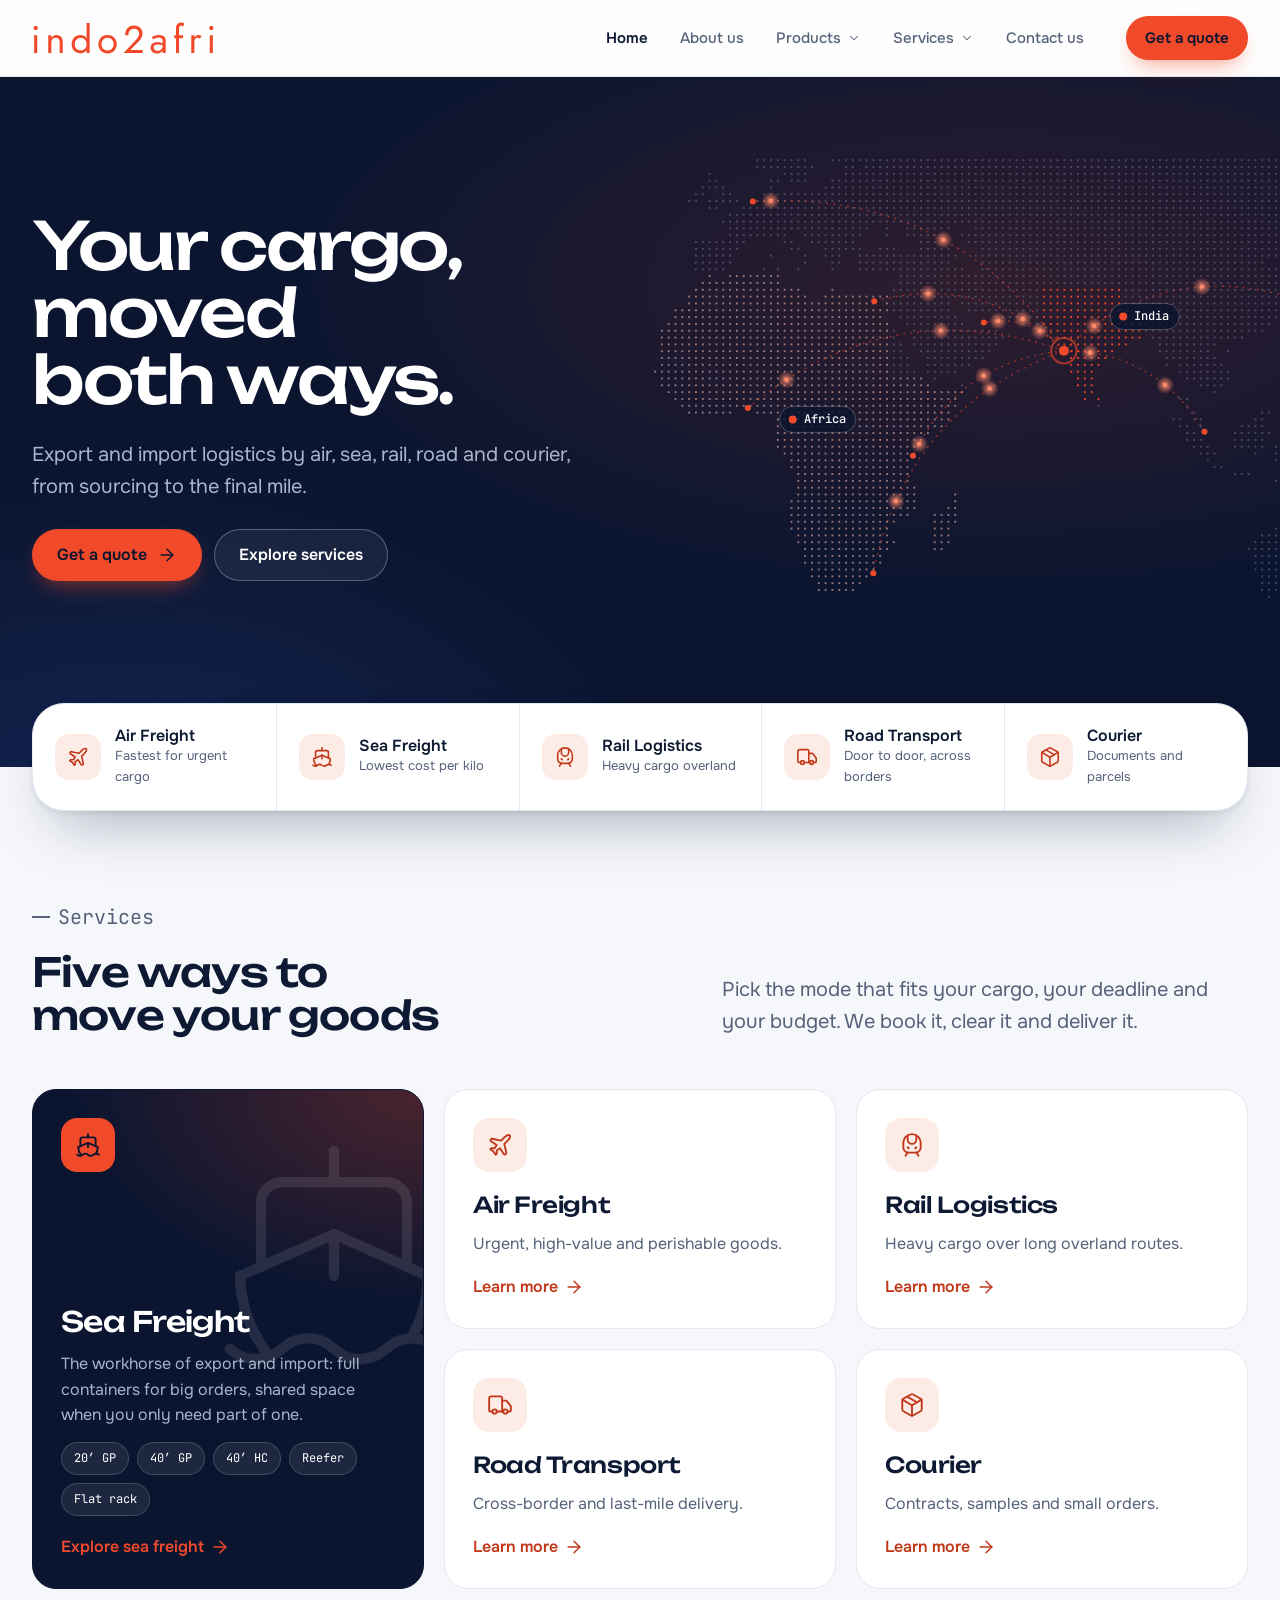
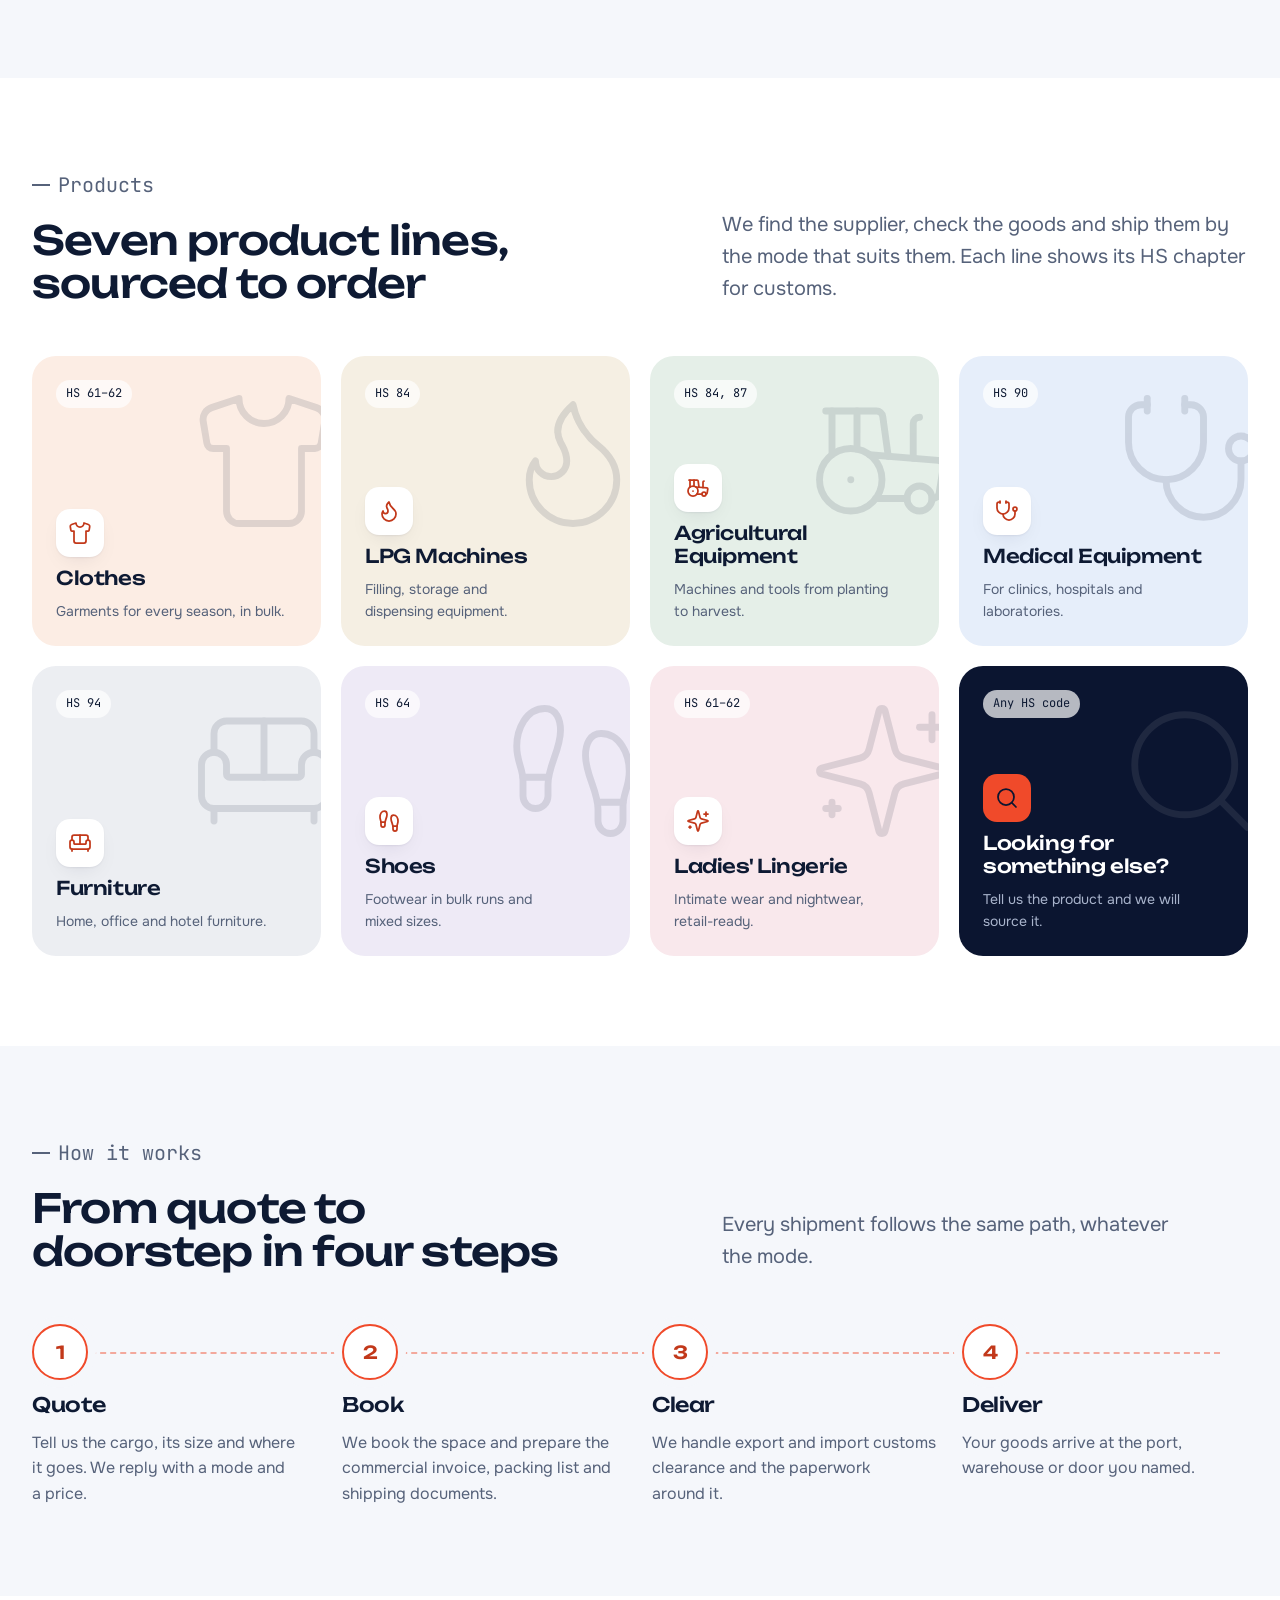
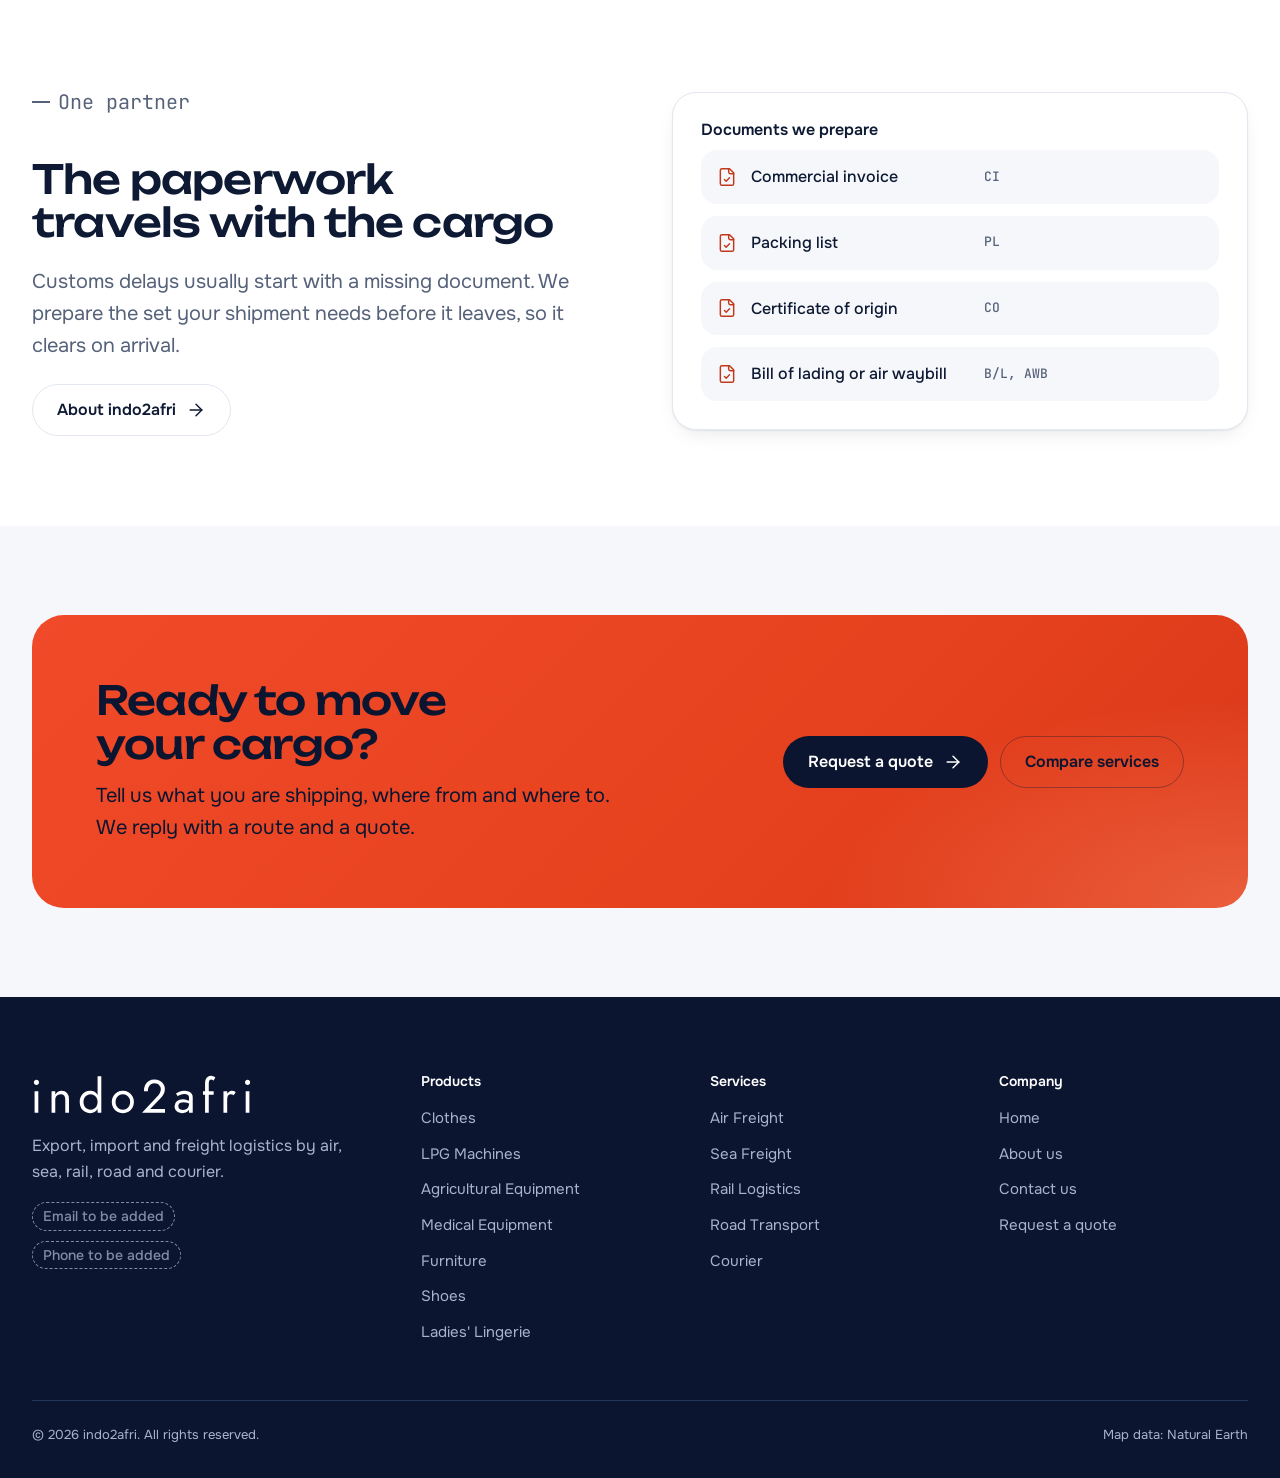
<file: index.html>
<!doctype html>
<html lang="en">
<head>
<meta charset="utf-8">
<meta name="viewport" content="width=device-width, initial-scale=1, viewport-fit=cover">
<title>indo2afri | Export, Import and Freight Logistics</title>
<meta name="claude:viewport-fit-sides" content="cover">
<meta name="description" content="indo2afri handles export and import logistics by air, sea, rail, road and courier, and trades clothes, LPG machines, agricultural and medical equipment, furniture, shoes and lingerie.">
<meta name="theme-color" content="#0B1530">
<meta property="og:title" content="indo2afri | Export, Import and Freight Logistics">
<meta property="og:description" content="indo2afri handles export and import logistics by air, sea, rail, road and courier, and trades clothes, LPG machines, agricultural and medical equipment, furniture, shoes and lingerie.">
<meta property="og:image" content="assets/brand/png/icon-512.png">
<link rel="icon" href="favicon.ico" sizes="48x48">
<link rel="icon" href="assets/brand/icon.svg" type="image/svg+xml">
<link rel="apple-touch-icon" href="assets/brand/png/apple-touch-icon.png">
<link rel="manifest" href="site.webmanifest">
<link rel="preconnect" href="https://fonts.googleapis.com">
<link rel="preconnect" href="https://fonts.gstatic.com" crossorigin>
<link rel="stylesheet" href="https://fonts.googleapis.com/css2?family=JetBrains+Mono:wght@400;500&family=Onest:wght@400;500;600&family=Unbounded:wght@500;600&display=swap">
<link rel="stylesheet" href="assets/css/style.css">
</head>
<body>
<a class="skip" href="#main">Skip to content</a>
<header class="site-header">
  <div class="container">
    <a class="brand" href="index.html" aria-label="indo2afri home"><img src="assets/brand/logo-primary.svg" width="183" height="34" alt="indo2afri"></a>
    <nav class="nav" aria-label="Main">
      <ul class="nav__list">
        <li class="nav__item"><a class="nav__link" href="index.html" aria-current="page">Home</a></li>
        <li class="nav__item"><a class="nav__link" href="about.html">About us</a></li>
        <li class="nav__item"><a class="nav__link" href="products.html">Products<svg class="i" viewBox="0 0 24 24" aria-hidden="true"><path d="m6 9 6 6 6-6" /></svg></a><div class="mega"><ul><li><a href="products.html#clothes"><span class="mega__icon"><svg class="i" viewBox="0 0 24 24" aria-hidden="true"><path d="M20.38 3.46 16 2a4 4 0 0 1-8 0L3.62 3.46a2 2 0 0 0-1.34 2.23l.58 3.47a1 1 0 0 0 .99.84H6v10c0 1.1.9 2 2 2h8a2 2 0 0 0 2-2V10h2.15a1 1 0 0 0 .99-.84l.58-3.47a2 2 0 0 0-1.34-2.23z" /></svg></span><span><strong>Clothes</strong><small>Garments for every season, in bulk.</small></span></a></li><li><a href="products.html#lpg-machines"><span class="mega__icon"><svg class="i" viewBox="0 0 24 24" aria-hidden="true"><path d="M8.5 14.5A2.5 2.5 0 0 0 11 12c0-1.38-.5-2-1-3-1.072-2.143-.224-4.054 2-6 .5 2.5 2 4.9 4 6.5 2 1.6 3 3.5 3 5.5a7 7 0 1 1-14 0c0-1.153.433-2.294 1-3a2.5 2.5 0 0 0 2.5 2.5z" /></svg></span><span><strong>LPG Machines</strong><small>Filling, storage and dispensing equipment.</small></span></a></li><li><a href="products.html#agricultural-equipment"><span class="mega__icon"><svg class="i" viewBox="0 0 24 24" aria-hidden="true"><path d="m10 11 11 .9a1 1 0 0 1 .8 1.1l-.665 4.158a1 1 0 0 1-.988.842H20" /><path d="M16 18h-5" /><path d="M18 5a1 1 0 0 0-1 1v5.573" /><path d="M3 4h8.129a1 1 0 0 1 .99.863L13 11.246" /><path d="M4 11V4" /><path d="M7 15h.01" /><path d="M8 10.1V4" /><circle cx="18" cy="18" r="2" /><circle cx="7" cy="15" r="5" /></svg></span><span><strong>Agricultural Equipment</strong><small>Machines and tools from planting to harvest.</small></span></a></li><li><a href="products.html#medical-equipment"><span class="mega__icon"><svg class="i" viewBox="0 0 24 24" aria-hidden="true"><path d="M11 2v2" /><path d="M5 2v2" /><path d="M5 3H4a2 2 0 0 0-2 2v4a6 6 0 0 0 12 0V5a2 2 0 0 0-2-2h-1" /><path d="M8 15a6 6 0 0 0 12 0v-3" /><circle cx="20" cy="10" r="2" /></svg></span><span><strong>Medical Equipment</strong><small>For clinics, hospitals and laboratories.</small></span></a></li><li><a href="products.html#furniture"><span class="mega__icon"><svg class="i" viewBox="0 0 24 24" aria-hidden="true"><path d="M20 9V6a2 2 0 0 0-2-2H6a2 2 0 0 0-2 2v3" /><path d="M2 16a2 2 0 0 0 2 2h16a2 2 0 0 0 2-2v-5a2 2 0 0 0-4 0v1.5a.5.5 0 0 1-.5.5h-11a.5.5 0 0 1-.5-.5V11a2 2 0 0 0-4 0z" /><path d="M4 18v2" /><path d="M20 18v2" /><path d="M12 4v9" /></svg></span><span><strong>Furniture</strong><small>Home, office and hotel furniture.</small></span></a></li><li><a href="products.html#shoes"><span class="mega__icon"><svg class="i" viewBox="0 0 24 24" aria-hidden="true"><path d="M4 16v-2.38C4 11.5 2.97 10.5 3 8c.03-2.72 1.49-6 4.5-6C9.37 2 10 3.8 10 5.5c0 3.11-2 5.66-2 8.68V16a2 2 0 1 1-4 0Z" /><path d="M20 20v-2.38c0-2.12 1.03-3.12 1-5.62-.03-2.72-1.49-6-4.5-6C14.63 6 14 7.8 14 9.5c0 3.11 2 5.66 2 8.68V20a2 2 0 1 0 4 0Z" /><path d="M16 17h4" /><path d="M4 13h4" /></svg></span><span><strong>Shoes</strong><small>Footwear in bulk runs and mixed sizes.</small></span></a></li><li><a href="products.html#ladies-lingerie"><span class="mega__icon"><svg class="i" viewBox="0 0 24 24" aria-hidden="true"><path d="M9.937 15.5A2 2 0 0 0 8.5 14.063l-6.135-1.582a.5.5 0 0 1 0-.962L8.5 9.936A2 2 0 0 0 9.937 8.5l1.582-6.135a.5.5 0 0 1 .963 0L14.063 8.5A2 2 0 0 0 15.5 9.937l6.135 1.581a.5.5 0 0 1 0 .964L15.5 14.063a2 2 0 0 0-1.437 1.437l-1.582 6.135a.5.5 0 0 1-.963 0z" /><path d="M20 3v4" /><path d="M22 5h-4" /><path d="M4 17v2" /><path d="M5 18H3" /></svg></span><span><strong>Ladies' Lingerie</strong><small>Intimate wear and nightwear, retail-ready.</small></span></a></li></ul></div></li>
        <li class="nav__item"><a class="nav__link" href="services.html">Services<svg class="i" viewBox="0 0 24 24" aria-hidden="true"><path d="m6 9 6 6 6-6" /></svg></a><div class="mega"><ul><li><a href="services.html#air-freight"><span class="mega__icon"><svg class="i" viewBox="0 0 24 24" aria-hidden="true"><path d="M17.8 19.2 16 11l3.5-3.5C21 6 21.5 4 21 3c-1-.5-3 0-4.5 1.5L13 8 4.8 6.2c-.5-.1-.9.1-1.1.5l-.3.5c-.2.5-.1 1 .3 1.3L9 12l-2 3H4l-1 1 3 2 2 3 1-1v-3l3-2 3.5 5.3c.3.4.8.5 1.3.3l.5-.2c.4-.3.6-.7.5-1.2z" /></svg></span><span><strong>Air Freight</strong><small>Fastest for urgent cargo</small></span></a></li><li><a href="services.html#sea-freight"><span class="mega__icon"><svg class="i" viewBox="0 0 24 24" aria-hidden="true"><path d="M2 21c.6.5 1.2 1 2.5 1 2.5 0 2.5-2 5-2 1.3 0 1.9.5 2.5 1 .6.5 1.2 1 2.5 1 2.5 0 2.5-2 5-2 1.3 0 1.9.5 2.5 1" /><path d="M19.38 20A11.6 11.6 0 0 0 21 14l-9-4-9 4c0 2.9.94 5.34 2.81 7.76" /><path d="M19 13V7a2 2 0 0 0-2-2H7a2 2 0 0 0-2 2v6" /><path d="M12 10v4" /><path d="M12 2v3" /></svg></span><span><strong>Sea Freight</strong><small>Lowest cost per kilo</small></span></a></li><li><a href="services.html#rail-logistics"><span class="mega__icon"><svg class="i" viewBox="0 0 24 24" aria-hidden="true"><path d="M8 3.1V7a4 4 0 0 0 8 0V3.1" /><path d="m9 15-1-1" /><path d="m15 15 1-1" /><path d="M9 19c-2.8 0-5-2.2-5-5v-4a8 8 0 0 1 16 0v4c0 2.8-2.2 5-5 5Z" /><path d="m8 19-2 3" /><path d="m16 19 2 3" /></svg></span><span><strong>Rail Logistics</strong><small>Heavy cargo overland</small></span></a></li><li><a href="services.html#road-transport"><span class="mega__icon"><svg class="i" viewBox="0 0 24 24" aria-hidden="true"><path d="M14 18V6a2 2 0 0 0-2-2H4a2 2 0 0 0-2 2v11a1 1 0 0 0 1 1h2" /><path d="M15 18H9" /><path d="M19 18h2a1 1 0 0 0 1-1v-3.65a1 1 0 0 0-.22-.624l-3.48-4.35A1 1 0 0 0 17.52 8H14" /><circle cx="17" cy="18" r="2" /><circle cx="7" cy="18" r="2" /></svg></span><span><strong>Road Transport</strong><small>Door to door, across borders</small></span></a></li><li><a href="services.html#courier"><span class="mega__icon"><svg class="i" viewBox="0 0 24 24" aria-hidden="true"><path d="M11 21.73a2 2 0 0 0 2 0l7-4A2 2 0 0 0 21 16V8a2 2 0 0 0-1-1.73l-7-4a2 2 0 0 0-2 0l-7 4A2 2 0 0 0 3 8v8a2 2 0 0 0 1 1.73z" /><path d="M12 22V12" /><path d="m3.3 7 7.703 4.734a2 2 0 0 0 1.994 0L20.7 7" /><path d="m7.5 4.27 9 5.15" /></svg></span><span><strong>Courier</strong><small>Documents and parcels</small></span></a></li></ul></div></li>
        <li class="nav__item"><a class="nav__link" href="contact.html">Contact us</a></li>
      </ul>
      <a class="btn btn--primary btn--sm" href="contact.html">Get a quote</a>
    </nav>
    <details class="menu">
      <summary><svg class="i" viewBox="0 0 24 24" aria-hidden="true"><line x1="4" x2="20" y1="12" y2="12" /><line x1="4" x2="20" y1="6" y2="6" /><line x1="4" x2="20" y1="18" y2="18" /></svg>Menu</summary>
      <nav class="menu__panel" aria-label="Main, mobile">
        <ul>
          <li><a href="index.html">Home</a></li>
          <li><a href="about.html">About us</a></li>
          <li><a href="products.html">Products</a><ul><li><a href="products.html#clothes">Clothes</a></li><li><a href="products.html#lpg-machines">LPG Machines</a></li><li><a href="products.html#agricultural-equipment">Agricultural Equipment</a></li><li><a href="products.html#medical-equipment">Medical Equipment</a></li><li><a href="products.html#furniture">Furniture</a></li><li><a href="products.html#shoes">Shoes</a></li><li><a href="products.html#ladies-lingerie">Ladies' Lingerie</a></li></ul></li>
          <li><a href="services.html">Services</a><ul><li><a href="services.html#air-freight">Air Freight</a></li><li><a href="services.html#sea-freight">Sea Freight</a></li><li><a href="services.html#rail-logistics">Rail Logistics</a></li><li><a href="services.html#road-transport">Road Transport</a></li><li><a href="services.html#courier">Courier</a></li></ul></li>
          <li><a href="contact.html">Contact us</a></li>
        </ul>
        <a class="btn btn--primary" href="contact.html">Get a quote</a>
      </nav>
    </details>
  </div>
</header>
<main id="main">
<section class="hero">
  <div class="container">
    <div class="hero__text">
      <h1>Your cargo, moved both ways.</h1>
      <p class="hero__lead">Export and import logistics by air, sea, rail, road and courier, from sourcing to the final mile.</p>
      <div class="actions"><a class="btn btn--primary" href="contact.html">Get a quote<svg class="i" viewBox="0 0 24 24" aria-hidden="true"><path d="M5 12h14" /><path d="m12 5 7 7-7 7" /></svg></a><a class="btn btn--glass" href="services.html">Explore services</a></div>
    </div>
    <div class="hero__map"><canvas data-map="hero" role="img" aria-label="Map of trade lanes running between India, Africa, Europe, the Gulf and Asia"></canvas></div>
  </div>
</section>
<div class="modes"><div class="container"><ul aria-label="Freight modes"><li><a href="services.html#air-freight"><span class="badge"><svg class="i" viewBox="0 0 24 24" aria-hidden="true"><path d="M17.8 19.2 16 11l3.5-3.5C21 6 21.5 4 21 3c-1-.5-3 0-4.5 1.5L13 8 4.8 6.2c-.5-.1-.9.1-1.1.5l-.3.5c-.2.5-.1 1 .3 1.3L9 12l-2 3H4l-1 1 3 2 2 3 1-1v-3l3-2 3.5 5.3c.3.4.8.5 1.3.3l.5-.2c.4-.3.6-.7.5-1.2z" /></svg></span><span><strong>Air Freight</strong><small>Fastest for urgent cargo</small></span></a></li><li><a href="services.html#sea-freight"><span class="badge"><svg class="i" viewBox="0 0 24 24" aria-hidden="true"><path d="M2 21c.6.5 1.2 1 2.5 1 2.5 0 2.5-2 5-2 1.3 0 1.9.5 2.5 1 .6.5 1.2 1 2.5 1 2.5 0 2.5-2 5-2 1.3 0 1.9.5 2.5 1" /><path d="M19.38 20A11.6 11.6 0 0 0 21 14l-9-4-9 4c0 2.9.94 5.34 2.81 7.76" /><path d="M19 13V7a2 2 0 0 0-2-2H7a2 2 0 0 0-2 2v6" /><path d="M12 10v4" /><path d="M12 2v3" /></svg></span><span><strong>Sea Freight</strong><small>Lowest cost per kilo</small></span></a></li><li><a href="services.html#rail-logistics"><span class="badge"><svg class="i" viewBox="0 0 24 24" aria-hidden="true"><path d="M8 3.1V7a4 4 0 0 0 8 0V3.1" /><path d="m9 15-1-1" /><path d="m15 15 1-1" /><path d="M9 19c-2.8 0-5-2.2-5-5v-4a8 8 0 0 1 16 0v4c0 2.8-2.2 5-5 5Z" /><path d="m8 19-2 3" /><path d="m16 19 2 3" /></svg></span><span><strong>Rail Logistics</strong><small>Heavy cargo overland</small></span></a></li><li><a href="services.html#road-transport"><span class="badge"><svg class="i" viewBox="0 0 24 24" aria-hidden="true"><path d="M14 18V6a2 2 0 0 0-2-2H4a2 2 0 0 0-2 2v11a1 1 0 0 0 1 1h2" /><path d="M15 18H9" /><path d="M19 18h2a1 1 0 0 0 1-1v-3.65a1 1 0 0 0-.22-.624l-3.48-4.35A1 1 0 0 0 17.52 8H14" /><circle cx="17" cy="18" r="2" /><circle cx="7" cy="18" r="2" /></svg></span><span><strong>Road Transport</strong><small>Door to door, across borders</small></span></a></li><li><a href="services.html#courier"><span class="badge"><svg class="i" viewBox="0 0 24 24" aria-hidden="true"><path d="M11 21.73a2 2 0 0 0 2 0l7-4A2 2 0 0 0 21 16V8a2 2 0 0 0-1-1.73l-7-4a2 2 0 0 0-2 0l-7 4A2 2 0 0 0 3 8v8a2 2 0 0 0 1 1.73z" /><path d="M12 22V12" /><path d="m3.3 7 7.703 4.734a2 2 0 0 0 1.994 0L20.7 7" /><path d="m7.5 4.27 9 5.15" /></svg></span><span><strong>Courier</strong><small>Documents and parcels</small></span></a></li></ul></div></div>

<section class="section" aria-labelledby="svc-head">
  <div class="container">
    <div class="section-head"><div><p class="kicker">Services</p><h2 id="svc-head">Five ways to move your goods</h2></div><p>Pick the mode that fits your cargo, your deadline and your budget. We book it, clear it and deliver it.</p></div>
    <div class="bento"><a class="svc svc--feature" href="services.html#sea-freight">
  <svg class="i svc__art" viewBox="0 0 24 24" aria-hidden="true"><path d="M2 21c.6.5 1.2 1 2.5 1 2.5 0 2.5-2 5-2 1.3 0 1.9.5 2.5 1 .6.5 1.2 1 2.5 1 2.5 0 2.5-2 5-2 1.3 0 1.9.5 2.5 1" /><path d="M19.38 20A11.6 11.6 0 0 0 21 14l-9-4-9 4c0 2.9.94 5.34 2.81 7.76" /><path d="M19 13V7a2 2 0 0 0-2-2H7a2 2 0 0 0-2 2v6" /><path d="M12 10v4" /><path d="M12 2v3" /></svg>
  <span class="svc__icon"><svg class="i" viewBox="0 0 24 24" aria-hidden="true"><path d="M2 21c.6.5 1.2 1 2.5 1 2.5 0 2.5-2 5-2 1.3 0 1.9.5 2.5 1 .6.5 1.2 1 2.5 1 2.5 0 2.5-2 5-2 1.3 0 1.9.5 2.5 1" /><path d="M19.38 20A11.6 11.6 0 0 0 21 14l-9-4-9 4c0 2.9.94 5.34 2.81 7.76" /><path d="M19 13V7a2 2 0 0 0-2-2H7a2 2 0 0 0-2 2v6" /><path d="M12 10v4" /><path d="M12 2v3" /></svg></span>
  <h3>Sea Freight</h3>
  <p>The workhorse of export and import: full containers for big orders, shared space when you only need part of one.</p>
  <div class="chips"><span class="chip">20′ GP</span><span class="chip">40′ GP</span><span class="chip">40′ HC</span><span class="chip">Reefer</span><span class="chip">Flat rack</span></div>
  <span class="text-link">Explore sea freight<svg class="i" viewBox="0 0 24 24" aria-hidden="true"><path d="M5 12h14" /><path d="m12 5 7 7-7 7" /></svg></span>
</a><a class="svc" href="services.html#air-freight">
  <span class="svc__icon"><svg class="i" viewBox="0 0 24 24" aria-hidden="true"><path d="M17.8 19.2 16 11l3.5-3.5C21 6 21.5 4 21 3c-1-.5-3 0-4.5 1.5L13 8 4.8 6.2c-.5-.1-.9.1-1.1.5l-.3.5c-.2.5-.1 1 .3 1.3L9 12l-2 3H4l-1 1 3 2 2 3 1-1v-3l3-2 3.5 5.3c.3.4.8.5 1.3.3l.5-.2c.4-.3.6-.7.5-1.2z" /></svg></span>
  <h3>Air Freight</h3>
  <p>Urgent, high-value and perishable goods.</p>
  <span class="text-link">Learn more<svg class="i" viewBox="0 0 24 24" aria-hidden="true"><path d="M5 12h14" /><path d="m12 5 7 7-7 7" /></svg></span>
</a><a class="svc" href="services.html#rail-logistics">
  <span class="svc__icon"><svg class="i" viewBox="0 0 24 24" aria-hidden="true"><path d="M8 3.1V7a4 4 0 0 0 8 0V3.1" /><path d="m9 15-1-1" /><path d="m15 15 1-1" /><path d="M9 19c-2.8 0-5-2.2-5-5v-4a8 8 0 0 1 16 0v4c0 2.8-2.2 5-5 5Z" /><path d="m8 19-2 3" /><path d="m16 19 2 3" /></svg></span>
  <h3>Rail Logistics</h3>
  <p>Heavy cargo over long overland routes.</p>
  <span class="text-link">Learn more<svg class="i" viewBox="0 0 24 24" aria-hidden="true"><path d="M5 12h14" /><path d="m12 5 7 7-7 7" /></svg></span>
</a><a class="svc" href="services.html#road-transport">
  <span class="svc__icon"><svg class="i" viewBox="0 0 24 24" aria-hidden="true"><path d="M14 18V6a2 2 0 0 0-2-2H4a2 2 0 0 0-2 2v11a1 1 0 0 0 1 1h2" /><path d="M15 18H9" /><path d="M19 18h2a1 1 0 0 0 1-1v-3.65a1 1 0 0 0-.22-.624l-3.48-4.35A1 1 0 0 0 17.52 8H14" /><circle cx="17" cy="18" r="2" /><circle cx="7" cy="18" r="2" /></svg></span>
  <h3>Road Transport</h3>
  <p>Cross-border and last-mile delivery.</p>
  <span class="text-link">Learn more<svg class="i" viewBox="0 0 24 24" aria-hidden="true"><path d="M5 12h14" /><path d="m12 5 7 7-7 7" /></svg></span>
</a><a class="svc" href="services.html#courier">
  <span class="svc__icon"><svg class="i" viewBox="0 0 24 24" aria-hidden="true"><path d="M11 21.73a2 2 0 0 0 2 0l7-4A2 2 0 0 0 21 16V8a2 2 0 0 0-1-1.73l-7-4a2 2 0 0 0-2 0l-7 4A2 2 0 0 0 3 8v8a2 2 0 0 0 1 1.73z" /><path d="M12 22V12" /><path d="m3.3 7 7.703 4.734a2 2 0 0 0 1.994 0L20.7 7" /><path d="m7.5 4.27 9 5.15" /></svg></span>
  <h3>Courier</h3>
  <p>Contracts, samples and small orders.</p>
  <span class="text-link">Learn more<svg class="i" viewBox="0 0 24 24" aria-hidden="true"><path d="M5 12h14" /><path d="m12 5 7 7-7 7" /></svg></span>
</a></div>
  </div>
</section>

<section class="section section--white" aria-labelledby="prod-head">
  <div class="container">
    <div class="section-head"><div><p class="kicker">Products</p><h2 id="prod-head">Seven product lines, sourced to order</h2></div><p>We find the supplier, check the goods and ship them by the mode that suits them. Each line shows its HS chapter for customs.</p></div>
    <div class="products"><a class="prod" style="--tint: var(--tint-peach)" href="products.html#clothes">
  <span class="prod__code">HS 61–62</span>
  <svg class="i prod__icon" viewBox="0 0 24 24" aria-hidden="true"><path d="M20.38 3.46 16 2a4 4 0 0 1-8 0L3.62 3.46a2 2 0 0 0-1.34 2.23l.58 3.47a1 1 0 0 0 .99.84H6v10c0 1.1.9 2 2 2h8a2 2 0 0 0 2-2V10h2.15a1 1 0 0 0 .99-.84l.58-3.47a2 2 0 0 0-1.34-2.23z" /></svg>
  <span class="prod__mini"><svg class="i" viewBox="0 0 24 24" aria-hidden="true"><path d="M20.38 3.46 16 2a4 4 0 0 1-8 0L3.62 3.46a2 2 0 0 0-1.34 2.23l.58 3.47a1 1 0 0 0 .99.84H6v10c0 1.1.9 2 2 2h8a2 2 0 0 0 2-2V10h2.15a1 1 0 0 0 .99-.84l.58-3.47a2 2 0 0 0-1.34-2.23z" /></svg></span>
  <h3>Clothes</h3>
  <p>Garments for every season, in bulk.</p>
</a><a class="prod" style="--tint: var(--tint-sand)" href="products.html#lpg-machines">
  <span class="prod__code">HS 84</span>
  <svg class="i prod__icon" viewBox="0 0 24 24" aria-hidden="true"><path d="M8.5 14.5A2.5 2.5 0 0 0 11 12c0-1.38-.5-2-1-3-1.072-2.143-.224-4.054 2-6 .5 2.5 2 4.9 4 6.5 2 1.6 3 3.5 3 5.5a7 7 0 1 1-14 0c0-1.153.433-2.294 1-3a2.5 2.5 0 0 0 2.5 2.5z" /></svg>
  <span class="prod__mini"><svg class="i" viewBox="0 0 24 24" aria-hidden="true"><path d="M8.5 14.5A2.5 2.5 0 0 0 11 12c0-1.38-.5-2-1-3-1.072-2.143-.224-4.054 2-6 .5 2.5 2 4.9 4 6.5 2 1.6 3 3.5 3 5.5a7 7 0 1 1-14 0c0-1.153.433-2.294 1-3a2.5 2.5 0 0 0 2.5 2.5z" /></svg></span>
  <h3>LPG Machines</h3>
  <p>Filling, storage and dispensing equipment.</p>
</a><a class="prod" style="--tint: var(--tint-sage)" href="products.html#agricultural-equipment">
  <span class="prod__code">HS 84, 87</span>
  <svg class="i prod__icon" viewBox="0 0 24 24" aria-hidden="true"><path d="m10 11 11 .9a1 1 0 0 1 .8 1.1l-.665 4.158a1 1 0 0 1-.988.842H20" /><path d="M16 18h-5" /><path d="M18 5a1 1 0 0 0-1 1v5.573" /><path d="M3 4h8.129a1 1 0 0 1 .99.863L13 11.246" /><path d="M4 11V4" /><path d="M7 15h.01" /><path d="M8 10.1V4" /><circle cx="18" cy="18" r="2" /><circle cx="7" cy="15" r="5" /></svg>
  <span class="prod__mini"><svg class="i" viewBox="0 0 24 24" aria-hidden="true"><path d="m10 11 11 .9a1 1 0 0 1 .8 1.1l-.665 4.158a1 1 0 0 1-.988.842H20" /><path d="M16 18h-5" /><path d="M18 5a1 1 0 0 0-1 1v5.573" /><path d="M3 4h8.129a1 1 0 0 1 .99.863L13 11.246" /><path d="M4 11V4" /><path d="M7 15h.01" /><path d="M8 10.1V4" /><circle cx="18" cy="18" r="2" /><circle cx="7" cy="15" r="5" /></svg></span>
  <h3>Agricultural Equipment</h3>
  <p>Machines and tools from planting to harvest.</p>
</a><a class="prod" style="--tint: var(--tint-sky)" href="products.html#medical-equipment">
  <span class="prod__code">HS 90</span>
  <svg class="i prod__icon" viewBox="0 0 24 24" aria-hidden="true"><path d="M11 2v2" /><path d="M5 2v2" /><path d="M5 3H4a2 2 0 0 0-2 2v4a6 6 0 0 0 12 0V5a2 2 0 0 0-2-2h-1" /><path d="M8 15a6 6 0 0 0 12 0v-3" /><circle cx="20" cy="10" r="2" /></svg>
  <span class="prod__mini"><svg class="i" viewBox="0 0 24 24" aria-hidden="true"><path d="M11 2v2" /><path d="M5 2v2" /><path d="M5 3H4a2 2 0 0 0-2 2v4a6 6 0 0 0 12 0V5a2 2 0 0 0-2-2h-1" /><path d="M8 15a6 6 0 0 0 12 0v-3" /><circle cx="20" cy="10" r="2" /></svg></span>
  <h3>Medical Equipment</h3>
  <p>For clinics, hospitals and laboratories.</p>
</a><a class="prod" style="--tint: var(--tint-stone)" href="products.html#furniture">
  <span class="prod__code">HS 94</span>
  <svg class="i prod__icon" viewBox="0 0 24 24" aria-hidden="true"><path d="M20 9V6a2 2 0 0 0-2-2H6a2 2 0 0 0-2 2v3" /><path d="M2 16a2 2 0 0 0 2 2h16a2 2 0 0 0 2-2v-5a2 2 0 0 0-4 0v1.5a.5.5 0 0 1-.5.5h-11a.5.5 0 0 1-.5-.5V11a2 2 0 0 0-4 0z" /><path d="M4 18v2" /><path d="M20 18v2" /><path d="M12 4v9" /></svg>
  <span class="prod__mini"><svg class="i" viewBox="0 0 24 24" aria-hidden="true"><path d="M20 9V6a2 2 0 0 0-2-2H6a2 2 0 0 0-2 2v3" /><path d="M2 16a2 2 0 0 0 2 2h16a2 2 0 0 0 2-2v-5a2 2 0 0 0-4 0v1.5a.5.5 0 0 1-.5.5h-11a.5.5 0 0 1-.5-.5V11a2 2 0 0 0-4 0z" /><path d="M4 18v2" /><path d="M20 18v2" /><path d="M12 4v9" /></svg></span>
  <h3>Furniture</h3>
  <p>Home, office and hotel furniture.</p>
</a><a class="prod" style="--tint: var(--tint-lilac)" href="products.html#shoes">
  <span class="prod__code">HS 64</span>
  <svg class="i prod__icon" viewBox="0 0 24 24" aria-hidden="true"><path d="M4 16v-2.38C4 11.5 2.97 10.5 3 8c.03-2.72 1.49-6 4.5-6C9.37 2 10 3.8 10 5.5c0 3.11-2 5.66-2 8.68V16a2 2 0 1 1-4 0Z" /><path d="M20 20v-2.38c0-2.12 1.03-3.12 1-5.62-.03-2.72-1.49-6-4.5-6C14.63 6 14 7.8 14 9.5c0 3.11 2 5.66 2 8.68V20a2 2 0 1 0 4 0Z" /><path d="M16 17h4" /><path d="M4 13h4" /></svg>
  <span class="prod__mini"><svg class="i" viewBox="0 0 24 24" aria-hidden="true"><path d="M4 16v-2.38C4 11.5 2.97 10.5 3 8c.03-2.72 1.49-6 4.5-6C9.37 2 10 3.8 10 5.5c0 3.11-2 5.66-2 8.68V16a2 2 0 1 1-4 0Z" /><path d="M20 20v-2.38c0-2.12 1.03-3.12 1-5.62-.03-2.72-1.49-6-4.5-6C14.63 6 14 7.8 14 9.5c0 3.11 2 5.66 2 8.68V20a2 2 0 1 0 4 0Z" /><path d="M16 17h4" /><path d="M4 13h4" /></svg></span>
  <h3>Shoes</h3>
  <p>Footwear in bulk runs and mixed sizes.</p>
</a><a class="prod" style="--tint: var(--tint-rose)" href="products.html#ladies-lingerie">
  <span class="prod__code">HS 61–62</span>
  <svg class="i prod__icon" viewBox="0 0 24 24" aria-hidden="true"><path d="M9.937 15.5A2 2 0 0 0 8.5 14.063l-6.135-1.582a.5.5 0 0 1 0-.962L8.5 9.936A2 2 0 0 0 9.937 8.5l1.582-6.135a.5.5 0 0 1 .963 0L14.063 8.5A2 2 0 0 0 15.5 9.937l6.135 1.581a.5.5 0 0 1 0 .964L15.5 14.063a2 2 0 0 0-1.437 1.437l-1.582 6.135a.5.5 0 0 1-.963 0z" /><path d="M20 3v4" /><path d="M22 5h-4" /><path d="M4 17v2" /><path d="M5 18H3" /></svg>
  <span class="prod__mini"><svg class="i" viewBox="0 0 24 24" aria-hidden="true"><path d="M9.937 15.5A2 2 0 0 0 8.5 14.063l-6.135-1.582a.5.5 0 0 1 0-.962L8.5 9.936A2 2 0 0 0 9.937 8.5l1.582-6.135a.5.5 0 0 1 .963 0L14.063 8.5A2 2 0 0 0 15.5 9.937l6.135 1.581a.5.5 0 0 1 0 .964L15.5 14.063a2 2 0 0 0-1.437 1.437l-1.582 6.135a.5.5 0 0 1-.963 0z" /><path d="M20 3v4" /><path d="M22 5h-4" /><path d="M4 17v2" /><path d="M5 18H3" /></svg></span>
  <h3>Ladies' Lingerie</h3>
  <p>Intimate wear and nightwear, retail-ready.</p>
</a><a class="prod prod--ask" href="contact.html">
  <span class="prod__code">Any HS code</span>
  <svg class="i prod__icon" viewBox="0 0 24 24" aria-hidden="true"><circle cx="11" cy="11" r="8" /><path d="m21 21-4.3-4.3" /></svg>
  <span class="prod__mini"><svg class="i" viewBox="0 0 24 24" aria-hidden="true"><circle cx="11" cy="11" r="8" /><path d="m21 21-4.3-4.3" /></svg></span>
  <h3>Looking for something else?</h3>
  <p>Tell us the product and we will source it.</p>
</a></div>
  </div>
</section>

<section class="section" aria-labelledby="how-head">
  <div class="container">
    <div class="section-head"><div><p class="kicker">How it works</p><h2 id="how-head">From quote to doorstep in four steps</h2></div><p>Every shipment follows the same path, whatever the mode.</p></div>
    <ol class="steps">
      <li class="step"><span class="step__num">1</span><h3>Quote</h3><p>Tell us the cargo, its size and where it goes. We reply with a mode and a price.</p></li>
      <li class="step"><span class="step__num">2</span><h3>Book</h3><p>We book the space and prepare the commercial invoice, packing list and shipping documents.</p></li>
      <li class="step"><span class="step__num">3</span><h3>Clear</h3><p>We handle export and import customs clearance and the paperwork around it.</p></li>
      <li class="step"><span class="step__num">4</span><h3>Deliver</h3><p>Your goods arrive at the port, warehouse or door you named.</p></li>
    </ol>
  </div>
</section>

<section class="section section--white" aria-labelledby="one-head">
  <div class="container split">
    <div class="split__text">
      <p class="kicker">One partner</p>
      <h2 id="one-head">The paperwork travels with the cargo</h2>
      <p>Customs delays usually start with a missing document. We prepare the set your shipment needs before it leaves, so it clears on arrival.</p>
      <div><a class="btn btn--ghost" href="about.html">About indo2afri<svg class="i" viewBox="0 0 24 24" aria-hidden="true"><path d="M5 12h14" /><path d="m12 5 7 7-7 7" /></svg></a></div>
    </div>
    <div class="doclist">
      <h3>Documents we prepare</h3>
      <div class="doc"><svg class="i" viewBox="0 0 24 24" aria-hidden="true"><path d="M15 2H6a2 2 0 0 0-2 2v16a2 2 0 0 0 2 2h12a2 2 0 0 0 2-2V7Z" /><path d="M14 2v4a2 2 0 0 0 2 2h4" /><path d="m9 15 2 2 4-4" /></svg><span>Commercial invoice</span><span class="mono">CI</span></div>
      <div class="doc"><svg class="i" viewBox="0 0 24 24" aria-hidden="true"><path d="M15 2H6a2 2 0 0 0-2 2v16a2 2 0 0 0 2 2h12a2 2 0 0 0 2-2V7Z" /><path d="M14 2v4a2 2 0 0 0 2 2h4" /><path d="m9 15 2 2 4-4" /></svg><span>Packing list</span><span class="mono">PL</span></div>
      <div class="doc"><svg class="i" viewBox="0 0 24 24" aria-hidden="true"><path d="M15 2H6a2 2 0 0 0-2 2v16a2 2 0 0 0 2 2h12a2 2 0 0 0 2-2V7Z" /><path d="M14 2v4a2 2 0 0 0 2 2h4" /><path d="m9 15 2 2 4-4" /></svg><span>Certificate of origin</span><span class="mono">CO</span></div>
      <div class="doc"><svg class="i" viewBox="0 0 24 24" aria-hidden="true"><path d="M15 2H6a2 2 0 0 0-2 2v16a2 2 0 0 0 2 2h12a2 2 0 0 0 2-2V7Z" /><path d="M14 2v4a2 2 0 0 0 2 2h4" /><path d="m9 15 2 2 4-4" /></svg><span>Bill of lading or air waybill</span><span class="mono">B/L, AWB</span></div>
    </div>
  </div>
</section>

<section class="section">
  <div class="container">
    <div class="cta">
      <div><h2>Ready to move your cargo?</h2><p>Tell us what you are shipping, where from and where to. We reply with a route and a quote.</p></div>
      <div class="actions"><a class="btn btn--dark" href="contact.html">Request a quote<svg class="i" viewBox="0 0 24 24" aria-hidden="true"><path d="M5 12h14" /><path d="m12 5 7 7-7 7" /></svg></a><a class="btn btn--line" href="services.html">Compare services</a></div>
    </div>
  </div>
</section>
</main>
<footer class="site-footer">
  <div class="container">
    <div class="footer__top">
      <div class="footer__brand">
        <a href="index.html" aria-label="indo2afri home"><img src="assets/brand/logo-white.svg" width="200" height="37" alt="indo2afri"></a>
        <p>Export, import and freight logistics by air, sea, rail, road and courier.</p>
        <ul><li><span class="todo">Email to be added</span></li><li><span class="todo">Phone to be added</span></li></ul>
      </div>
      <div><h2>Products</h2><ul><li><a href="products.html#clothes">Clothes</a></li><li><a href="products.html#lpg-machines">LPG Machines</a></li><li><a href="products.html#agricultural-equipment">Agricultural Equipment</a></li><li><a href="products.html#medical-equipment">Medical Equipment</a></li><li><a href="products.html#furniture">Furniture</a></li><li><a href="products.html#shoes">Shoes</a></li><li><a href="products.html#ladies-lingerie">Ladies' Lingerie</a></li></ul></div>
      <div><h2>Services</h2><ul><li><a href="services.html#air-freight">Air Freight</a></li><li><a href="services.html#sea-freight">Sea Freight</a></li><li><a href="services.html#rail-logistics">Rail Logistics</a></li><li><a href="services.html#road-transport">Road Transport</a></li><li><a href="services.html#courier">Courier</a></li></ul></div>
      <div><h2>Company</h2><ul><li><a href="index.html">Home</a></li><li><a href="about.html">About us</a></li><li><a href="contact.html">Contact us</a></li><li><a href="contact.html">Request a quote</a></li></ul></div>
    </div>
    <div class="footer__bottom">
      <p>&copy; 2026 indo2afri. All rights reserved.</p>
      <p>Map data: Natural Earth</p>
    </div>
  </div>
</footer>
<script src="assets/js/land-dots.js"></script>
<script src="assets/js/main.js"></script>
</body>
</html>
</file>
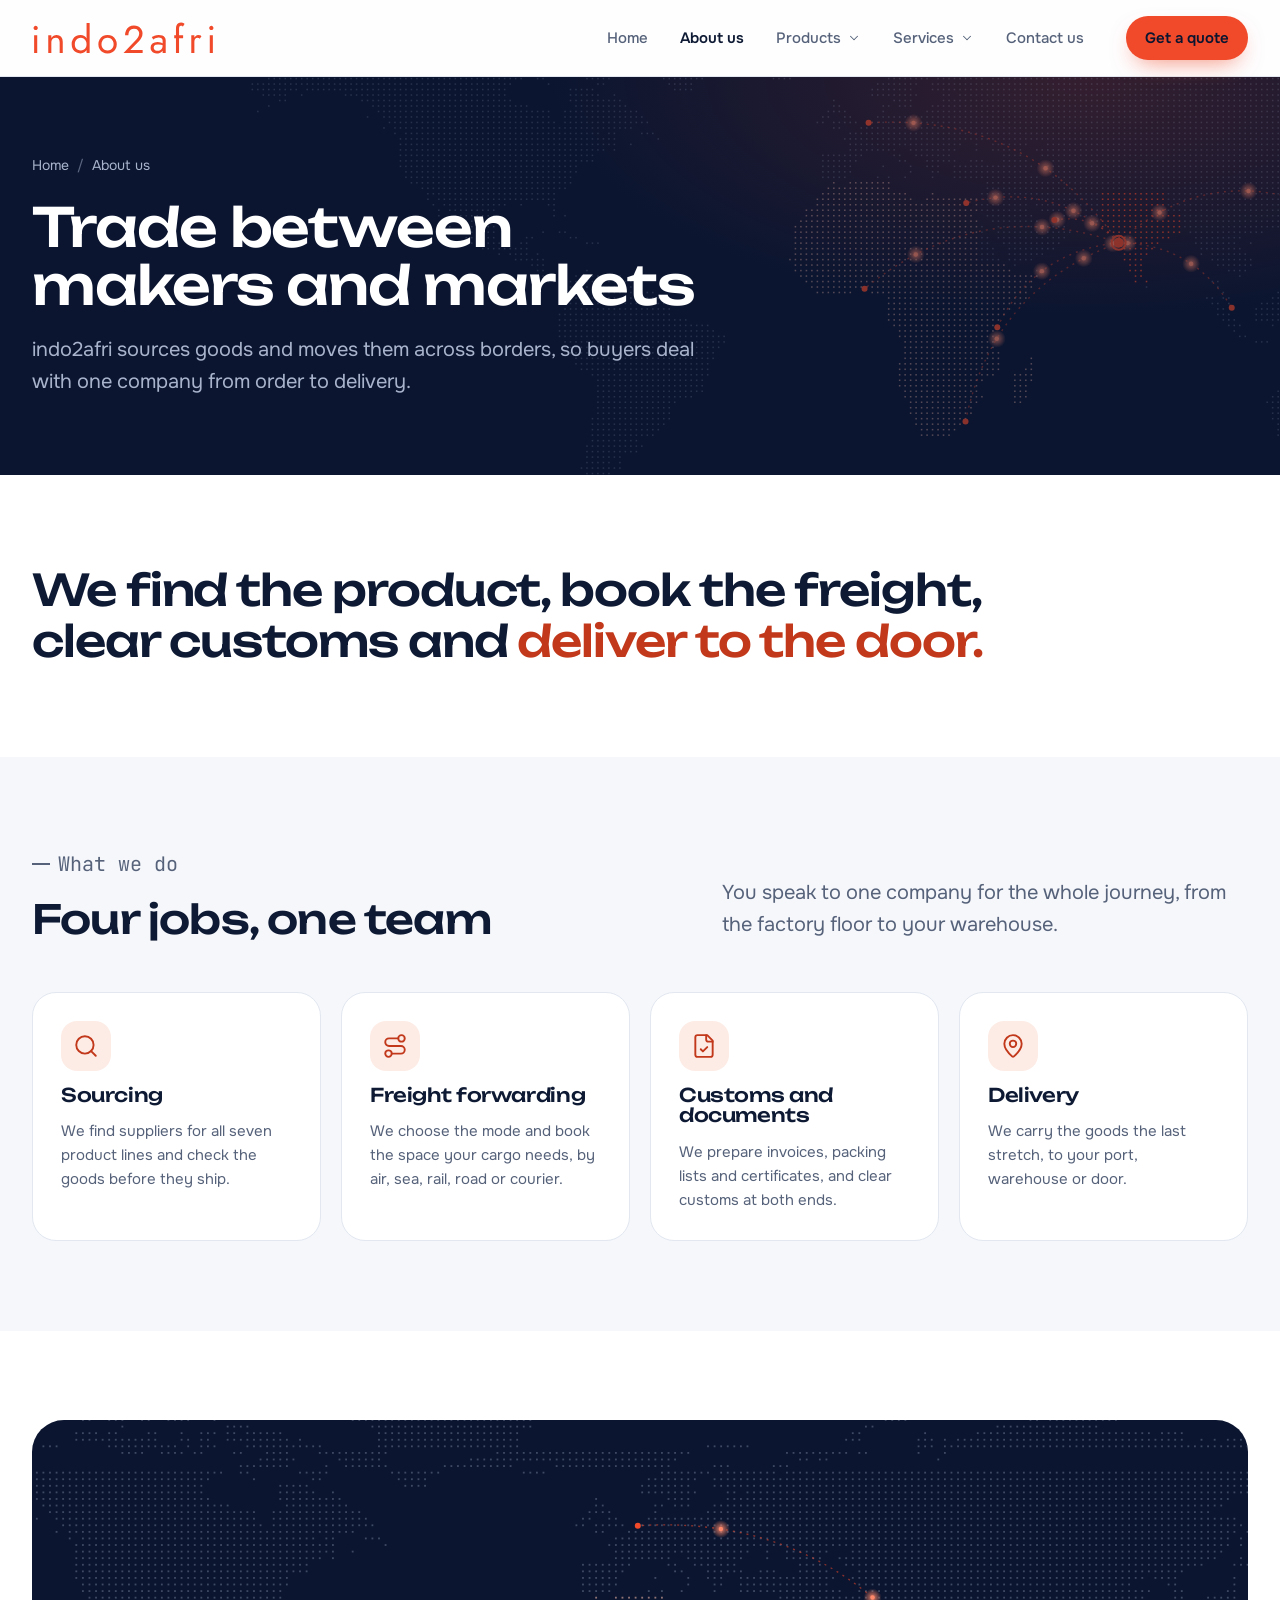
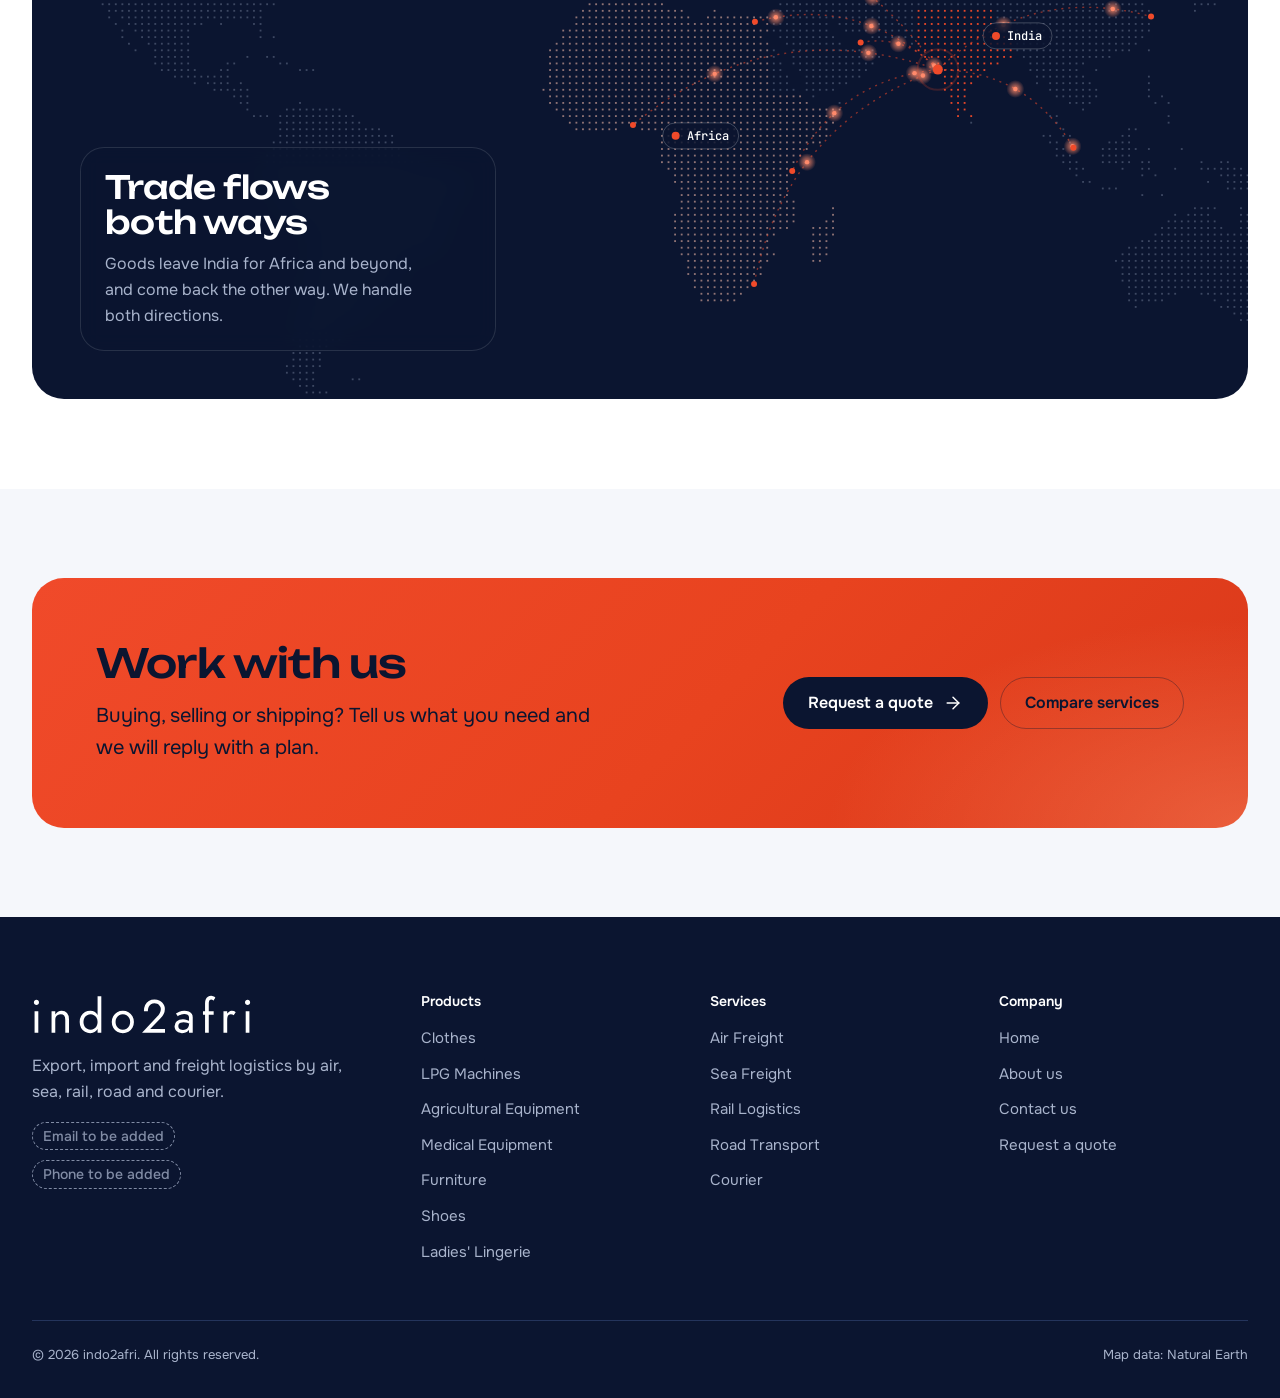
<file: about.html>
<!doctype html>
<html lang="en">
<head>
<meta charset="utf-8">
<meta name="viewport" content="width=device-width, initial-scale=1, viewport-fit=cover">
<title>About Us | indo2afri</title>
<meta name="claude:viewport-fit-sides" content="cover">
<meta name="description" content="indo2afri sources goods and moves them across borders: sourcing, freight forwarding, customs and delivery under one roof.">
<meta name="theme-color" content="#0B1530">
<meta property="og:title" content="About Us | indo2afri">
<meta property="og:description" content="indo2afri sources goods and moves them across borders: sourcing, freight forwarding, customs and delivery under one roof.">
<meta property="og:image" content="assets/brand/png/icon-512.png">
<link rel="icon" href="favicon.ico" sizes="48x48">
<link rel="icon" href="assets/brand/icon.svg" type="image/svg+xml">
<link rel="apple-touch-icon" href="assets/brand/png/apple-touch-icon.png">
<link rel="manifest" href="site.webmanifest">
<link rel="preconnect" href="https://fonts.googleapis.com">
<link rel="preconnect" href="https://fonts.gstatic.com" crossorigin>
<link rel="stylesheet" href="https://fonts.googleapis.com/css2?family=JetBrains+Mono:wght@400;500&family=Onest:wght@400;500;600&family=Unbounded:wght@500;600&display=swap">
<link rel="stylesheet" href="assets/css/style.css">
</head>
<body>
<a class="skip" href="#main">Skip to content</a>
<header class="site-header">
  <div class="container">
    <a class="brand" href="index.html" aria-label="indo2afri home"><img src="assets/brand/logo-primary.svg" width="183" height="34" alt="indo2afri"></a>
    <nav class="nav" aria-label="Main">
      <ul class="nav__list">
        <li class="nav__item"><a class="nav__link" href="index.html">Home</a></li>
        <li class="nav__item"><a class="nav__link" href="about.html" aria-current="page">About us</a></li>
        <li class="nav__item"><a class="nav__link" href="products.html">Products<svg class="i" viewBox="0 0 24 24" aria-hidden="true"><path d="m6 9 6 6 6-6" /></svg></a><div class="mega"><ul><li><a href="products.html#clothes"><span class="mega__icon"><svg class="i" viewBox="0 0 24 24" aria-hidden="true"><path d="M20.38 3.46 16 2a4 4 0 0 1-8 0L3.62 3.46a2 2 0 0 0-1.34 2.23l.58 3.47a1 1 0 0 0 .99.84H6v10c0 1.1.9 2 2 2h8a2 2 0 0 0 2-2V10h2.15a1 1 0 0 0 .99-.84l.58-3.47a2 2 0 0 0-1.34-2.23z" /></svg></span><span><strong>Clothes</strong><small>Garments for every season, in bulk.</small></span></a></li><li><a href="products.html#lpg-machines"><span class="mega__icon"><svg class="i" viewBox="0 0 24 24" aria-hidden="true"><path d="M8.5 14.5A2.5 2.5 0 0 0 11 12c0-1.38-.5-2-1-3-1.072-2.143-.224-4.054 2-6 .5 2.5 2 4.9 4 6.5 2 1.6 3 3.5 3 5.5a7 7 0 1 1-14 0c0-1.153.433-2.294 1-3a2.5 2.5 0 0 0 2.5 2.5z" /></svg></span><span><strong>LPG Machines</strong><small>Filling, storage and dispensing equipment.</small></span></a></li><li><a href="products.html#agricultural-equipment"><span class="mega__icon"><svg class="i" viewBox="0 0 24 24" aria-hidden="true"><path d="m10 11 11 .9a1 1 0 0 1 .8 1.1l-.665 4.158a1 1 0 0 1-.988.842H20" /><path d="M16 18h-5" /><path d="M18 5a1 1 0 0 0-1 1v5.573" /><path d="M3 4h8.129a1 1 0 0 1 .99.863L13 11.246" /><path d="M4 11V4" /><path d="M7 15h.01" /><path d="M8 10.1V4" /><circle cx="18" cy="18" r="2" /><circle cx="7" cy="15" r="5" /></svg></span><span><strong>Agricultural Equipment</strong><small>Machines and tools from planting to harvest.</small></span></a></li><li><a href="products.html#medical-equipment"><span class="mega__icon"><svg class="i" viewBox="0 0 24 24" aria-hidden="true"><path d="M11 2v2" /><path d="M5 2v2" /><path d="M5 3H4a2 2 0 0 0-2 2v4a6 6 0 0 0 12 0V5a2 2 0 0 0-2-2h-1" /><path d="M8 15a6 6 0 0 0 12 0v-3" /><circle cx="20" cy="10" r="2" /></svg></span><span><strong>Medical Equipment</strong><small>For clinics, hospitals and laboratories.</small></span></a></li><li><a href="products.html#furniture"><span class="mega__icon"><svg class="i" viewBox="0 0 24 24" aria-hidden="true"><path d="M20 9V6a2 2 0 0 0-2-2H6a2 2 0 0 0-2 2v3" /><path d="M2 16a2 2 0 0 0 2 2h16a2 2 0 0 0 2-2v-5a2 2 0 0 0-4 0v1.5a.5.5 0 0 1-.5.5h-11a.5.5 0 0 1-.5-.5V11a2 2 0 0 0-4 0z" /><path d="M4 18v2" /><path d="M20 18v2" /><path d="M12 4v9" /></svg></span><span><strong>Furniture</strong><small>Home, office and hotel furniture.</small></span></a></li><li><a href="products.html#shoes"><span class="mega__icon"><svg class="i" viewBox="0 0 24 24" aria-hidden="true"><path d="M4 16v-2.38C4 11.5 2.97 10.5 3 8c.03-2.72 1.49-6 4.5-6C9.37 2 10 3.8 10 5.5c0 3.11-2 5.66-2 8.68V16a2 2 0 1 1-4 0Z" /><path d="M20 20v-2.38c0-2.12 1.03-3.12 1-5.62-.03-2.72-1.49-6-4.5-6C14.63 6 14 7.8 14 9.5c0 3.11 2 5.66 2 8.68V20a2 2 0 1 0 4 0Z" /><path d="M16 17h4" /><path d="M4 13h4" /></svg></span><span><strong>Shoes</strong><small>Footwear in bulk runs and mixed sizes.</small></span></a></li><li><a href="products.html#ladies-lingerie"><span class="mega__icon"><svg class="i" viewBox="0 0 24 24" aria-hidden="true"><path d="M9.937 15.5A2 2 0 0 0 8.5 14.063l-6.135-1.582a.5.5 0 0 1 0-.962L8.5 9.936A2 2 0 0 0 9.937 8.5l1.582-6.135a.5.5 0 0 1 .963 0L14.063 8.5A2 2 0 0 0 15.5 9.937l6.135 1.581a.5.5 0 0 1 0 .964L15.5 14.063a2 2 0 0 0-1.437 1.437l-1.582 6.135a.5.5 0 0 1-.963 0z" /><path d="M20 3v4" /><path d="M22 5h-4" /><path d="M4 17v2" /><path d="M5 18H3" /></svg></span><span><strong>Ladies' Lingerie</strong><small>Intimate wear and nightwear, retail-ready.</small></span></a></li></ul></div></li>
        <li class="nav__item"><a class="nav__link" href="services.html">Services<svg class="i" viewBox="0 0 24 24" aria-hidden="true"><path d="m6 9 6 6 6-6" /></svg></a><div class="mega"><ul><li><a href="services.html#air-freight"><span class="mega__icon"><svg class="i" viewBox="0 0 24 24" aria-hidden="true"><path d="M17.8 19.2 16 11l3.5-3.5C21 6 21.5 4 21 3c-1-.5-3 0-4.5 1.5L13 8 4.8 6.2c-.5-.1-.9.1-1.1.5l-.3.5c-.2.5-.1 1 .3 1.3L9 12l-2 3H4l-1 1 3 2 2 3 1-1v-3l3-2 3.5 5.3c.3.4.8.5 1.3.3l.5-.2c.4-.3.6-.7.5-1.2z" /></svg></span><span><strong>Air Freight</strong><small>Fastest for urgent cargo</small></span></a></li><li><a href="services.html#sea-freight"><span class="mega__icon"><svg class="i" viewBox="0 0 24 24" aria-hidden="true"><path d="M2 21c.6.5 1.2 1 2.5 1 2.5 0 2.5-2 5-2 1.3 0 1.9.5 2.5 1 .6.5 1.2 1 2.5 1 2.5 0 2.5-2 5-2 1.3 0 1.9.5 2.5 1" /><path d="M19.38 20A11.6 11.6 0 0 0 21 14l-9-4-9 4c0 2.9.94 5.34 2.81 7.76" /><path d="M19 13V7a2 2 0 0 0-2-2H7a2 2 0 0 0-2 2v6" /><path d="M12 10v4" /><path d="M12 2v3" /></svg></span><span><strong>Sea Freight</strong><small>Lowest cost per kilo</small></span></a></li><li><a href="services.html#rail-logistics"><span class="mega__icon"><svg class="i" viewBox="0 0 24 24" aria-hidden="true"><path d="M8 3.1V7a4 4 0 0 0 8 0V3.1" /><path d="m9 15-1-1" /><path d="m15 15 1-1" /><path d="M9 19c-2.8 0-5-2.2-5-5v-4a8 8 0 0 1 16 0v4c0 2.8-2.2 5-5 5Z" /><path d="m8 19-2 3" /><path d="m16 19 2 3" /></svg></span><span><strong>Rail Logistics</strong><small>Heavy cargo overland</small></span></a></li><li><a href="services.html#road-transport"><span class="mega__icon"><svg class="i" viewBox="0 0 24 24" aria-hidden="true"><path d="M14 18V6a2 2 0 0 0-2-2H4a2 2 0 0 0-2 2v11a1 1 0 0 0 1 1h2" /><path d="M15 18H9" /><path d="M19 18h2a1 1 0 0 0 1-1v-3.65a1 1 0 0 0-.22-.624l-3.48-4.35A1 1 0 0 0 17.52 8H14" /><circle cx="17" cy="18" r="2" /><circle cx="7" cy="18" r="2" /></svg></span><span><strong>Road Transport</strong><small>Door to door, across borders</small></span></a></li><li><a href="services.html#courier"><span class="mega__icon"><svg class="i" viewBox="0 0 24 24" aria-hidden="true"><path d="M11 21.73a2 2 0 0 0 2 0l7-4A2 2 0 0 0 21 16V8a2 2 0 0 0-1-1.73l-7-4a2 2 0 0 0-2 0l-7 4A2 2 0 0 0 3 8v8a2 2 0 0 0 1 1.73z" /><path d="M12 22V12" /><path d="m3.3 7 7.703 4.734a2 2 0 0 0 1.994 0L20.7 7" /><path d="m7.5 4.27 9 5.15" /></svg></span><span><strong>Courier</strong><small>Documents and parcels</small></span></a></li></ul></div></li>
        <li class="nav__item"><a class="nav__link" href="contact.html">Contact us</a></li>
      </ul>
      <a class="btn btn--primary btn--sm" href="contact.html">Get a quote</a>
    </nav>
    <details class="menu">
      <summary><svg class="i" viewBox="0 0 24 24" aria-hidden="true"><line x1="4" x2="20" y1="12" y2="12" /><line x1="4" x2="20" y1="6" y2="6" /><line x1="4" x2="20" y1="18" y2="18" /></svg>Menu</summary>
      <nav class="menu__panel" aria-label="Main, mobile">
        <ul>
          <li><a href="index.html">Home</a></li>
          <li><a href="about.html">About us</a></li>
          <li><a href="products.html">Products</a><ul><li><a href="products.html#clothes">Clothes</a></li><li><a href="products.html#lpg-machines">LPG Machines</a></li><li><a href="products.html#agricultural-equipment">Agricultural Equipment</a></li><li><a href="products.html#medical-equipment">Medical Equipment</a></li><li><a href="products.html#furniture">Furniture</a></li><li><a href="products.html#shoes">Shoes</a></li><li><a href="products.html#ladies-lingerie">Ladies' Lingerie</a></li></ul></li>
          <li><a href="services.html">Services</a><ul><li><a href="services.html#air-freight">Air Freight</a></li><li><a href="services.html#sea-freight">Sea Freight</a></li><li><a href="services.html#rail-logistics">Rail Logistics</a></li><li><a href="services.html#road-transport">Road Transport</a></li><li><a href="services.html#courier">Courier</a></li></ul></li>
          <li><a href="contact.html">Contact us</a></li>
        </ul>
        <a class="btn btn--primary" href="contact.html">Get a quote</a>
      </nav>
    </details>
  </div>
</header>
<main id="main">
<section class="page-hero">
  <canvas data-map="faint" aria-hidden="true"></canvas>
  <div class="container">
    <ol class="crumbs" aria-label="Breadcrumb"><li><a href="index.html">Home</a></li><li aria-current="page">About us</li></ol>
    <h1>Trade between makers and markets</h1>
    <p>indo2afri sources goods and moves them across borders, so buyers deal with one company from order to delivery.</p>
    
  </div>
</section>

<section class="section section--white">
  <div class="container">
    <p class="statement">We find the product, book the freight, clear customs and <span>deliver to the door.</span></p>
  </div>
</section>

<section class="section" aria-labelledby="do-head">
  <div class="container">
    <div class="section-head"><div><p class="kicker">What we do</p><h2 id="do-head">Four jobs, one team</h2></div><p>You speak to one company for the whole journey, from the factory floor to your warehouse.</p></div>
    <div class="pillars"><div class="pillar"><span class="svc__icon"><svg class="i" viewBox="0 0 24 24" aria-hidden="true"><circle cx="11" cy="11" r="8" /><path d="m21 21-4.3-4.3" /></svg></span><h3>Sourcing</h3><p>We find suppliers for all seven product lines and check the goods before they ship.</p></div><div class="pillar"><span class="svc__icon"><svg class="i" viewBox="0 0 24 24" aria-hidden="true"><circle cx="6" cy="19" r="3" /><path d="M9 19h8.5a3.5 3.5 0 0 0 0-7h-11a3.5 3.5 0 0 1 0-7H15" /><circle cx="18" cy="5" r="3" /></svg></span><h3>Freight forwarding</h3><p>We choose the mode and book the space your cargo needs, by air, sea, rail, road or courier.</p></div><div class="pillar"><span class="svc__icon"><svg class="i" viewBox="0 0 24 24" aria-hidden="true"><path d="M15 2H6a2 2 0 0 0-2 2v16a2 2 0 0 0 2 2h12a2 2 0 0 0 2-2V7Z" /><path d="M14 2v4a2 2 0 0 0 2 2h4" /><path d="m9 15 2 2 4-4" /></svg></span><h3>Customs and documents</h3><p>We prepare invoices, packing lists and certificates, and clear customs at both ends.</p></div><div class="pillar"><span class="svc__icon"><svg class="i" viewBox="0 0 24 24" aria-hidden="true"><path d="M20 10c0 4.993-5.539 10.193-7.399 11.799a1 1 0 0 1-1.202 0C9.539 20.193 4 14.993 4 10a8 8 0 0 1 16 0" /><circle cx="12" cy="10" r="3" /></svg></span><h3>Delivery</h3><p>We carry the goods the last stretch, to your port, warehouse or door.</p></div></div>
  </div>
</section>

<section class="section section--white" aria-labelledby="world-head">
  <div class="container">
    <div class="world">
      <canvas data-map="world" role="img" aria-label="World map of trade lanes running from India to Africa, Europe, the Gulf and Asia"></canvas>
      <div class="world__text"><h2 id="world-head">Trade flows both ways</h2><p>Goods leave India for Africa and beyond, and come back the other way. We handle both directions.</p></div>
    </div>
  </div>
</section>

<section class="section">
  <div class="container">
    <div class="cta">
      <div><h2>Work with us</h2><p>Buying, selling or shipping? Tell us what you need and we will reply with a plan.</p></div>
      <div class="actions"><a class="btn btn--dark" href="contact.html">Request a quote<svg class="i" viewBox="0 0 24 24" aria-hidden="true"><path d="M5 12h14" /><path d="m12 5 7 7-7 7" /></svg></a><a class="btn btn--line" href="services.html">Compare services</a></div>
    </div>
  </div>
</section>
</main>
<footer class="site-footer">
  <div class="container">
    <div class="footer__top">
      <div class="footer__brand">
        <a href="index.html" aria-label="indo2afri home"><img src="assets/brand/logo-white.svg" width="200" height="37" alt="indo2afri"></a>
        <p>Export, import and freight logistics by air, sea, rail, road and courier.</p>
        <ul><li><span class="todo">Email to be added</span></li><li><span class="todo">Phone to be added</span></li></ul>
      </div>
      <div><h2>Products</h2><ul><li><a href="products.html#clothes">Clothes</a></li><li><a href="products.html#lpg-machines">LPG Machines</a></li><li><a href="products.html#agricultural-equipment">Agricultural Equipment</a></li><li><a href="products.html#medical-equipment">Medical Equipment</a></li><li><a href="products.html#furniture">Furniture</a></li><li><a href="products.html#shoes">Shoes</a></li><li><a href="products.html#ladies-lingerie">Ladies' Lingerie</a></li></ul></div>
      <div><h2>Services</h2><ul><li><a href="services.html#air-freight">Air Freight</a></li><li><a href="services.html#sea-freight">Sea Freight</a></li><li><a href="services.html#rail-logistics">Rail Logistics</a></li><li><a href="services.html#road-transport">Road Transport</a></li><li><a href="services.html#courier">Courier</a></li></ul></div>
      <div><h2>Company</h2><ul><li><a href="index.html">Home</a></li><li><a href="about.html">About us</a></li><li><a href="contact.html">Contact us</a></li><li><a href="contact.html">Request a quote</a></li></ul></div>
    </div>
    <div class="footer__bottom">
      <p>&copy; 2026 indo2afri. All rights reserved.</p>
      <p>Map data: Natural Earth</p>
    </div>
  </div>
</footer>
<script src="assets/js/land-dots.js"></script>
<script src="assets/js/main.js"></script>
</body>
</html>
</file>
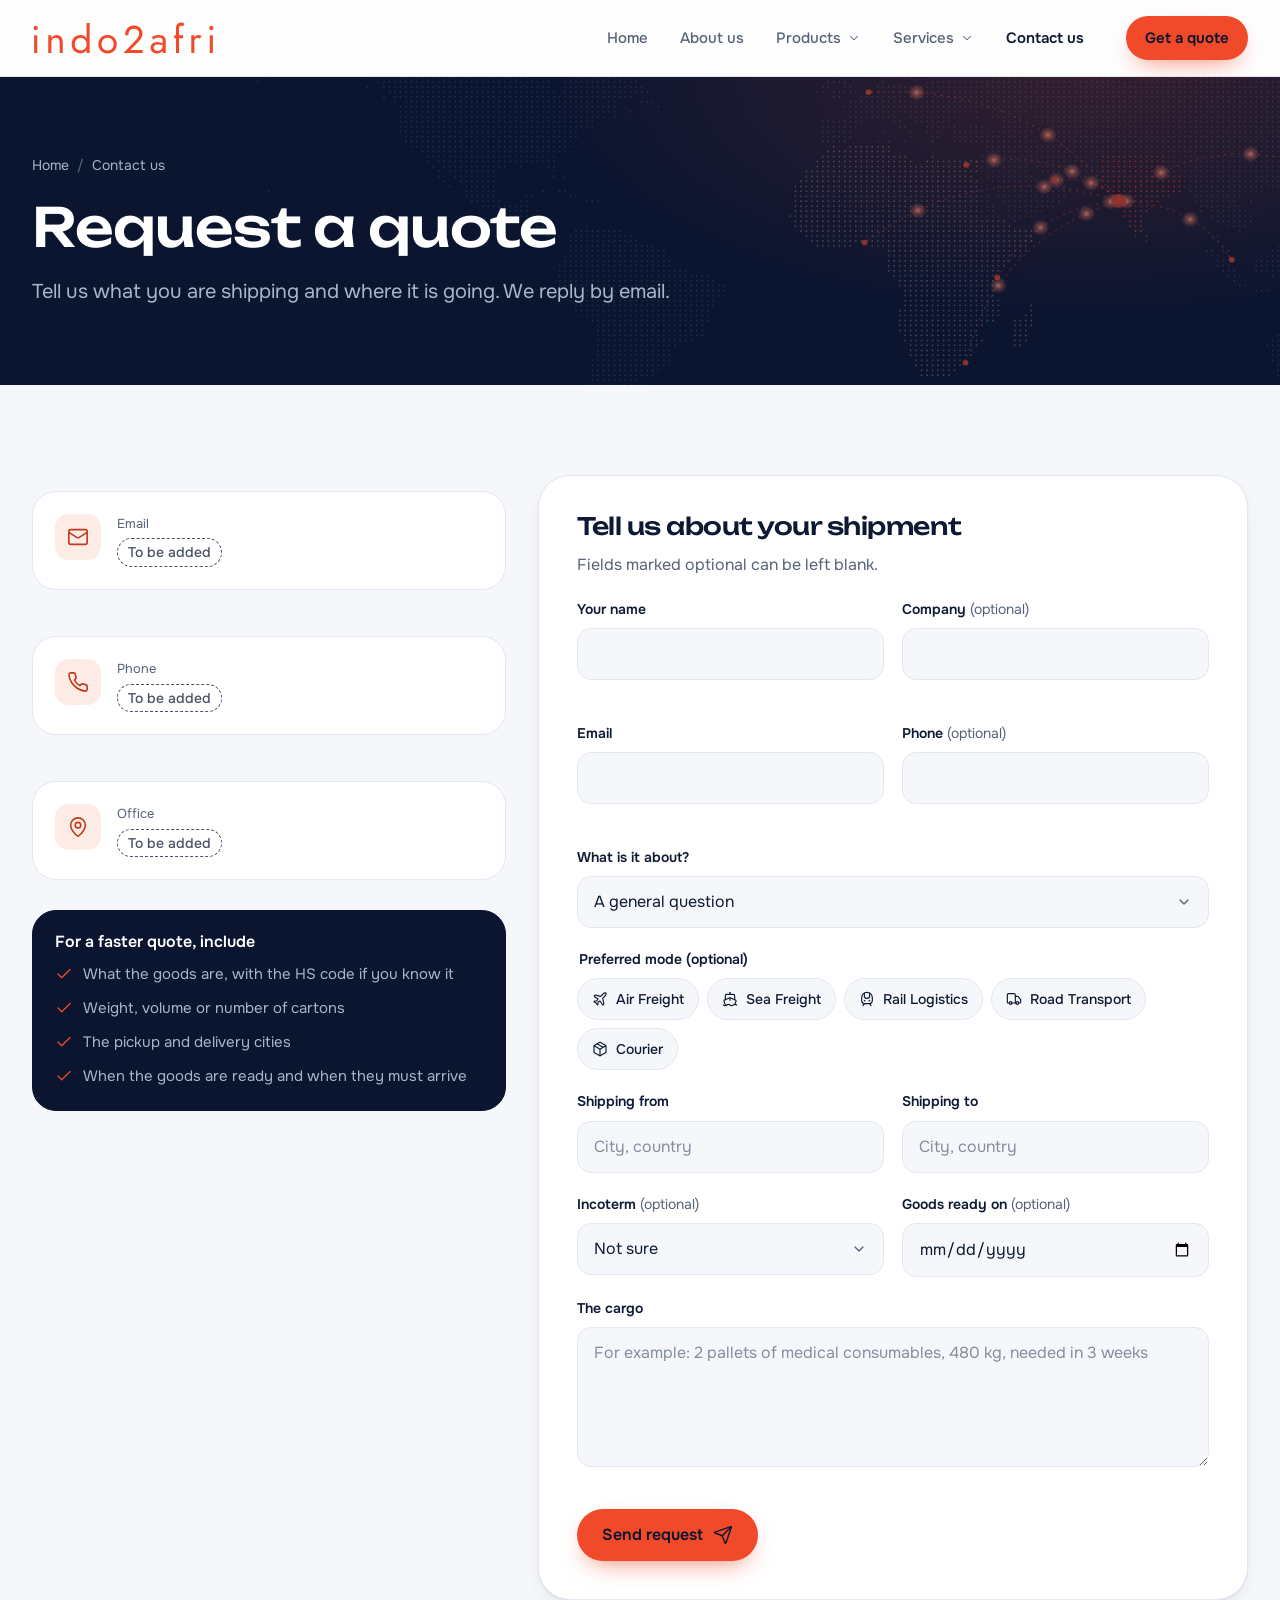
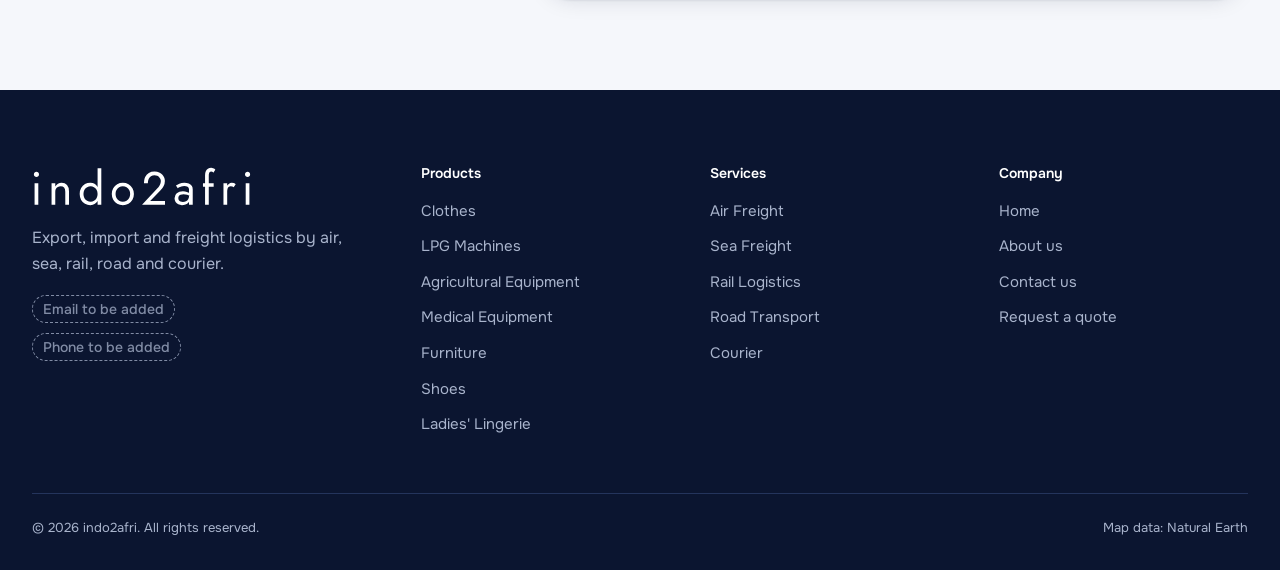
<file: contact.html>
<!doctype html>
<html lang="en">
<head>
<meta charset="utf-8">
<meta name="viewport" content="width=device-width, initial-scale=1, viewport-fit=cover">
<title>Contact Us | indo2afri</title>
<meta name="claude:viewport-fit-sides" content="cover">
<meta name="description" content="Request an export, import or freight quote from indo2afri.">
<meta name="theme-color" content="#0B1530">
<meta property="og:title" content="Contact Us | indo2afri">
<meta property="og:description" content="Request an export, import or freight quote from indo2afri.">
<meta property="og:image" content="assets/brand/png/icon-512.png">
<link rel="icon" href="favicon.ico" sizes="48x48">
<link rel="icon" href="assets/brand/icon.svg" type="image/svg+xml">
<link rel="apple-touch-icon" href="assets/brand/png/apple-touch-icon.png">
<link rel="manifest" href="site.webmanifest">
<link rel="preconnect" href="https://fonts.googleapis.com">
<link rel="preconnect" href="https://fonts.gstatic.com" crossorigin>
<link rel="stylesheet" href="https://fonts.googleapis.com/css2?family=JetBrains+Mono:wght@400;500&family=Onest:wght@400;500;600&family=Unbounded:wght@500;600&display=swap">
<link rel="stylesheet" href="assets/css/style.css">
</head>
<body>
<a class="skip" href="#main">Skip to content</a>
<header class="site-header">
  <div class="container">
    <a class="brand" href="index.html" aria-label="indo2afri home"><img src="assets/brand/logo-primary.svg" width="183" height="34" alt="indo2afri"></a>
    <nav class="nav" aria-label="Main">
      <ul class="nav__list">
        <li class="nav__item"><a class="nav__link" href="index.html">Home</a></li>
        <li class="nav__item"><a class="nav__link" href="about.html">About us</a></li>
        <li class="nav__item"><a class="nav__link" href="products.html">Products<svg class="i" viewBox="0 0 24 24" aria-hidden="true"><path d="m6 9 6 6 6-6" /></svg></a><div class="mega"><ul><li><a href="products.html#clothes"><span class="mega__icon"><svg class="i" viewBox="0 0 24 24" aria-hidden="true"><path d="M20.38 3.46 16 2a4 4 0 0 1-8 0L3.62 3.46a2 2 0 0 0-1.34 2.23l.58 3.47a1 1 0 0 0 .99.84H6v10c0 1.1.9 2 2 2h8a2 2 0 0 0 2-2V10h2.15a1 1 0 0 0 .99-.84l.58-3.47a2 2 0 0 0-1.34-2.23z" /></svg></span><span><strong>Clothes</strong><small>Garments for every season, in bulk.</small></span></a></li><li><a href="products.html#lpg-machines"><span class="mega__icon"><svg class="i" viewBox="0 0 24 24" aria-hidden="true"><path d="M8.5 14.5A2.5 2.5 0 0 0 11 12c0-1.38-.5-2-1-3-1.072-2.143-.224-4.054 2-6 .5 2.5 2 4.9 4 6.5 2 1.6 3 3.5 3 5.5a7 7 0 1 1-14 0c0-1.153.433-2.294 1-3a2.5 2.5 0 0 0 2.5 2.5z" /></svg></span><span><strong>LPG Machines</strong><small>Filling, storage and dispensing equipment.</small></span></a></li><li><a href="products.html#agricultural-equipment"><span class="mega__icon"><svg class="i" viewBox="0 0 24 24" aria-hidden="true"><path d="m10 11 11 .9a1 1 0 0 1 .8 1.1l-.665 4.158a1 1 0 0 1-.988.842H20" /><path d="M16 18h-5" /><path d="M18 5a1 1 0 0 0-1 1v5.573" /><path d="M3 4h8.129a1 1 0 0 1 .99.863L13 11.246" /><path d="M4 11V4" /><path d="M7 15h.01" /><path d="M8 10.1V4" /><circle cx="18" cy="18" r="2" /><circle cx="7" cy="15" r="5" /></svg></span><span><strong>Agricultural Equipment</strong><small>Machines and tools from planting to harvest.</small></span></a></li><li><a href="products.html#medical-equipment"><span class="mega__icon"><svg class="i" viewBox="0 0 24 24" aria-hidden="true"><path d="M11 2v2" /><path d="M5 2v2" /><path d="M5 3H4a2 2 0 0 0-2 2v4a6 6 0 0 0 12 0V5a2 2 0 0 0-2-2h-1" /><path d="M8 15a6 6 0 0 0 12 0v-3" /><circle cx="20" cy="10" r="2" /></svg></span><span><strong>Medical Equipment</strong><small>For clinics, hospitals and laboratories.</small></span></a></li><li><a href="products.html#furniture"><span class="mega__icon"><svg class="i" viewBox="0 0 24 24" aria-hidden="true"><path d="M20 9V6a2 2 0 0 0-2-2H6a2 2 0 0 0-2 2v3" /><path d="M2 16a2 2 0 0 0 2 2h16a2 2 0 0 0 2-2v-5a2 2 0 0 0-4 0v1.5a.5.5 0 0 1-.5.5h-11a.5.5 0 0 1-.5-.5V11a2 2 0 0 0-4 0z" /><path d="M4 18v2" /><path d="M20 18v2" /><path d="M12 4v9" /></svg></span><span><strong>Furniture</strong><small>Home, office and hotel furniture.</small></span></a></li><li><a href="products.html#shoes"><span class="mega__icon"><svg class="i" viewBox="0 0 24 24" aria-hidden="true"><path d="M4 16v-2.38C4 11.5 2.97 10.5 3 8c.03-2.72 1.49-6 4.5-6C9.37 2 10 3.8 10 5.5c0 3.11-2 5.66-2 8.68V16a2 2 0 1 1-4 0Z" /><path d="M20 20v-2.38c0-2.12 1.03-3.12 1-5.62-.03-2.72-1.49-6-4.5-6C14.63 6 14 7.8 14 9.5c0 3.11 2 5.66 2 8.68V20a2 2 0 1 0 4 0Z" /><path d="M16 17h4" /><path d="M4 13h4" /></svg></span><span><strong>Shoes</strong><small>Footwear in bulk runs and mixed sizes.</small></span></a></li><li><a href="products.html#ladies-lingerie"><span class="mega__icon"><svg class="i" viewBox="0 0 24 24" aria-hidden="true"><path d="M9.937 15.5A2 2 0 0 0 8.5 14.063l-6.135-1.582a.5.5 0 0 1 0-.962L8.5 9.936A2 2 0 0 0 9.937 8.5l1.582-6.135a.5.5 0 0 1 .963 0L14.063 8.5A2 2 0 0 0 15.5 9.937l6.135 1.581a.5.5 0 0 1 0 .964L15.5 14.063a2 2 0 0 0-1.437 1.437l-1.582 6.135a.5.5 0 0 1-.963 0z" /><path d="M20 3v4" /><path d="M22 5h-4" /><path d="M4 17v2" /><path d="M5 18H3" /></svg></span><span><strong>Ladies' Lingerie</strong><small>Intimate wear and nightwear, retail-ready.</small></span></a></li></ul></div></li>
        <li class="nav__item"><a class="nav__link" href="services.html">Services<svg class="i" viewBox="0 0 24 24" aria-hidden="true"><path d="m6 9 6 6 6-6" /></svg></a><div class="mega"><ul><li><a href="services.html#air-freight"><span class="mega__icon"><svg class="i" viewBox="0 0 24 24" aria-hidden="true"><path d="M17.8 19.2 16 11l3.5-3.5C21 6 21.5 4 21 3c-1-.5-3 0-4.5 1.5L13 8 4.8 6.2c-.5-.1-.9.1-1.1.5l-.3.5c-.2.5-.1 1 .3 1.3L9 12l-2 3H4l-1 1 3 2 2 3 1-1v-3l3-2 3.5 5.3c.3.4.8.5 1.3.3l.5-.2c.4-.3.6-.7.5-1.2z" /></svg></span><span><strong>Air Freight</strong><small>Fastest for urgent cargo</small></span></a></li><li><a href="services.html#sea-freight"><span class="mega__icon"><svg class="i" viewBox="0 0 24 24" aria-hidden="true"><path d="M2 21c.6.5 1.2 1 2.5 1 2.5 0 2.5-2 5-2 1.3 0 1.9.5 2.5 1 .6.5 1.2 1 2.5 1 2.5 0 2.5-2 5-2 1.3 0 1.9.5 2.5 1" /><path d="M19.38 20A11.6 11.6 0 0 0 21 14l-9-4-9 4c0 2.9.94 5.34 2.81 7.76" /><path d="M19 13V7a2 2 0 0 0-2-2H7a2 2 0 0 0-2 2v6" /><path d="M12 10v4" /><path d="M12 2v3" /></svg></span><span><strong>Sea Freight</strong><small>Lowest cost per kilo</small></span></a></li><li><a href="services.html#rail-logistics"><span class="mega__icon"><svg class="i" viewBox="0 0 24 24" aria-hidden="true"><path d="M8 3.1V7a4 4 0 0 0 8 0V3.1" /><path d="m9 15-1-1" /><path d="m15 15 1-1" /><path d="M9 19c-2.8 0-5-2.2-5-5v-4a8 8 0 0 1 16 0v4c0 2.8-2.2 5-5 5Z" /><path d="m8 19-2 3" /><path d="m16 19 2 3" /></svg></span><span><strong>Rail Logistics</strong><small>Heavy cargo overland</small></span></a></li><li><a href="services.html#road-transport"><span class="mega__icon"><svg class="i" viewBox="0 0 24 24" aria-hidden="true"><path d="M14 18V6a2 2 0 0 0-2-2H4a2 2 0 0 0-2 2v11a1 1 0 0 0 1 1h2" /><path d="M15 18H9" /><path d="M19 18h2a1 1 0 0 0 1-1v-3.65a1 1 0 0 0-.22-.624l-3.48-4.35A1 1 0 0 0 17.52 8H14" /><circle cx="17" cy="18" r="2" /><circle cx="7" cy="18" r="2" /></svg></span><span><strong>Road Transport</strong><small>Door to door, across borders</small></span></a></li><li><a href="services.html#courier"><span class="mega__icon"><svg class="i" viewBox="0 0 24 24" aria-hidden="true"><path d="M11 21.73a2 2 0 0 0 2 0l7-4A2 2 0 0 0 21 16V8a2 2 0 0 0-1-1.73l-7-4a2 2 0 0 0-2 0l-7 4A2 2 0 0 0 3 8v8a2 2 0 0 0 1 1.73z" /><path d="M12 22V12" /><path d="m3.3 7 7.703 4.734a2 2 0 0 0 1.994 0L20.7 7" /><path d="m7.5 4.27 9 5.15" /></svg></span><span><strong>Courier</strong><small>Documents and parcels</small></span></a></li></ul></div></li>
        <li class="nav__item"><a class="nav__link" href="contact.html" aria-current="page">Contact us</a></li>
      </ul>
      <a class="btn btn--primary btn--sm" href="contact.html">Get a quote</a>
    </nav>
    <details class="menu">
      <summary><svg class="i" viewBox="0 0 24 24" aria-hidden="true"><line x1="4" x2="20" y1="12" y2="12" /><line x1="4" x2="20" y1="6" y2="6" /><line x1="4" x2="20" y1="18" y2="18" /></svg>Menu</summary>
      <nav class="menu__panel" aria-label="Main, mobile">
        <ul>
          <li><a href="index.html">Home</a></li>
          <li><a href="about.html">About us</a></li>
          <li><a href="products.html">Products</a><ul><li><a href="products.html#clothes">Clothes</a></li><li><a href="products.html#lpg-machines">LPG Machines</a></li><li><a href="products.html#agricultural-equipment">Agricultural Equipment</a></li><li><a href="products.html#medical-equipment">Medical Equipment</a></li><li><a href="products.html#furniture">Furniture</a></li><li><a href="products.html#shoes">Shoes</a></li><li><a href="products.html#ladies-lingerie">Ladies' Lingerie</a></li></ul></li>
          <li><a href="services.html">Services</a><ul><li><a href="services.html#air-freight">Air Freight</a></li><li><a href="services.html#sea-freight">Sea Freight</a></li><li><a href="services.html#rail-logistics">Rail Logistics</a></li><li><a href="services.html#road-transport">Road Transport</a></li><li><a href="services.html#courier">Courier</a></li></ul></li>
          <li><a href="contact.html">Contact us</a></li>
        </ul>
        <a class="btn btn--primary" href="contact.html">Get a quote</a>
      </nav>
    </details>
  </div>
</header>
<main id="main">
<section class="page-hero">
  <canvas data-map="faint" aria-hidden="true"></canvas>
  <div class="container">
    <ol class="crumbs" aria-label="Breadcrumb"><li><a href="index.html">Home</a></li><li aria-current="page">Contact us</li></ol>
    <h1>Request a quote</h1>
    <p>Tell us what you are shipping and where it is going. We reply by email.</p>
    
  </div>
</section>
<section class="section">
  <div class="container contact">
    <div class="info">
      <dl class="info-card"><span class="svc__icon"><svg class="i" viewBox="0 0 24 24" aria-hidden="true"><rect width="20" height="16" x="2" y="4" rx="2" /><path d="m22 7-8.97 5.7a1.94 1.94 0 0 1-2.06 0L2 7" /></svg></span><div><dt>Email</dt><dd><span class="todo">To be added</span></dd></div></dl>
      <dl class="info-card"><span class="svc__icon"><svg class="i" viewBox="0 0 24 24" aria-hidden="true"><path d="M22 16.92v3a2 2 0 0 1-2.18 2 19.79 19.79 0 0 1-8.63-3.07 19.5 19.5 0 0 1-6-6 19.79 19.79 0 0 1-3.07-8.67A2 2 0 0 1 4.11 2h3a2 2 0 0 1 2 1.72 12.84 12.84 0 0 0 .7 2.81 2 2 0 0 1-.45 2.11L8.09 9.91a16 16 0 0 0 6 6l1.27-1.27a2 2 0 0 1 2.11-.45 12.84 12.84 0 0 0 2.81.7A2 2 0 0 1 22 16.92z" /></svg></span><div><dt>Phone</dt><dd><span class="todo">To be added</span></dd></div></dl>
      <dl class="info-card"><span class="svc__icon"><svg class="i" viewBox="0 0 24 24" aria-hidden="true"><path d="M20 10c0 4.993-5.539 10.193-7.399 11.799a1 1 0 0 1-1.202 0C9.539 20.193 4 14.993 4 10a8 8 0 0 1 16 0" /><circle cx="12" cy="10" r="3" /></svg></span><div><dt>Office</dt><dd><span class="todo">To be added</span></dd></div></dl>
      <div class="info-card info-card--dark"><div><h3>For a faster quote, include</h3><ul>
        <li><svg class="i" viewBox="0 0 24 24" aria-hidden="true"><path d="M20 6 9 17l-5-5" /></svg>What the goods are, with the HS code if you know it</li>
        <li><svg class="i" viewBox="0 0 24 24" aria-hidden="true"><path d="M20 6 9 17l-5-5" /></svg>Weight, volume or number of cartons</li>
        <li><svg class="i" viewBox="0 0 24 24" aria-hidden="true"><path d="M20 6 9 17l-5-5" /></svg>The pickup and delivery cities</li>
        <li><svg class="i" viewBox="0 0 24 24" aria-hidden="true"><path d="M20 6 9 17l-5-5" /></svg>When the goods are ready and when they must arrive</li>
      </ul></div></div>
    </div>
    <form class="form" data-endpoint="" novalidate aria-labelledby="form-head">
      <h2 id="form-head">Tell us about your shipment</h2>
      <p class="form__intro">Fields marked optional can be left blank.</p>
      <div class="field"><label for="name">Your name</label><input id="name" name="name" type="text" autocomplete="name" required aria-describedby="name-error"><p class="field__error" id="name-error" aria-live="polite"></p></div>
      <div class="field"><label for="company">Company <span class="opt">(optional)</span></label><input id="company" name="company" type="text" autocomplete="organization"></div>
      <div class="field"><label for="email">Email</label><input id="email" name="email" type="email" autocomplete="email" required aria-describedby="email-error"><p class="field__error" id="email-error" aria-live="polite"></p></div>
      <div class="field"><label for="phone">Phone <span class="opt">(optional)</span></label><input id="phone" name="phone" type="tel" autocomplete="tel"></div>
      <div class="field field--full"><label for="topic">What is it about?</label><select id="topic" name="topic"><option value="general">A general question</option><optgroup label="Products"><option value="clothes">Clothes</option><option value="lpg-machines">LPG Machines</option><option value="agricultural-equipment">Agricultural Equipment</option><option value="medical-equipment">Medical Equipment</option><option value="furniture">Furniture</option><option value="shoes">Shoes</option><option value="ladies-lingerie">Ladies' Lingerie</option></optgroup><optgroup label="Services"><option value="air-freight">Air Freight</option><option value="sea-freight">Sea Freight</option><option value="rail-logistics">Rail Logistics</option><option value="road-transport">Road Transport</option><option value="courier">Courier</option></optgroup></select></div>
      <fieldset class="seg field--full"><legend>Preferred mode <span class="opt">(optional)</span></legend><input type="radio" name="mode" id="mode-air-freight" value="air-freight"><label for="mode-air-freight"><svg class="i" viewBox="0 0 24 24" aria-hidden="true"><path d="M17.8 19.2 16 11l3.5-3.5C21 6 21.5 4 21 3c-1-.5-3 0-4.5 1.5L13 8 4.8 6.2c-.5-.1-.9.1-1.1.5l-.3.5c-.2.5-.1 1 .3 1.3L9 12l-2 3H4l-1 1 3 2 2 3 1-1v-3l3-2 3.5 5.3c.3.4.8.5 1.3.3l.5-.2c.4-.3.6-.7.5-1.2z" /></svg>Air Freight</label><input type="radio" name="mode" id="mode-sea-freight" value="sea-freight"><label for="mode-sea-freight"><svg class="i" viewBox="0 0 24 24" aria-hidden="true"><path d="M2 21c.6.5 1.2 1 2.5 1 2.5 0 2.5-2 5-2 1.3 0 1.9.5 2.5 1 .6.5 1.2 1 2.5 1 2.5 0 2.5-2 5-2 1.3 0 1.9.5 2.5 1" /><path d="M19.38 20A11.6 11.6 0 0 0 21 14l-9-4-9 4c0 2.9.94 5.34 2.81 7.76" /><path d="M19 13V7a2 2 0 0 0-2-2H7a2 2 0 0 0-2 2v6" /><path d="M12 10v4" /><path d="M12 2v3" /></svg>Sea Freight</label><input type="radio" name="mode" id="mode-rail-logistics" value="rail-logistics"><label for="mode-rail-logistics"><svg class="i" viewBox="0 0 24 24" aria-hidden="true"><path d="M8 3.1V7a4 4 0 0 0 8 0V3.1" /><path d="m9 15-1-1" /><path d="m15 15 1-1" /><path d="M9 19c-2.8 0-5-2.2-5-5v-4a8 8 0 0 1 16 0v4c0 2.8-2.2 5-5 5Z" /><path d="m8 19-2 3" /><path d="m16 19 2 3" /></svg>Rail Logistics</label><input type="radio" name="mode" id="mode-road-transport" value="road-transport"><label for="mode-road-transport"><svg class="i" viewBox="0 0 24 24" aria-hidden="true"><path d="M14 18V6a2 2 0 0 0-2-2H4a2 2 0 0 0-2 2v11a1 1 0 0 0 1 1h2" /><path d="M15 18H9" /><path d="M19 18h2a1 1 0 0 0 1-1v-3.65a1 1 0 0 0-.22-.624l-3.48-4.35A1 1 0 0 0 17.52 8H14" /><circle cx="17" cy="18" r="2" /><circle cx="7" cy="18" r="2" /></svg>Road Transport</label><input type="radio" name="mode" id="mode-courier" value="courier"><label for="mode-courier"><svg class="i" viewBox="0 0 24 24" aria-hidden="true"><path d="M11 21.73a2 2 0 0 0 2 0l7-4A2 2 0 0 0 21 16V8a2 2 0 0 0-1-1.73l-7-4a2 2 0 0 0-2 0l-7 4A2 2 0 0 0 3 8v8a2 2 0 0 0 1 1.73z" /><path d="M12 22V12" /><path d="m3.3 7 7.703 4.734a2 2 0 0 0 1.994 0L20.7 7" /><path d="m7.5 4.27 9 5.15" /></svg>Courier</label></fieldset>
      <div class="field"><label for="origin">Shipping from</label><input id="origin" name="origin" type="text" placeholder="City, country"></div>
      <div class="field"><label for="destination">Shipping to</label><input id="destination" name="destination" type="text" placeholder="City, country"></div>
      <div class="field"><label for="incoterm">Incoterm <span class="opt">(optional)</span></label><select id="incoterm" name="incoterm"><option value="">Not sure</option><option>EXW, Ex Works</option><option>FOB, Free On Board</option><option>CIF, Cost, Insurance and Freight</option><option>DAP, Delivered At Place</option><option>DDP, Delivered Duty Paid</option></select></div>
      <div class="field"><label for="ready">Goods ready on <span class="opt">(optional)</span></label><input id="ready" name="ready" type="date"></div>
      <div class="field field--full"><label for="message">The cargo</label><textarea id="message" name="message" required aria-describedby="message-error" placeholder="For example: 2 pallets of medical consumables, 480 kg, needed in 3 weeks"></textarea><p class="field__error" id="message-error" aria-live="polite"></p></div>
      <div class="form__foot"><button class="btn btn--primary" type="submit">Send request<svg class="i" viewBox="0 0 24 24" aria-hidden="true"><path d="M14.536 21.686a.5.5 0 0 0 .937-.024l6.5-19a.496.496 0 0 0-.635-.635l-19 6.5a.5.5 0 0 0-.024.937l7.93 3.18a2 2 0 0 1 1.112 1.11z" /><path d="m21.854 2.147-10.94 10.939" /></svg></button><p class="form__status" role="status" aria-live="polite"></p></div>
    </form>
  </div>
</section>
</main>
<footer class="site-footer">
  <div class="container">
    <div class="footer__top">
      <div class="footer__brand">
        <a href="index.html" aria-label="indo2afri home"><img src="assets/brand/logo-white.svg" width="200" height="37" alt="indo2afri"></a>
        <p>Export, import and freight logistics by air, sea, rail, road and courier.</p>
        <ul><li><span class="todo">Email to be added</span></li><li><span class="todo">Phone to be added</span></li></ul>
      </div>
      <div><h2>Products</h2><ul><li><a href="products.html#clothes">Clothes</a></li><li><a href="products.html#lpg-machines">LPG Machines</a></li><li><a href="products.html#agricultural-equipment">Agricultural Equipment</a></li><li><a href="products.html#medical-equipment">Medical Equipment</a></li><li><a href="products.html#furniture">Furniture</a></li><li><a href="products.html#shoes">Shoes</a></li><li><a href="products.html#ladies-lingerie">Ladies' Lingerie</a></li></ul></div>
      <div><h2>Services</h2><ul><li><a href="services.html#air-freight">Air Freight</a></li><li><a href="services.html#sea-freight">Sea Freight</a></li><li><a href="services.html#rail-logistics">Rail Logistics</a></li><li><a href="services.html#road-transport">Road Transport</a></li><li><a href="services.html#courier">Courier</a></li></ul></div>
      <div><h2>Company</h2><ul><li><a href="index.html">Home</a></li><li><a href="about.html">About us</a></li><li><a href="contact.html">Contact us</a></li><li><a href="contact.html">Request a quote</a></li></ul></div>
    </div>
    <div class="footer__bottom">
      <p>&copy; 2026 indo2afri. All rights reserved.</p>
      <p>Map data: Natural Earth</p>
    </div>
  </div>
</footer>
<script src="assets/js/land-dots.js"></script>
<script src="assets/js/main.js"></script>
</body>
</html>
</file>
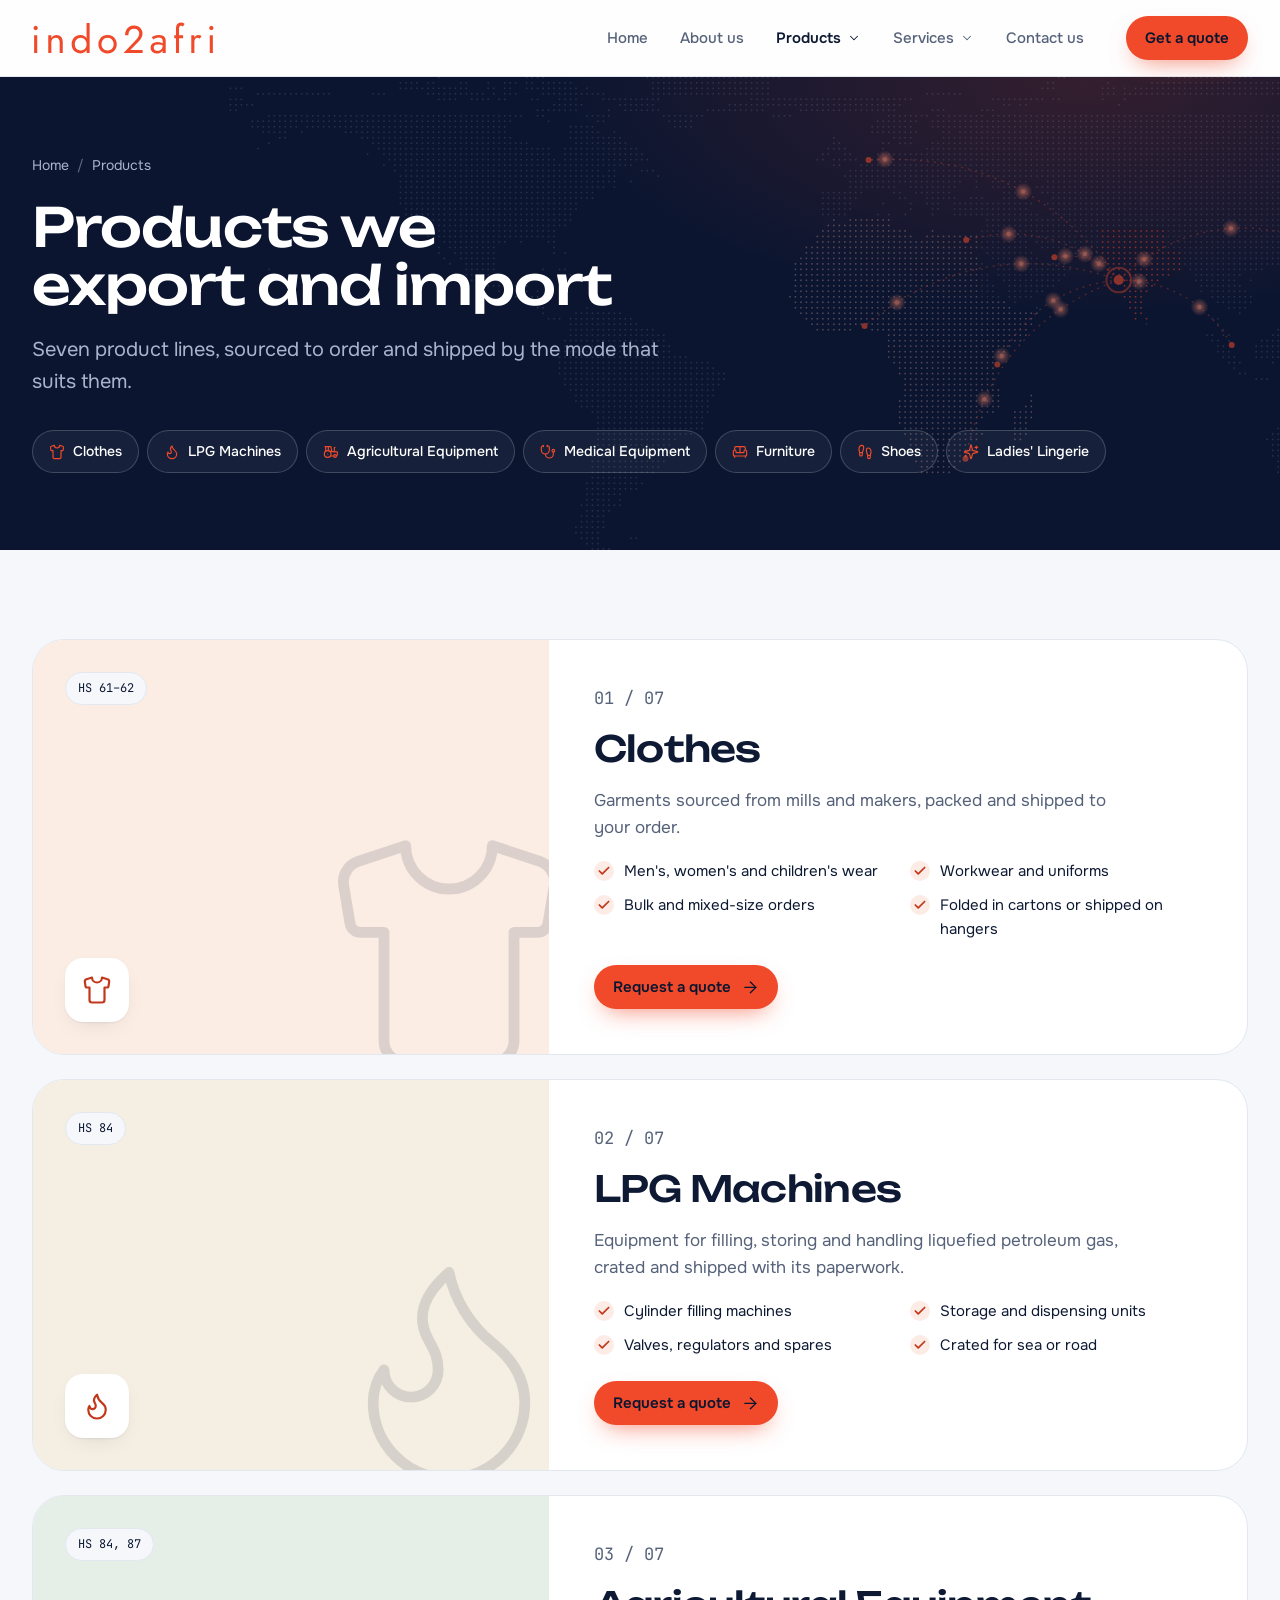
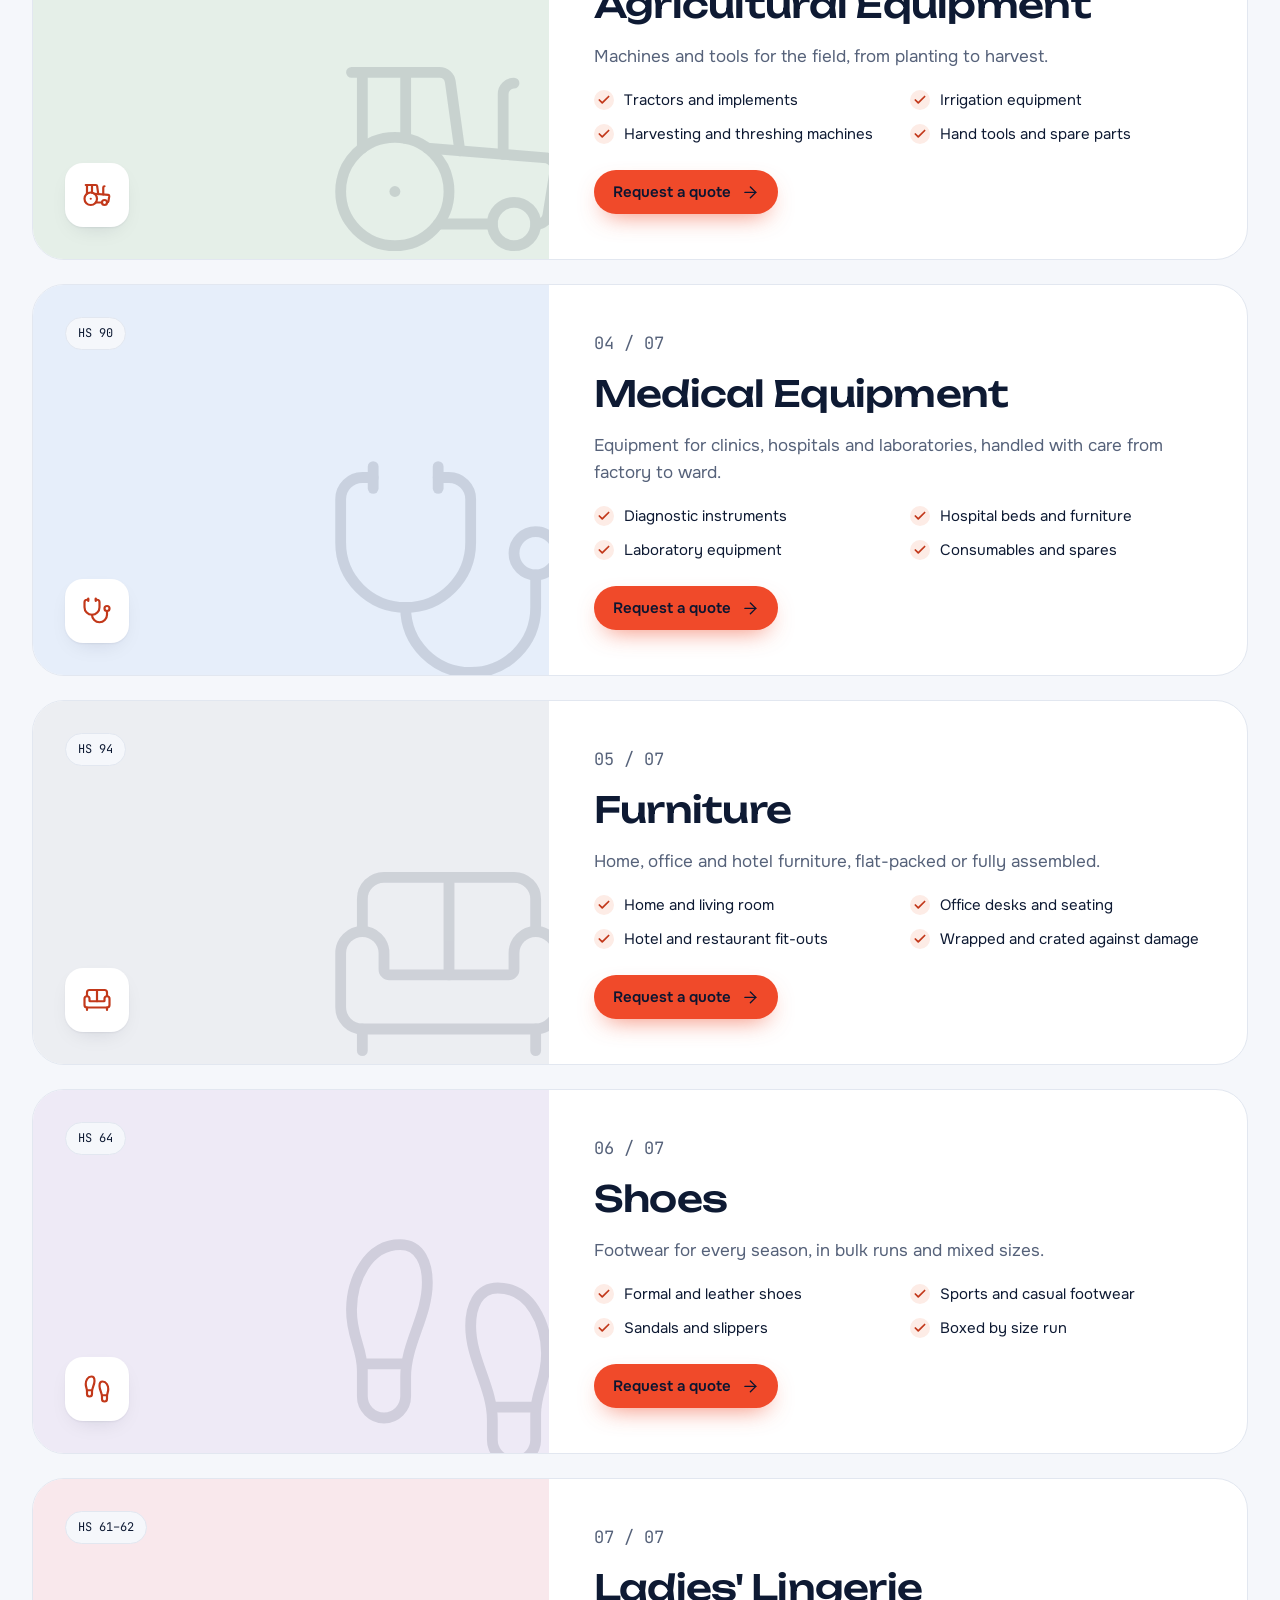
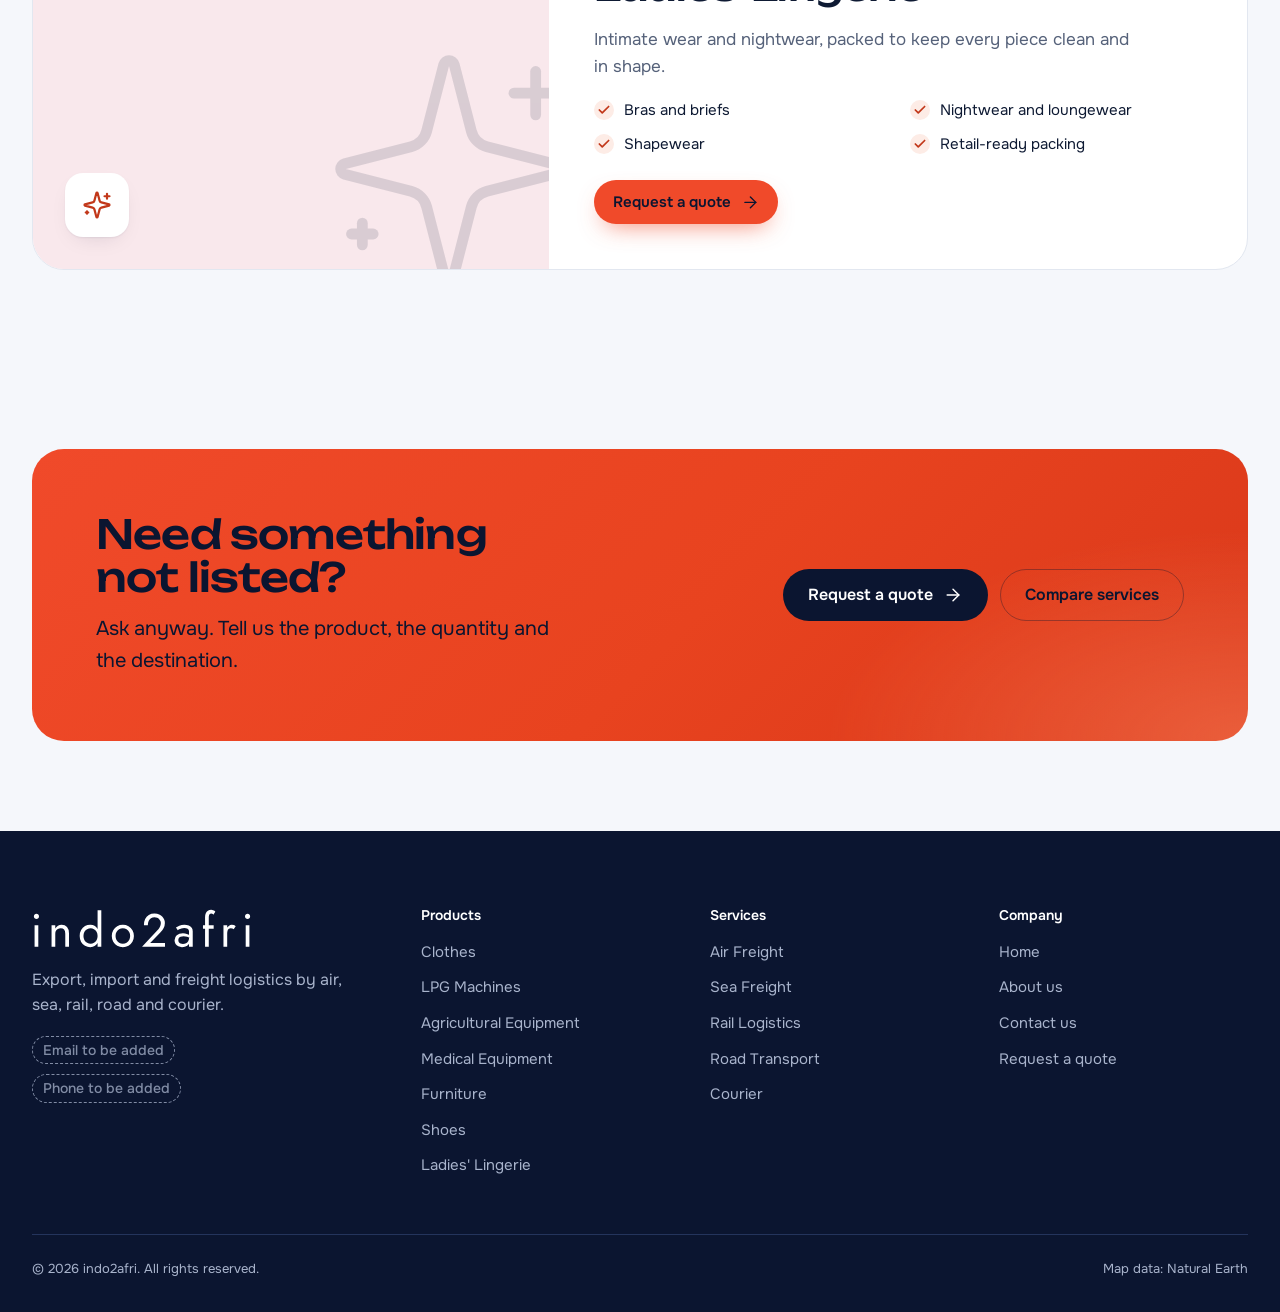
<file: products.html>
<!doctype html>
<html lang="en">
<head>
<meta charset="utf-8">
<meta name="viewport" content="width=device-width, initial-scale=1, viewport-fit=cover">
<title>Products | indo2afri</title>
<meta name="claude:viewport-fit-sides" content="cover">
<meta name="description" content="Clothes, LPG machines, agricultural equipment, medical equipment, furniture, shoes and ladies&#x27; lingerie, sourced and shipped by indo2afri.">
<meta name="theme-color" content="#0B1530">
<meta property="og:title" content="Products | indo2afri">
<meta property="og:description" content="Clothes, LPG machines, agricultural equipment, medical equipment, furniture, shoes and ladies&#x27; lingerie, sourced and shipped by indo2afri.">
<meta property="og:image" content="assets/brand/png/icon-512.png">
<link rel="icon" href="favicon.ico" sizes="48x48">
<link rel="icon" href="assets/brand/icon.svg" type="image/svg+xml">
<link rel="apple-touch-icon" href="assets/brand/png/apple-touch-icon.png">
<link rel="manifest" href="site.webmanifest">
<link rel="preconnect" href="https://fonts.googleapis.com">
<link rel="preconnect" href="https://fonts.gstatic.com" crossorigin>
<link rel="stylesheet" href="https://fonts.googleapis.com/css2?family=JetBrains+Mono:wght@400;500&family=Onest:wght@400;500;600&family=Unbounded:wght@500;600&display=swap">
<link rel="stylesheet" href="assets/css/style.css">
</head>
<body>
<a class="skip" href="#main">Skip to content</a>
<header class="site-header">
  <div class="container">
    <a class="brand" href="index.html" aria-label="indo2afri home"><img src="assets/brand/logo-primary.svg" width="183" height="34" alt="indo2afri"></a>
    <nav class="nav" aria-label="Main">
      <ul class="nav__list">
        <li class="nav__item"><a class="nav__link" href="index.html">Home</a></li>
        <li class="nav__item"><a class="nav__link" href="about.html">About us</a></li>
        <li class="nav__item"><a class="nav__link" href="products.html" aria-current="page">Products<svg class="i" viewBox="0 0 24 24" aria-hidden="true"><path d="m6 9 6 6 6-6" /></svg></a><div class="mega"><ul><li><a href="products.html#clothes"><span class="mega__icon"><svg class="i" viewBox="0 0 24 24" aria-hidden="true"><path d="M20.38 3.46 16 2a4 4 0 0 1-8 0L3.62 3.46a2 2 0 0 0-1.34 2.23l.58 3.47a1 1 0 0 0 .99.84H6v10c0 1.1.9 2 2 2h8a2 2 0 0 0 2-2V10h2.15a1 1 0 0 0 .99-.84l.58-3.47a2 2 0 0 0-1.34-2.23z" /></svg></span><span><strong>Clothes</strong><small>Garments for every season, in bulk.</small></span></a></li><li><a href="products.html#lpg-machines"><span class="mega__icon"><svg class="i" viewBox="0 0 24 24" aria-hidden="true"><path d="M8.5 14.5A2.5 2.5 0 0 0 11 12c0-1.38-.5-2-1-3-1.072-2.143-.224-4.054 2-6 .5 2.5 2 4.9 4 6.5 2 1.6 3 3.5 3 5.5a7 7 0 1 1-14 0c0-1.153.433-2.294 1-3a2.5 2.5 0 0 0 2.5 2.5z" /></svg></span><span><strong>LPG Machines</strong><small>Filling, storage and dispensing equipment.</small></span></a></li><li><a href="products.html#agricultural-equipment"><span class="mega__icon"><svg class="i" viewBox="0 0 24 24" aria-hidden="true"><path d="m10 11 11 .9a1 1 0 0 1 .8 1.1l-.665 4.158a1 1 0 0 1-.988.842H20" /><path d="M16 18h-5" /><path d="M18 5a1 1 0 0 0-1 1v5.573" /><path d="M3 4h8.129a1 1 0 0 1 .99.863L13 11.246" /><path d="M4 11V4" /><path d="M7 15h.01" /><path d="M8 10.1V4" /><circle cx="18" cy="18" r="2" /><circle cx="7" cy="15" r="5" /></svg></span><span><strong>Agricultural Equipment</strong><small>Machines and tools from planting to harvest.</small></span></a></li><li><a href="products.html#medical-equipment"><span class="mega__icon"><svg class="i" viewBox="0 0 24 24" aria-hidden="true"><path d="M11 2v2" /><path d="M5 2v2" /><path d="M5 3H4a2 2 0 0 0-2 2v4a6 6 0 0 0 12 0V5a2 2 0 0 0-2-2h-1" /><path d="M8 15a6 6 0 0 0 12 0v-3" /><circle cx="20" cy="10" r="2" /></svg></span><span><strong>Medical Equipment</strong><small>For clinics, hospitals and laboratories.</small></span></a></li><li><a href="products.html#furniture"><span class="mega__icon"><svg class="i" viewBox="0 0 24 24" aria-hidden="true"><path d="M20 9V6a2 2 0 0 0-2-2H6a2 2 0 0 0-2 2v3" /><path d="M2 16a2 2 0 0 0 2 2h16a2 2 0 0 0 2-2v-5a2 2 0 0 0-4 0v1.5a.5.5 0 0 1-.5.5h-11a.5.5 0 0 1-.5-.5V11a2 2 0 0 0-4 0z" /><path d="M4 18v2" /><path d="M20 18v2" /><path d="M12 4v9" /></svg></span><span><strong>Furniture</strong><small>Home, office and hotel furniture.</small></span></a></li><li><a href="products.html#shoes"><span class="mega__icon"><svg class="i" viewBox="0 0 24 24" aria-hidden="true"><path d="M4 16v-2.38C4 11.5 2.97 10.5 3 8c.03-2.72 1.49-6 4.5-6C9.37 2 10 3.8 10 5.5c0 3.11-2 5.66-2 8.68V16a2 2 0 1 1-4 0Z" /><path d="M20 20v-2.38c0-2.12 1.03-3.12 1-5.62-.03-2.72-1.49-6-4.5-6C14.63 6 14 7.8 14 9.5c0 3.11 2 5.66 2 8.68V20a2 2 0 1 0 4 0Z" /><path d="M16 17h4" /><path d="M4 13h4" /></svg></span><span><strong>Shoes</strong><small>Footwear in bulk runs and mixed sizes.</small></span></a></li><li><a href="products.html#ladies-lingerie"><span class="mega__icon"><svg class="i" viewBox="0 0 24 24" aria-hidden="true"><path d="M9.937 15.5A2 2 0 0 0 8.5 14.063l-6.135-1.582a.5.5 0 0 1 0-.962L8.5 9.936A2 2 0 0 0 9.937 8.5l1.582-6.135a.5.5 0 0 1 .963 0L14.063 8.5A2 2 0 0 0 15.5 9.937l6.135 1.581a.5.5 0 0 1 0 .964L15.5 14.063a2 2 0 0 0-1.437 1.437l-1.582 6.135a.5.5 0 0 1-.963 0z" /><path d="M20 3v4" /><path d="M22 5h-4" /><path d="M4 17v2" /><path d="M5 18H3" /></svg></span><span><strong>Ladies' Lingerie</strong><small>Intimate wear and nightwear, retail-ready.</small></span></a></li></ul></div></li>
        <li class="nav__item"><a class="nav__link" href="services.html">Services<svg class="i" viewBox="0 0 24 24" aria-hidden="true"><path d="m6 9 6 6 6-6" /></svg></a><div class="mega"><ul><li><a href="services.html#air-freight"><span class="mega__icon"><svg class="i" viewBox="0 0 24 24" aria-hidden="true"><path d="M17.8 19.2 16 11l3.5-3.5C21 6 21.5 4 21 3c-1-.5-3 0-4.5 1.5L13 8 4.8 6.2c-.5-.1-.9.1-1.1.5l-.3.5c-.2.5-.1 1 .3 1.3L9 12l-2 3H4l-1 1 3 2 2 3 1-1v-3l3-2 3.5 5.3c.3.4.8.5 1.3.3l.5-.2c.4-.3.6-.7.5-1.2z" /></svg></span><span><strong>Air Freight</strong><small>Fastest for urgent cargo</small></span></a></li><li><a href="services.html#sea-freight"><span class="mega__icon"><svg class="i" viewBox="0 0 24 24" aria-hidden="true"><path d="M2 21c.6.5 1.2 1 2.5 1 2.5 0 2.5-2 5-2 1.3 0 1.9.5 2.5 1 .6.5 1.2 1 2.5 1 2.5 0 2.5-2 5-2 1.3 0 1.9.5 2.5 1" /><path d="M19.38 20A11.6 11.6 0 0 0 21 14l-9-4-9 4c0 2.9.94 5.34 2.81 7.76" /><path d="M19 13V7a2 2 0 0 0-2-2H7a2 2 0 0 0-2 2v6" /><path d="M12 10v4" /><path d="M12 2v3" /></svg></span><span><strong>Sea Freight</strong><small>Lowest cost per kilo</small></span></a></li><li><a href="services.html#rail-logistics"><span class="mega__icon"><svg class="i" viewBox="0 0 24 24" aria-hidden="true"><path d="M8 3.1V7a4 4 0 0 0 8 0V3.1" /><path d="m9 15-1-1" /><path d="m15 15 1-1" /><path d="M9 19c-2.8 0-5-2.2-5-5v-4a8 8 0 0 1 16 0v4c0 2.8-2.2 5-5 5Z" /><path d="m8 19-2 3" /><path d="m16 19 2 3" /></svg></span><span><strong>Rail Logistics</strong><small>Heavy cargo overland</small></span></a></li><li><a href="services.html#road-transport"><span class="mega__icon"><svg class="i" viewBox="0 0 24 24" aria-hidden="true"><path d="M14 18V6a2 2 0 0 0-2-2H4a2 2 0 0 0-2 2v11a1 1 0 0 0 1 1h2" /><path d="M15 18H9" /><path d="M19 18h2a1 1 0 0 0 1-1v-3.65a1 1 0 0 0-.22-.624l-3.48-4.35A1 1 0 0 0 17.52 8H14" /><circle cx="17" cy="18" r="2" /><circle cx="7" cy="18" r="2" /></svg></span><span><strong>Road Transport</strong><small>Door to door, across borders</small></span></a></li><li><a href="services.html#courier"><span class="mega__icon"><svg class="i" viewBox="0 0 24 24" aria-hidden="true"><path d="M11 21.73a2 2 0 0 0 2 0l7-4A2 2 0 0 0 21 16V8a2 2 0 0 0-1-1.73l-7-4a2 2 0 0 0-2 0l-7 4A2 2 0 0 0 3 8v8a2 2 0 0 0 1 1.73z" /><path d="M12 22V12" /><path d="m3.3 7 7.703 4.734a2 2 0 0 0 1.994 0L20.7 7" /><path d="m7.5 4.27 9 5.15" /></svg></span><span><strong>Courier</strong><small>Documents and parcels</small></span></a></li></ul></div></li>
        <li class="nav__item"><a class="nav__link" href="contact.html">Contact us</a></li>
      </ul>
      <a class="btn btn--primary btn--sm" href="contact.html">Get a quote</a>
    </nav>
    <details class="menu">
      <summary><svg class="i" viewBox="0 0 24 24" aria-hidden="true"><line x1="4" x2="20" y1="12" y2="12" /><line x1="4" x2="20" y1="6" y2="6" /><line x1="4" x2="20" y1="18" y2="18" /></svg>Menu</summary>
      <nav class="menu__panel" aria-label="Main, mobile">
        <ul>
          <li><a href="index.html">Home</a></li>
          <li><a href="about.html">About us</a></li>
          <li><a href="products.html">Products</a><ul><li><a href="products.html#clothes">Clothes</a></li><li><a href="products.html#lpg-machines">LPG Machines</a></li><li><a href="products.html#agricultural-equipment">Agricultural Equipment</a></li><li><a href="products.html#medical-equipment">Medical Equipment</a></li><li><a href="products.html#furniture">Furniture</a></li><li><a href="products.html#shoes">Shoes</a></li><li><a href="products.html#ladies-lingerie">Ladies' Lingerie</a></li></ul></li>
          <li><a href="services.html">Services</a><ul><li><a href="services.html#air-freight">Air Freight</a></li><li><a href="services.html#sea-freight">Sea Freight</a></li><li><a href="services.html#rail-logistics">Rail Logistics</a></li><li><a href="services.html#road-transport">Road Transport</a></li><li><a href="services.html#courier">Courier</a></li></ul></li>
          <li><a href="contact.html">Contact us</a></li>
        </ul>
        <a class="btn btn--primary" href="contact.html">Get a quote</a>
      </nav>
    </details>
  </div>
</header>
<main id="main">
<section class="page-hero">
  <canvas data-map="faint" aria-hidden="true"></canvas>
  <div class="container">
    <ol class="crumbs" aria-label="Breadcrumb"><li><a href="index.html">Home</a></li><li aria-current="page">Products</li></ol>
    <h1>Products we export and import</h1>
    <p>Seven product lines, sourced to order and shipped by the mode that suits them.</p>
    <nav class="jump" aria-label="On this page"><a href="#clothes"><svg class="i" viewBox="0 0 24 24" aria-hidden="true"><path d="M20.38 3.46 16 2a4 4 0 0 1-8 0L3.62 3.46a2 2 0 0 0-1.34 2.23l.58 3.47a1 1 0 0 0 .99.84H6v10c0 1.1.9 2 2 2h8a2 2 0 0 0 2-2V10h2.15a1 1 0 0 0 .99-.84l.58-3.47a2 2 0 0 0-1.34-2.23z" /></svg>Clothes</a><a href="#lpg-machines"><svg class="i" viewBox="0 0 24 24" aria-hidden="true"><path d="M8.5 14.5A2.5 2.5 0 0 0 11 12c0-1.38-.5-2-1-3-1.072-2.143-.224-4.054 2-6 .5 2.5 2 4.9 4 6.5 2 1.6 3 3.5 3 5.5a7 7 0 1 1-14 0c0-1.153.433-2.294 1-3a2.5 2.5 0 0 0 2.5 2.5z" /></svg>LPG Machines</a><a href="#agricultural-equipment"><svg class="i" viewBox="0 0 24 24" aria-hidden="true"><path d="m10 11 11 .9a1 1 0 0 1 .8 1.1l-.665 4.158a1 1 0 0 1-.988.842H20" /><path d="M16 18h-5" /><path d="M18 5a1 1 0 0 0-1 1v5.573" /><path d="M3 4h8.129a1 1 0 0 1 .99.863L13 11.246" /><path d="M4 11V4" /><path d="M7 15h.01" /><path d="M8 10.1V4" /><circle cx="18" cy="18" r="2" /><circle cx="7" cy="15" r="5" /></svg>Agricultural Equipment</a><a href="#medical-equipment"><svg class="i" viewBox="0 0 24 24" aria-hidden="true"><path d="M11 2v2" /><path d="M5 2v2" /><path d="M5 3H4a2 2 0 0 0-2 2v4a6 6 0 0 0 12 0V5a2 2 0 0 0-2-2h-1" /><path d="M8 15a6 6 0 0 0 12 0v-3" /><circle cx="20" cy="10" r="2" /></svg>Medical Equipment</a><a href="#furniture"><svg class="i" viewBox="0 0 24 24" aria-hidden="true"><path d="M20 9V6a2 2 0 0 0-2-2H6a2 2 0 0 0-2 2v3" /><path d="M2 16a2 2 0 0 0 2 2h16a2 2 0 0 0 2-2v-5a2 2 0 0 0-4 0v1.5a.5.5 0 0 1-.5.5h-11a.5.5 0 0 1-.5-.5V11a2 2 0 0 0-4 0z" /><path d="M4 18v2" /><path d="M20 18v2" /><path d="M12 4v9" /></svg>Furniture</a><a href="#shoes"><svg class="i" viewBox="0 0 24 24" aria-hidden="true"><path d="M4 16v-2.38C4 11.5 2.97 10.5 3 8c.03-2.72 1.49-6 4.5-6C9.37 2 10 3.8 10 5.5c0 3.11-2 5.66-2 8.68V16a2 2 0 1 1-4 0Z" /><path d="M20 20v-2.38c0-2.12 1.03-3.12 1-5.62-.03-2.72-1.49-6-4.5-6C14.63 6 14 7.8 14 9.5c0 3.11 2 5.66 2 8.68V20a2 2 0 1 0 4 0Z" /><path d="M16 17h4" /><path d="M4 13h4" /></svg>Shoes</a><a href="#ladies-lingerie"><svg class="i" viewBox="0 0 24 24" aria-hidden="true"><path d="M9.937 15.5A2 2 0 0 0 8.5 14.063l-6.135-1.582a.5.5 0 0 1 0-.962L8.5 9.936A2 2 0 0 0 9.937 8.5l1.582-6.135a.5.5 0 0 1 .963 0L14.063 8.5A2 2 0 0 0 15.5 9.937l6.135 1.581a.5.5 0 0 1 0 .964L15.5 14.063a2 2 0 0 0-1.437 1.437l-1.582 6.135a.5.5 0 0 1-.963 0z" /><path d="M20 3v4" /><path d="M22 5h-4" /><path d="M4 17v2" /><path d="M5 18H3" /></svg>Ladies' Lingerie</a></nav>
  </div>
</section>
<section class="section"><div class="container details"><article class="detail" id="clothes" style="--tint: var(--tint-peach)" aria-labelledby="clothes-h">
  <div class="detail__visual">
    <svg class="i big" viewBox="0 0 24 24" aria-hidden="true"><path d="M20.38 3.46 16 2a4 4 0 0 1-8 0L3.62 3.46a2 2 0 0 0-1.34 2.23l.58 3.47a1 1 0 0 0 .99.84H6v10c0 1.1.9 2 2 2h8a2 2 0 0 0 2-2V10h2.15a1 1 0 0 0 .99-.84l.58-3.47a2 2 0 0 0-1.34-2.23z" /></svg>
    <div class="tag-row"><span class="chip chip--light">HS 61–62</span></div>
    <span class="badge"><svg class="i" viewBox="0 0 24 24" aria-hidden="true"><path d="M20.38 3.46 16 2a4 4 0 0 1-8 0L3.62 3.46a2 2 0 0 0-1.34 2.23l.58 3.47a1 1 0 0 0 .99.84H6v10c0 1.1.9 2 2 2h8a2 2 0 0 0 2-2V10h2.15a1 1 0 0 0 .99-.84l.58-3.47a2 2 0 0 0-1.34-2.23z" /></svg></span>
  </div>
  <div class="detail__body">
    <p class="detail__count">01 / 07</p>
    <h2 id="clothes-h">Clothes</h2>
    <p>Garments sourced from mills and makers, packed and shipped to your order.</p>
    <ul class="checks"><li><svg class="i" viewBox="0 0 24 24" aria-hidden="true"><path d="M20 6 9 17l-5-5" /></svg><span>Men's, women's and children's wear</span></li><li><svg class="i" viewBox="0 0 24 24" aria-hidden="true"><path d="M20 6 9 17l-5-5" /></svg><span>Workwear and uniforms</span></li><li><svg class="i" viewBox="0 0 24 24" aria-hidden="true"><path d="M20 6 9 17l-5-5" /></svg><span>Bulk and mixed-size orders</span></li><li><svg class="i" viewBox="0 0 24 24" aria-hidden="true"><path d="M20 6 9 17l-5-5" /></svg><span>Folded in cartons or shipped on hangers</span></li></ul>
    <div class="actions"><a class="btn btn--primary btn--sm" href="contact.html?topic=clothes">Request a quote<svg class="i" viewBox="0 0 24 24" aria-hidden="true"><path d="M5 12h14" /><path d="m12 5 7 7-7 7" /></svg></a></div>
  </div>
</article><article class="detail" id="lpg-machines" style="--tint: var(--tint-sand)" aria-labelledby="lpg-machines-h">
  <div class="detail__visual">
    <svg class="i big" viewBox="0 0 24 24" aria-hidden="true"><path d="M8.5 14.5A2.5 2.5 0 0 0 11 12c0-1.38-.5-2-1-3-1.072-2.143-.224-4.054 2-6 .5 2.5 2 4.9 4 6.5 2 1.6 3 3.5 3 5.5a7 7 0 1 1-14 0c0-1.153.433-2.294 1-3a2.5 2.5 0 0 0 2.5 2.5z" /></svg>
    <div class="tag-row"><span class="chip chip--light">HS 84</span></div>
    <span class="badge"><svg class="i" viewBox="0 0 24 24" aria-hidden="true"><path d="M8.5 14.5A2.5 2.5 0 0 0 11 12c0-1.38-.5-2-1-3-1.072-2.143-.224-4.054 2-6 .5 2.5 2 4.9 4 6.5 2 1.6 3 3.5 3 5.5a7 7 0 1 1-14 0c0-1.153.433-2.294 1-3a2.5 2.5 0 0 0 2.5 2.5z" /></svg></span>
  </div>
  <div class="detail__body">
    <p class="detail__count">02 / 07</p>
    <h2 id="lpg-machines-h">LPG Machines</h2>
    <p>Equipment for filling, storing and handling liquefied petroleum gas, crated and shipped with its paperwork.</p>
    <ul class="checks"><li><svg class="i" viewBox="0 0 24 24" aria-hidden="true"><path d="M20 6 9 17l-5-5" /></svg><span>Cylinder filling machines</span></li><li><svg class="i" viewBox="0 0 24 24" aria-hidden="true"><path d="M20 6 9 17l-5-5" /></svg><span>Storage and dispensing units</span></li><li><svg class="i" viewBox="0 0 24 24" aria-hidden="true"><path d="M20 6 9 17l-5-5" /></svg><span>Valves, regulators and spares</span></li><li><svg class="i" viewBox="0 0 24 24" aria-hidden="true"><path d="M20 6 9 17l-5-5" /></svg><span>Crated for sea or road</span></li></ul>
    <div class="actions"><a class="btn btn--primary btn--sm" href="contact.html?topic=lpg-machines">Request a quote<svg class="i" viewBox="0 0 24 24" aria-hidden="true"><path d="M5 12h14" /><path d="m12 5 7 7-7 7" /></svg></a></div>
  </div>
</article><article class="detail" id="agricultural-equipment" style="--tint: var(--tint-sage)" aria-labelledby="agricultural-equipment-h">
  <div class="detail__visual">
    <svg class="i big" viewBox="0 0 24 24" aria-hidden="true"><path d="m10 11 11 .9a1 1 0 0 1 .8 1.1l-.665 4.158a1 1 0 0 1-.988.842H20" /><path d="M16 18h-5" /><path d="M18 5a1 1 0 0 0-1 1v5.573" /><path d="M3 4h8.129a1 1 0 0 1 .99.863L13 11.246" /><path d="M4 11V4" /><path d="M7 15h.01" /><path d="M8 10.1V4" /><circle cx="18" cy="18" r="2" /><circle cx="7" cy="15" r="5" /></svg>
    <div class="tag-row"><span class="chip chip--light">HS 84, 87</span></div>
    <span class="badge"><svg class="i" viewBox="0 0 24 24" aria-hidden="true"><path d="m10 11 11 .9a1 1 0 0 1 .8 1.1l-.665 4.158a1 1 0 0 1-.988.842H20" /><path d="M16 18h-5" /><path d="M18 5a1 1 0 0 0-1 1v5.573" /><path d="M3 4h8.129a1 1 0 0 1 .99.863L13 11.246" /><path d="M4 11V4" /><path d="M7 15h.01" /><path d="M8 10.1V4" /><circle cx="18" cy="18" r="2" /><circle cx="7" cy="15" r="5" /></svg></span>
  </div>
  <div class="detail__body">
    <p class="detail__count">03 / 07</p>
    <h2 id="agricultural-equipment-h">Agricultural Equipment</h2>
    <p>Machines and tools for the field, from planting to harvest.</p>
    <ul class="checks"><li><svg class="i" viewBox="0 0 24 24" aria-hidden="true"><path d="M20 6 9 17l-5-5" /></svg><span>Tractors and implements</span></li><li><svg class="i" viewBox="0 0 24 24" aria-hidden="true"><path d="M20 6 9 17l-5-5" /></svg><span>Irrigation equipment</span></li><li><svg class="i" viewBox="0 0 24 24" aria-hidden="true"><path d="M20 6 9 17l-5-5" /></svg><span>Harvesting and threshing machines</span></li><li><svg class="i" viewBox="0 0 24 24" aria-hidden="true"><path d="M20 6 9 17l-5-5" /></svg><span>Hand tools and spare parts</span></li></ul>
    <div class="actions"><a class="btn btn--primary btn--sm" href="contact.html?topic=agricultural-equipment">Request a quote<svg class="i" viewBox="0 0 24 24" aria-hidden="true"><path d="M5 12h14" /><path d="m12 5 7 7-7 7" /></svg></a></div>
  </div>
</article><article class="detail" id="medical-equipment" style="--tint: var(--tint-sky)" aria-labelledby="medical-equipment-h">
  <div class="detail__visual">
    <svg class="i big" viewBox="0 0 24 24" aria-hidden="true"><path d="M11 2v2" /><path d="M5 2v2" /><path d="M5 3H4a2 2 0 0 0-2 2v4a6 6 0 0 0 12 0V5a2 2 0 0 0-2-2h-1" /><path d="M8 15a6 6 0 0 0 12 0v-3" /><circle cx="20" cy="10" r="2" /></svg>
    <div class="tag-row"><span class="chip chip--light">HS 90</span></div>
    <span class="badge"><svg class="i" viewBox="0 0 24 24" aria-hidden="true"><path d="M11 2v2" /><path d="M5 2v2" /><path d="M5 3H4a2 2 0 0 0-2 2v4a6 6 0 0 0 12 0V5a2 2 0 0 0-2-2h-1" /><path d="M8 15a6 6 0 0 0 12 0v-3" /><circle cx="20" cy="10" r="2" /></svg></span>
  </div>
  <div class="detail__body">
    <p class="detail__count">04 / 07</p>
    <h2 id="medical-equipment-h">Medical Equipment</h2>
    <p>Equipment for clinics, hospitals and laboratories, handled with care from factory to ward.</p>
    <ul class="checks"><li><svg class="i" viewBox="0 0 24 24" aria-hidden="true"><path d="M20 6 9 17l-5-5" /></svg><span>Diagnostic instruments</span></li><li><svg class="i" viewBox="0 0 24 24" aria-hidden="true"><path d="M20 6 9 17l-5-5" /></svg><span>Hospital beds and furniture</span></li><li><svg class="i" viewBox="0 0 24 24" aria-hidden="true"><path d="M20 6 9 17l-5-5" /></svg><span>Laboratory equipment</span></li><li><svg class="i" viewBox="0 0 24 24" aria-hidden="true"><path d="M20 6 9 17l-5-5" /></svg><span>Consumables and spares</span></li></ul>
    <div class="actions"><a class="btn btn--primary btn--sm" href="contact.html?topic=medical-equipment">Request a quote<svg class="i" viewBox="0 0 24 24" aria-hidden="true"><path d="M5 12h14" /><path d="m12 5 7 7-7 7" /></svg></a></div>
  </div>
</article><article class="detail" id="furniture" style="--tint: var(--tint-stone)" aria-labelledby="furniture-h">
  <div class="detail__visual">
    <svg class="i big" viewBox="0 0 24 24" aria-hidden="true"><path d="M20 9V6a2 2 0 0 0-2-2H6a2 2 0 0 0-2 2v3" /><path d="M2 16a2 2 0 0 0 2 2h16a2 2 0 0 0 2-2v-5a2 2 0 0 0-4 0v1.5a.5.5 0 0 1-.5.5h-11a.5.5 0 0 1-.5-.5V11a2 2 0 0 0-4 0z" /><path d="M4 18v2" /><path d="M20 18v2" /><path d="M12 4v9" /></svg>
    <div class="tag-row"><span class="chip chip--light">HS 94</span></div>
    <span class="badge"><svg class="i" viewBox="0 0 24 24" aria-hidden="true"><path d="M20 9V6a2 2 0 0 0-2-2H6a2 2 0 0 0-2 2v3" /><path d="M2 16a2 2 0 0 0 2 2h16a2 2 0 0 0 2-2v-5a2 2 0 0 0-4 0v1.5a.5.5 0 0 1-.5.5h-11a.5.5 0 0 1-.5-.5V11a2 2 0 0 0-4 0z" /><path d="M4 18v2" /><path d="M20 18v2" /><path d="M12 4v9" /></svg></span>
  </div>
  <div class="detail__body">
    <p class="detail__count">05 / 07</p>
    <h2 id="furniture-h">Furniture</h2>
    <p>Home, office and hotel furniture, flat-packed or fully assembled.</p>
    <ul class="checks"><li><svg class="i" viewBox="0 0 24 24" aria-hidden="true"><path d="M20 6 9 17l-5-5" /></svg><span>Home and living room</span></li><li><svg class="i" viewBox="0 0 24 24" aria-hidden="true"><path d="M20 6 9 17l-5-5" /></svg><span>Office desks and seating</span></li><li><svg class="i" viewBox="0 0 24 24" aria-hidden="true"><path d="M20 6 9 17l-5-5" /></svg><span>Hotel and restaurant fit-outs</span></li><li><svg class="i" viewBox="0 0 24 24" aria-hidden="true"><path d="M20 6 9 17l-5-5" /></svg><span>Wrapped and crated against damage</span></li></ul>
    <div class="actions"><a class="btn btn--primary btn--sm" href="contact.html?topic=furniture">Request a quote<svg class="i" viewBox="0 0 24 24" aria-hidden="true"><path d="M5 12h14" /><path d="m12 5 7 7-7 7" /></svg></a></div>
  </div>
</article><article class="detail" id="shoes" style="--tint: var(--tint-lilac)" aria-labelledby="shoes-h">
  <div class="detail__visual">
    <svg class="i big" viewBox="0 0 24 24" aria-hidden="true"><path d="M4 16v-2.38C4 11.5 2.97 10.5 3 8c.03-2.72 1.49-6 4.5-6C9.37 2 10 3.8 10 5.5c0 3.11-2 5.66-2 8.68V16a2 2 0 1 1-4 0Z" /><path d="M20 20v-2.38c0-2.12 1.03-3.12 1-5.62-.03-2.72-1.49-6-4.5-6C14.63 6 14 7.8 14 9.5c0 3.11 2 5.66 2 8.68V20a2 2 0 1 0 4 0Z" /><path d="M16 17h4" /><path d="M4 13h4" /></svg>
    <div class="tag-row"><span class="chip chip--light">HS 64</span></div>
    <span class="badge"><svg class="i" viewBox="0 0 24 24" aria-hidden="true"><path d="M4 16v-2.38C4 11.5 2.97 10.5 3 8c.03-2.72 1.49-6 4.5-6C9.37 2 10 3.8 10 5.5c0 3.11-2 5.66-2 8.68V16a2 2 0 1 1-4 0Z" /><path d="M20 20v-2.38c0-2.12 1.03-3.12 1-5.62-.03-2.72-1.49-6-4.5-6C14.63 6 14 7.8 14 9.5c0 3.11 2 5.66 2 8.68V20a2 2 0 1 0 4 0Z" /><path d="M16 17h4" /><path d="M4 13h4" /></svg></span>
  </div>
  <div class="detail__body">
    <p class="detail__count">06 / 07</p>
    <h2 id="shoes-h">Shoes</h2>
    <p>Footwear for every season, in bulk runs and mixed sizes.</p>
    <ul class="checks"><li><svg class="i" viewBox="0 0 24 24" aria-hidden="true"><path d="M20 6 9 17l-5-5" /></svg><span>Formal and leather shoes</span></li><li><svg class="i" viewBox="0 0 24 24" aria-hidden="true"><path d="M20 6 9 17l-5-5" /></svg><span>Sports and casual footwear</span></li><li><svg class="i" viewBox="0 0 24 24" aria-hidden="true"><path d="M20 6 9 17l-5-5" /></svg><span>Sandals and slippers</span></li><li><svg class="i" viewBox="0 0 24 24" aria-hidden="true"><path d="M20 6 9 17l-5-5" /></svg><span>Boxed by size run</span></li></ul>
    <div class="actions"><a class="btn btn--primary btn--sm" href="contact.html?topic=shoes">Request a quote<svg class="i" viewBox="0 0 24 24" aria-hidden="true"><path d="M5 12h14" /><path d="m12 5 7 7-7 7" /></svg></a></div>
  </div>
</article><article class="detail" id="ladies-lingerie" style="--tint: var(--tint-rose)" aria-labelledby="ladies-lingerie-h">
  <div class="detail__visual">
    <svg class="i big" viewBox="0 0 24 24" aria-hidden="true"><path d="M9.937 15.5A2 2 0 0 0 8.5 14.063l-6.135-1.582a.5.5 0 0 1 0-.962L8.5 9.936A2 2 0 0 0 9.937 8.5l1.582-6.135a.5.5 0 0 1 .963 0L14.063 8.5A2 2 0 0 0 15.5 9.937l6.135 1.581a.5.5 0 0 1 0 .964L15.5 14.063a2 2 0 0 0-1.437 1.437l-1.582 6.135a.5.5 0 0 1-.963 0z" /><path d="M20 3v4" /><path d="M22 5h-4" /><path d="M4 17v2" /><path d="M5 18H3" /></svg>
    <div class="tag-row"><span class="chip chip--light">HS 61–62</span></div>
    <span class="badge"><svg class="i" viewBox="0 0 24 24" aria-hidden="true"><path d="M9.937 15.5A2 2 0 0 0 8.5 14.063l-6.135-1.582a.5.5 0 0 1 0-.962L8.5 9.936A2 2 0 0 0 9.937 8.5l1.582-6.135a.5.5 0 0 1 .963 0L14.063 8.5A2 2 0 0 0 15.5 9.937l6.135 1.581a.5.5 0 0 1 0 .964L15.5 14.063a2 2 0 0 0-1.437 1.437l-1.582 6.135a.5.5 0 0 1-.963 0z" /><path d="M20 3v4" /><path d="M22 5h-4" /><path d="M4 17v2" /><path d="M5 18H3" /></svg></span>
  </div>
  <div class="detail__body">
    <p class="detail__count">07 / 07</p>
    <h2 id="ladies-lingerie-h">Ladies' Lingerie</h2>
    <p>Intimate wear and nightwear, packed to keep every piece clean and in shape.</p>
    <ul class="checks"><li><svg class="i" viewBox="0 0 24 24" aria-hidden="true"><path d="M20 6 9 17l-5-5" /></svg><span>Bras and briefs</span></li><li><svg class="i" viewBox="0 0 24 24" aria-hidden="true"><path d="M20 6 9 17l-5-5" /></svg><span>Nightwear and loungewear</span></li><li><svg class="i" viewBox="0 0 24 24" aria-hidden="true"><path d="M20 6 9 17l-5-5" /></svg><span>Shapewear</span></li><li><svg class="i" viewBox="0 0 24 24" aria-hidden="true"><path d="M20 6 9 17l-5-5" /></svg><span>Retail-ready packing</span></li></ul>
    <div class="actions"><a class="btn btn--primary btn--sm" href="contact.html?topic=ladies-lingerie">Request a quote<svg class="i" viewBox="0 0 24 24" aria-hidden="true"><path d="M5 12h14" /><path d="m12 5 7 7-7 7" /></svg></a></div>
  </div>
</article></div></section>
<section class="section">
  <div class="container">
    <div class="cta">
      <div><h2>Need something not listed?</h2><p>Ask anyway. Tell us the product, the quantity and the destination.</p></div>
      <div class="actions"><a class="btn btn--dark" href="contact.html">Request a quote<svg class="i" viewBox="0 0 24 24" aria-hidden="true"><path d="M5 12h14" /><path d="m12 5 7 7-7 7" /></svg></a><a class="btn btn--line" href="services.html">Compare services</a></div>
    </div>
  </div>
</section>
</main>
<footer class="site-footer">
  <div class="container">
    <div class="footer__top">
      <div class="footer__brand">
        <a href="index.html" aria-label="indo2afri home"><img src="assets/brand/logo-white.svg" width="200" height="37" alt="indo2afri"></a>
        <p>Export, import and freight logistics by air, sea, rail, road and courier.</p>
        <ul><li><span class="todo">Email to be added</span></li><li><span class="todo">Phone to be added</span></li></ul>
      </div>
      <div><h2>Products</h2><ul><li><a href="products.html#clothes">Clothes</a></li><li><a href="products.html#lpg-machines">LPG Machines</a></li><li><a href="products.html#agricultural-equipment">Agricultural Equipment</a></li><li><a href="products.html#medical-equipment">Medical Equipment</a></li><li><a href="products.html#furniture">Furniture</a></li><li><a href="products.html#shoes">Shoes</a></li><li><a href="products.html#ladies-lingerie">Ladies' Lingerie</a></li></ul></div>
      <div><h2>Services</h2><ul><li><a href="services.html#air-freight">Air Freight</a></li><li><a href="services.html#sea-freight">Sea Freight</a></li><li><a href="services.html#rail-logistics">Rail Logistics</a></li><li><a href="services.html#road-transport">Road Transport</a></li><li><a href="services.html#courier">Courier</a></li></ul></div>
      <div><h2>Company</h2><ul><li><a href="index.html">Home</a></li><li><a href="about.html">About us</a></li><li><a href="contact.html">Contact us</a></li><li><a href="contact.html">Request a quote</a></li></ul></div>
    </div>
    <div class="footer__bottom">
      <p>&copy; 2026 indo2afri. All rights reserved.</p>
      <p>Map data: Natural Earth</p>
    </div>
  </div>
</footer>
<script src="assets/js/land-dots.js"></script>
<script src="assets/js/main.js"></script>
</body>
</html>
</file>
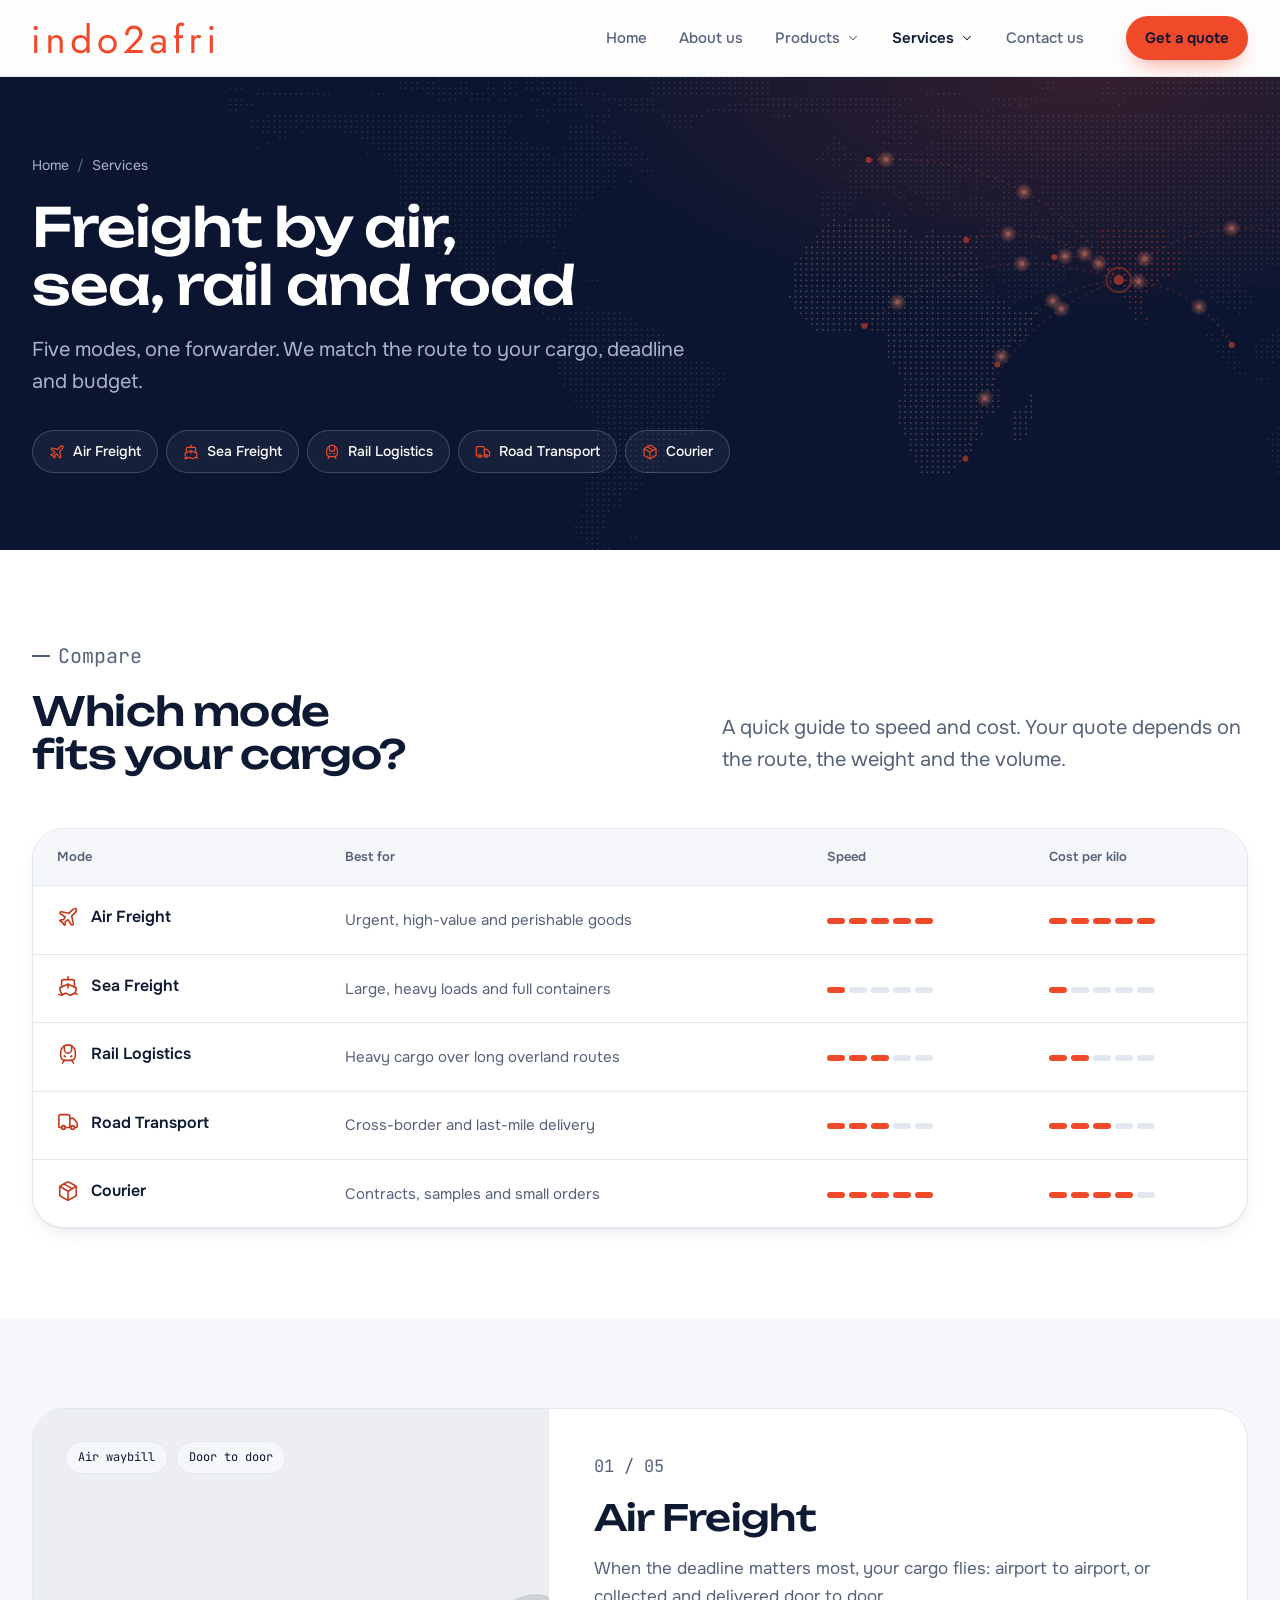
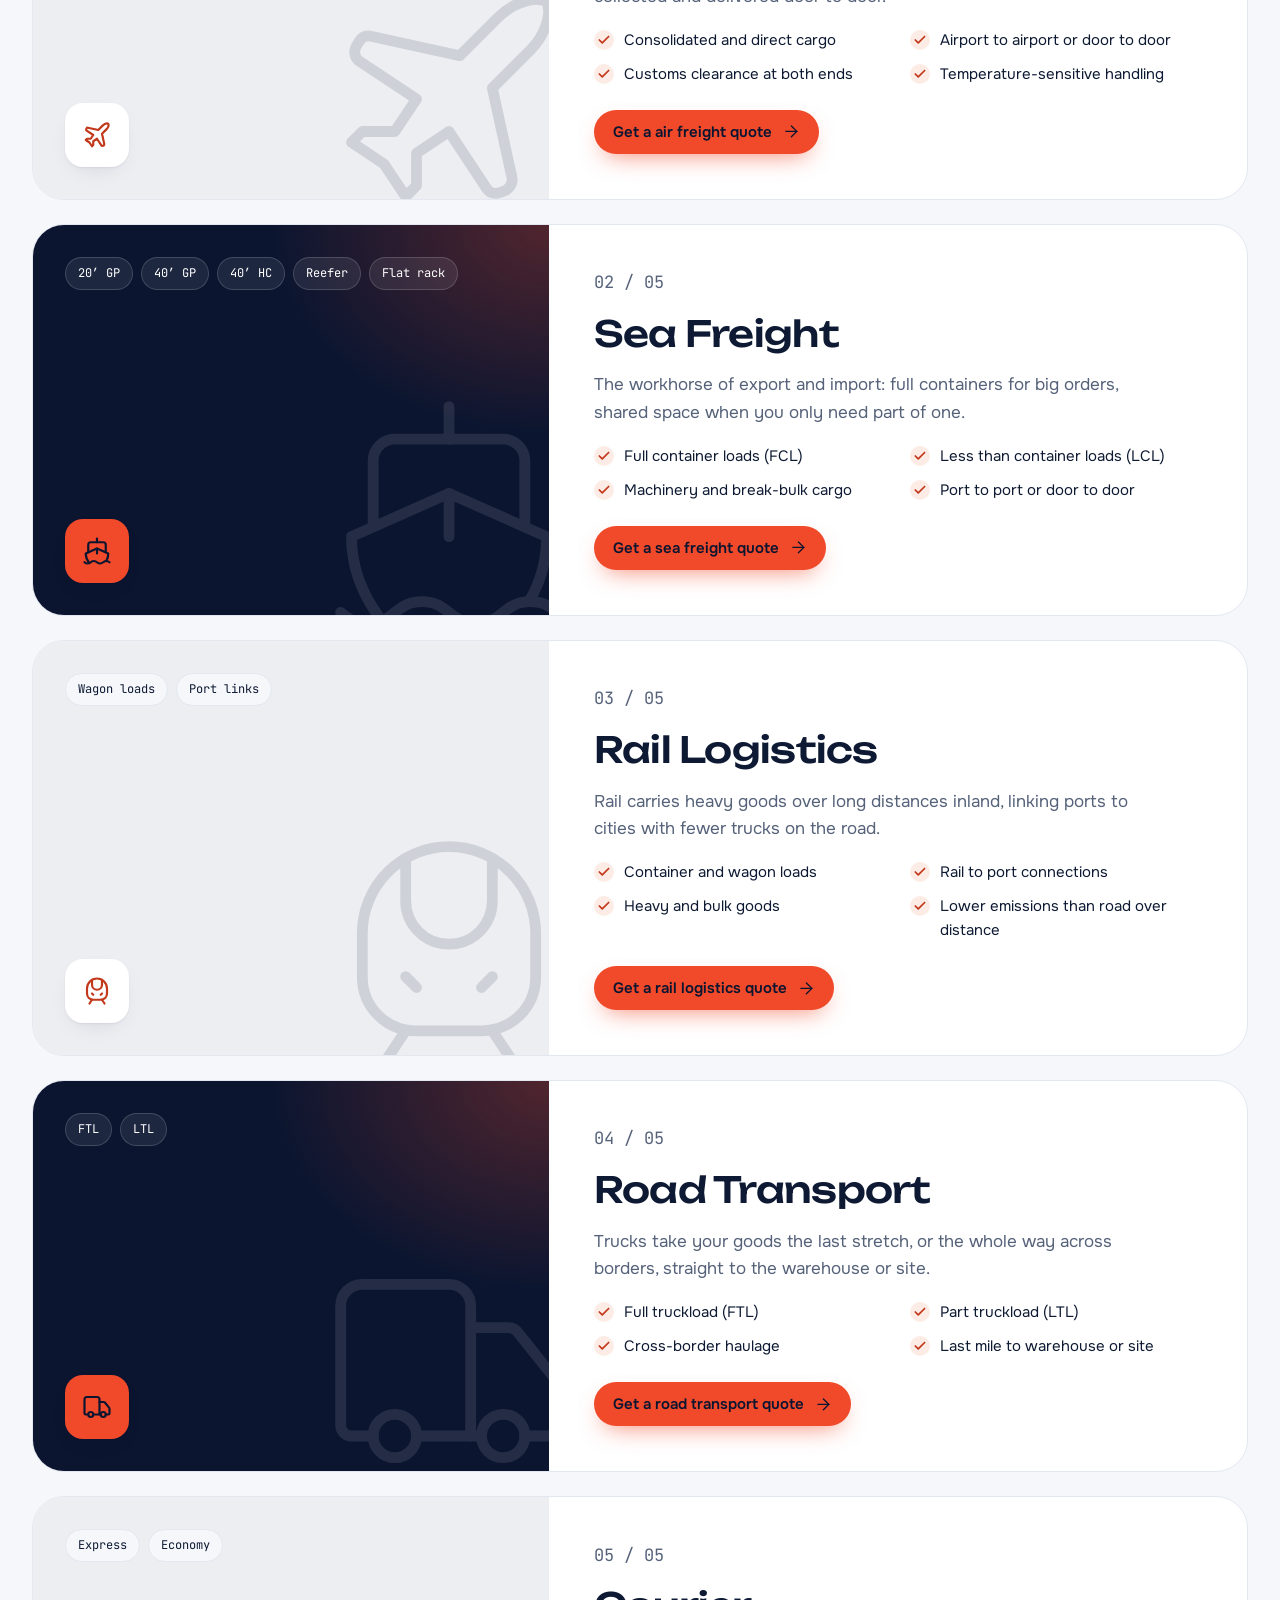
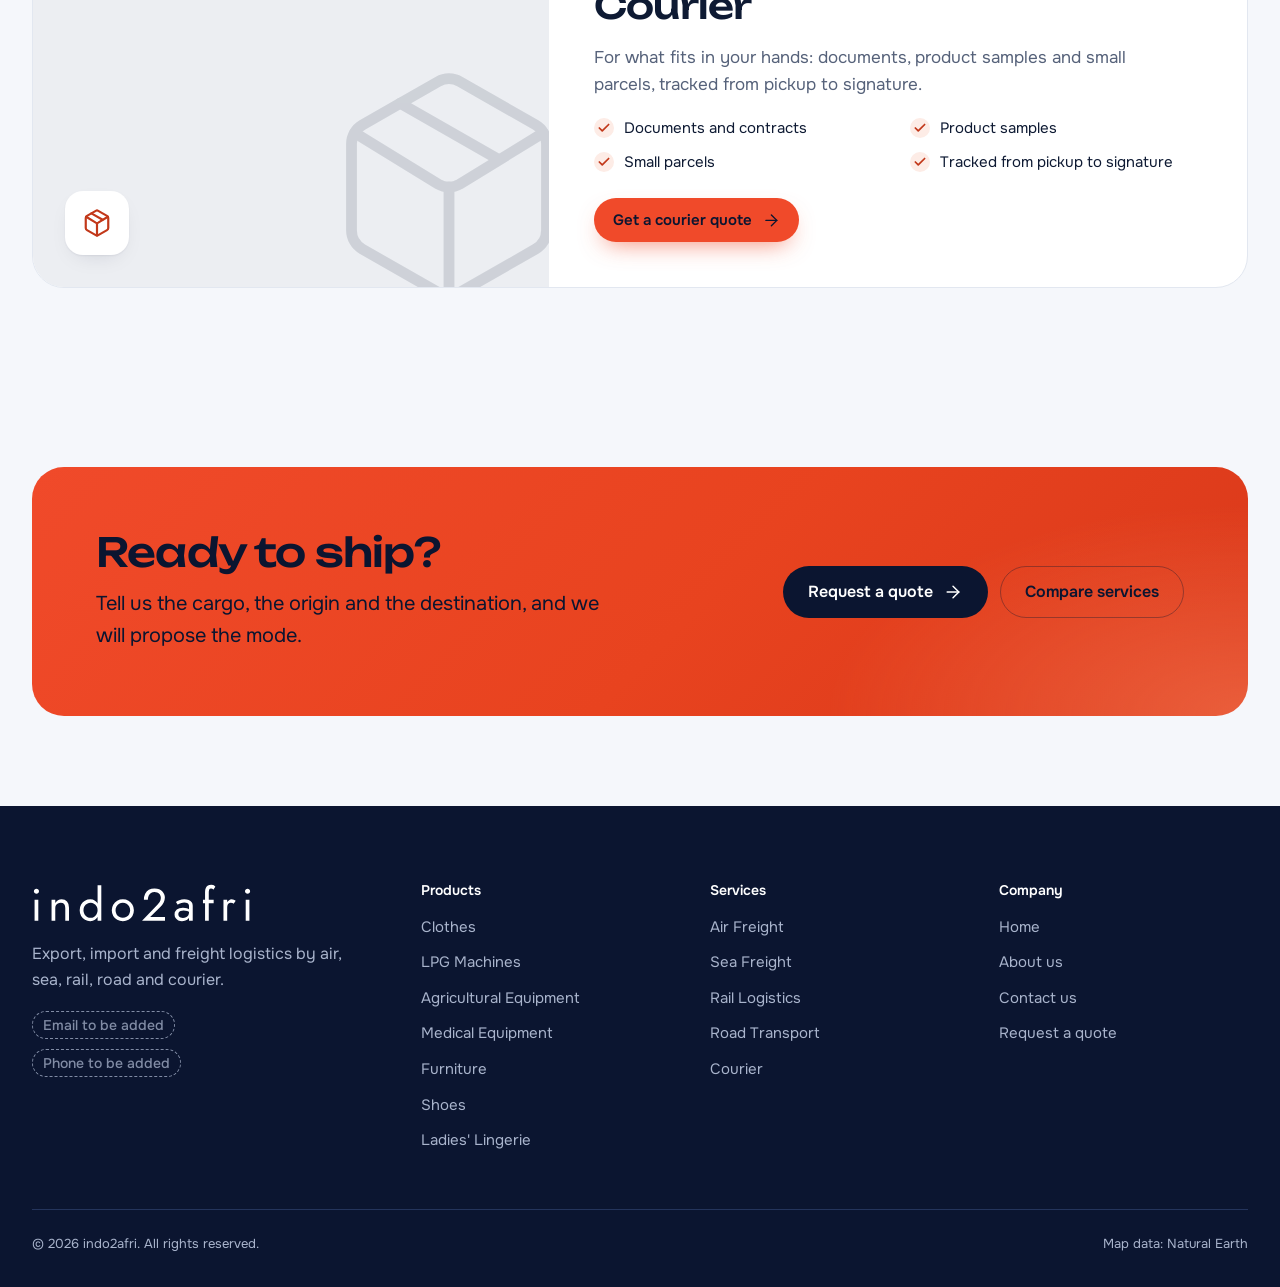
<file: services.html>
<!doctype html>
<html lang="en">
<head>
<meta charset="utf-8">
<meta name="viewport" content="width=device-width, initial-scale=1, viewport-fit=cover">
<title>Services | indo2afri</title>
<meta name="claude:viewport-fit-sides" content="cover">
<meta name="description" content="Air freight, sea freight, rail logistics, road transport and courier services from indo2afri.">
<meta name="theme-color" content="#0B1530">
<meta property="og:title" content="Services | indo2afri">
<meta property="og:description" content="Air freight, sea freight, rail logistics, road transport and courier services from indo2afri.">
<meta property="og:image" content="assets/brand/png/icon-512.png">
<link rel="icon" href="favicon.ico" sizes="48x48">
<link rel="icon" href="assets/brand/icon.svg" type="image/svg+xml">
<link rel="apple-touch-icon" href="assets/brand/png/apple-touch-icon.png">
<link rel="manifest" href="site.webmanifest">
<link rel="preconnect" href="https://fonts.googleapis.com">
<link rel="preconnect" href="https://fonts.gstatic.com" crossorigin>
<link rel="stylesheet" href="https://fonts.googleapis.com/css2?family=JetBrains+Mono:wght@400;500&family=Onest:wght@400;500;600&family=Unbounded:wght@500;600&display=swap">
<link rel="stylesheet" href="assets/css/style.css">
</head>
<body>
<a class="skip" href="#main">Skip to content</a>
<header class="site-header">
  <div class="container">
    <a class="brand" href="index.html" aria-label="indo2afri home"><img src="assets/brand/logo-primary.svg" width="183" height="34" alt="indo2afri"></a>
    <nav class="nav" aria-label="Main">
      <ul class="nav__list">
        <li class="nav__item"><a class="nav__link" href="index.html">Home</a></li>
        <li class="nav__item"><a class="nav__link" href="about.html">About us</a></li>
        <li class="nav__item"><a class="nav__link" href="products.html">Products<svg class="i" viewBox="0 0 24 24" aria-hidden="true"><path d="m6 9 6 6 6-6" /></svg></a><div class="mega"><ul><li><a href="products.html#clothes"><span class="mega__icon"><svg class="i" viewBox="0 0 24 24" aria-hidden="true"><path d="M20.38 3.46 16 2a4 4 0 0 1-8 0L3.62 3.46a2 2 0 0 0-1.34 2.23l.58 3.47a1 1 0 0 0 .99.84H6v10c0 1.1.9 2 2 2h8a2 2 0 0 0 2-2V10h2.15a1 1 0 0 0 .99-.84l.58-3.47a2 2 0 0 0-1.34-2.23z" /></svg></span><span><strong>Clothes</strong><small>Garments for every season, in bulk.</small></span></a></li><li><a href="products.html#lpg-machines"><span class="mega__icon"><svg class="i" viewBox="0 0 24 24" aria-hidden="true"><path d="M8.5 14.5A2.5 2.5 0 0 0 11 12c0-1.38-.5-2-1-3-1.072-2.143-.224-4.054 2-6 .5 2.5 2 4.9 4 6.5 2 1.6 3 3.5 3 5.5a7 7 0 1 1-14 0c0-1.153.433-2.294 1-3a2.5 2.5 0 0 0 2.5 2.5z" /></svg></span><span><strong>LPG Machines</strong><small>Filling, storage and dispensing equipment.</small></span></a></li><li><a href="products.html#agricultural-equipment"><span class="mega__icon"><svg class="i" viewBox="0 0 24 24" aria-hidden="true"><path d="m10 11 11 .9a1 1 0 0 1 .8 1.1l-.665 4.158a1 1 0 0 1-.988.842H20" /><path d="M16 18h-5" /><path d="M18 5a1 1 0 0 0-1 1v5.573" /><path d="M3 4h8.129a1 1 0 0 1 .99.863L13 11.246" /><path d="M4 11V4" /><path d="M7 15h.01" /><path d="M8 10.1V4" /><circle cx="18" cy="18" r="2" /><circle cx="7" cy="15" r="5" /></svg></span><span><strong>Agricultural Equipment</strong><small>Machines and tools from planting to harvest.</small></span></a></li><li><a href="products.html#medical-equipment"><span class="mega__icon"><svg class="i" viewBox="0 0 24 24" aria-hidden="true"><path d="M11 2v2" /><path d="M5 2v2" /><path d="M5 3H4a2 2 0 0 0-2 2v4a6 6 0 0 0 12 0V5a2 2 0 0 0-2-2h-1" /><path d="M8 15a6 6 0 0 0 12 0v-3" /><circle cx="20" cy="10" r="2" /></svg></span><span><strong>Medical Equipment</strong><small>For clinics, hospitals and laboratories.</small></span></a></li><li><a href="products.html#furniture"><span class="mega__icon"><svg class="i" viewBox="0 0 24 24" aria-hidden="true"><path d="M20 9V6a2 2 0 0 0-2-2H6a2 2 0 0 0-2 2v3" /><path d="M2 16a2 2 0 0 0 2 2h16a2 2 0 0 0 2-2v-5a2 2 0 0 0-4 0v1.5a.5.5 0 0 1-.5.5h-11a.5.5 0 0 1-.5-.5V11a2 2 0 0 0-4 0z" /><path d="M4 18v2" /><path d="M20 18v2" /><path d="M12 4v9" /></svg></span><span><strong>Furniture</strong><small>Home, office and hotel furniture.</small></span></a></li><li><a href="products.html#shoes"><span class="mega__icon"><svg class="i" viewBox="0 0 24 24" aria-hidden="true"><path d="M4 16v-2.38C4 11.5 2.97 10.5 3 8c.03-2.72 1.49-6 4.5-6C9.37 2 10 3.8 10 5.5c0 3.11-2 5.66-2 8.68V16a2 2 0 1 1-4 0Z" /><path d="M20 20v-2.38c0-2.12 1.03-3.12 1-5.62-.03-2.72-1.49-6-4.5-6C14.63 6 14 7.8 14 9.5c0 3.11 2 5.66 2 8.68V20a2 2 0 1 0 4 0Z" /><path d="M16 17h4" /><path d="M4 13h4" /></svg></span><span><strong>Shoes</strong><small>Footwear in bulk runs and mixed sizes.</small></span></a></li><li><a href="products.html#ladies-lingerie"><span class="mega__icon"><svg class="i" viewBox="0 0 24 24" aria-hidden="true"><path d="M9.937 15.5A2 2 0 0 0 8.5 14.063l-6.135-1.582a.5.5 0 0 1 0-.962L8.5 9.936A2 2 0 0 0 9.937 8.5l1.582-6.135a.5.5 0 0 1 .963 0L14.063 8.5A2 2 0 0 0 15.5 9.937l6.135 1.581a.5.5 0 0 1 0 .964L15.5 14.063a2 2 0 0 0-1.437 1.437l-1.582 6.135a.5.5 0 0 1-.963 0z" /><path d="M20 3v4" /><path d="M22 5h-4" /><path d="M4 17v2" /><path d="M5 18H3" /></svg></span><span><strong>Ladies' Lingerie</strong><small>Intimate wear and nightwear, retail-ready.</small></span></a></li></ul></div></li>
        <li class="nav__item"><a class="nav__link" href="services.html" aria-current="page">Services<svg class="i" viewBox="0 0 24 24" aria-hidden="true"><path d="m6 9 6 6 6-6" /></svg></a><div class="mega"><ul><li><a href="services.html#air-freight"><span class="mega__icon"><svg class="i" viewBox="0 0 24 24" aria-hidden="true"><path d="M17.8 19.2 16 11l3.5-3.5C21 6 21.5 4 21 3c-1-.5-3 0-4.5 1.5L13 8 4.8 6.2c-.5-.1-.9.1-1.1.5l-.3.5c-.2.5-.1 1 .3 1.3L9 12l-2 3H4l-1 1 3 2 2 3 1-1v-3l3-2 3.5 5.3c.3.4.8.5 1.3.3l.5-.2c.4-.3.6-.7.5-1.2z" /></svg></span><span><strong>Air Freight</strong><small>Fastest for urgent cargo</small></span></a></li><li><a href="services.html#sea-freight"><span class="mega__icon"><svg class="i" viewBox="0 0 24 24" aria-hidden="true"><path d="M2 21c.6.5 1.2 1 2.5 1 2.5 0 2.5-2 5-2 1.3 0 1.9.5 2.5 1 .6.5 1.2 1 2.5 1 2.5 0 2.5-2 5-2 1.3 0 1.9.5 2.5 1" /><path d="M19.38 20A11.6 11.6 0 0 0 21 14l-9-4-9 4c0 2.9.94 5.34 2.81 7.76" /><path d="M19 13V7a2 2 0 0 0-2-2H7a2 2 0 0 0-2 2v6" /><path d="M12 10v4" /><path d="M12 2v3" /></svg></span><span><strong>Sea Freight</strong><small>Lowest cost per kilo</small></span></a></li><li><a href="services.html#rail-logistics"><span class="mega__icon"><svg class="i" viewBox="0 0 24 24" aria-hidden="true"><path d="M8 3.1V7a4 4 0 0 0 8 0V3.1" /><path d="m9 15-1-1" /><path d="m15 15 1-1" /><path d="M9 19c-2.8 0-5-2.2-5-5v-4a8 8 0 0 1 16 0v4c0 2.8-2.2 5-5 5Z" /><path d="m8 19-2 3" /><path d="m16 19 2 3" /></svg></span><span><strong>Rail Logistics</strong><small>Heavy cargo overland</small></span></a></li><li><a href="services.html#road-transport"><span class="mega__icon"><svg class="i" viewBox="0 0 24 24" aria-hidden="true"><path d="M14 18V6a2 2 0 0 0-2-2H4a2 2 0 0 0-2 2v11a1 1 0 0 0 1 1h2" /><path d="M15 18H9" /><path d="M19 18h2a1 1 0 0 0 1-1v-3.65a1 1 0 0 0-.22-.624l-3.48-4.35A1 1 0 0 0 17.52 8H14" /><circle cx="17" cy="18" r="2" /><circle cx="7" cy="18" r="2" /></svg></span><span><strong>Road Transport</strong><small>Door to door, across borders</small></span></a></li><li><a href="services.html#courier"><span class="mega__icon"><svg class="i" viewBox="0 0 24 24" aria-hidden="true"><path d="M11 21.73a2 2 0 0 0 2 0l7-4A2 2 0 0 0 21 16V8a2 2 0 0 0-1-1.73l-7-4a2 2 0 0 0-2 0l-7 4A2 2 0 0 0 3 8v8a2 2 0 0 0 1 1.73z" /><path d="M12 22V12" /><path d="m3.3 7 7.703 4.734a2 2 0 0 0 1.994 0L20.7 7" /><path d="m7.5 4.27 9 5.15" /></svg></span><span><strong>Courier</strong><small>Documents and parcels</small></span></a></li></ul></div></li>
        <li class="nav__item"><a class="nav__link" href="contact.html">Contact us</a></li>
      </ul>
      <a class="btn btn--primary btn--sm" href="contact.html">Get a quote</a>
    </nav>
    <details class="menu">
      <summary><svg class="i" viewBox="0 0 24 24" aria-hidden="true"><line x1="4" x2="20" y1="12" y2="12" /><line x1="4" x2="20" y1="6" y2="6" /><line x1="4" x2="20" y1="18" y2="18" /></svg>Menu</summary>
      <nav class="menu__panel" aria-label="Main, mobile">
        <ul>
          <li><a href="index.html">Home</a></li>
          <li><a href="about.html">About us</a></li>
          <li><a href="products.html">Products</a><ul><li><a href="products.html#clothes">Clothes</a></li><li><a href="products.html#lpg-machines">LPG Machines</a></li><li><a href="products.html#agricultural-equipment">Agricultural Equipment</a></li><li><a href="products.html#medical-equipment">Medical Equipment</a></li><li><a href="products.html#furniture">Furniture</a></li><li><a href="products.html#shoes">Shoes</a></li><li><a href="products.html#ladies-lingerie">Ladies' Lingerie</a></li></ul></li>
          <li><a href="services.html">Services</a><ul><li><a href="services.html#air-freight">Air Freight</a></li><li><a href="services.html#sea-freight">Sea Freight</a></li><li><a href="services.html#rail-logistics">Rail Logistics</a></li><li><a href="services.html#road-transport">Road Transport</a></li><li><a href="services.html#courier">Courier</a></li></ul></li>
          <li><a href="contact.html">Contact us</a></li>
        </ul>
        <a class="btn btn--primary" href="contact.html">Get a quote</a>
      </nav>
    </details>
  </div>
</header>
<main id="main">
<section class="page-hero">
  <canvas data-map="faint" aria-hidden="true"></canvas>
  <div class="container">
    <ol class="crumbs" aria-label="Breadcrumb"><li><a href="index.html">Home</a></li><li aria-current="page">Services</li></ol>
    <h1>Freight by air, sea, rail and road</h1>
    <p>Five modes, one forwarder. We match the route to your cargo, deadline and budget.</p>
    <nav class="jump" aria-label="On this page"><a href="#air-freight"><svg class="i" viewBox="0 0 24 24" aria-hidden="true"><path d="M17.8 19.2 16 11l3.5-3.5C21 6 21.5 4 21 3c-1-.5-3 0-4.5 1.5L13 8 4.8 6.2c-.5-.1-.9.1-1.1.5l-.3.5c-.2.5-.1 1 .3 1.3L9 12l-2 3H4l-1 1 3 2 2 3 1-1v-3l3-2 3.5 5.3c.3.4.8.5 1.3.3l.5-.2c.4-.3.6-.7.5-1.2z" /></svg>Air Freight</a><a href="#sea-freight"><svg class="i" viewBox="0 0 24 24" aria-hidden="true"><path d="M2 21c.6.5 1.2 1 2.5 1 2.5 0 2.5-2 5-2 1.3 0 1.9.5 2.5 1 .6.5 1.2 1 2.5 1 2.5 0 2.5-2 5-2 1.3 0 1.9.5 2.5 1" /><path d="M19.38 20A11.6 11.6 0 0 0 21 14l-9-4-9 4c0 2.9.94 5.34 2.81 7.76" /><path d="M19 13V7a2 2 0 0 0-2-2H7a2 2 0 0 0-2 2v6" /><path d="M12 10v4" /><path d="M12 2v3" /></svg>Sea Freight</a><a href="#rail-logistics"><svg class="i" viewBox="0 0 24 24" aria-hidden="true"><path d="M8 3.1V7a4 4 0 0 0 8 0V3.1" /><path d="m9 15-1-1" /><path d="m15 15 1-1" /><path d="M9 19c-2.8 0-5-2.2-5-5v-4a8 8 0 0 1 16 0v4c0 2.8-2.2 5-5 5Z" /><path d="m8 19-2 3" /><path d="m16 19 2 3" /></svg>Rail Logistics</a><a href="#road-transport"><svg class="i" viewBox="0 0 24 24" aria-hidden="true"><path d="M14 18V6a2 2 0 0 0-2-2H4a2 2 0 0 0-2 2v11a1 1 0 0 0 1 1h2" /><path d="M15 18H9" /><path d="M19 18h2a1 1 0 0 0 1-1v-3.65a1 1 0 0 0-.22-.624l-3.48-4.35A1 1 0 0 0 17.52 8H14" /><circle cx="17" cy="18" r="2" /><circle cx="7" cy="18" r="2" /></svg>Road Transport</a><a href="#courier"><svg class="i" viewBox="0 0 24 24" aria-hidden="true"><path d="M11 21.73a2 2 0 0 0 2 0l7-4A2 2 0 0 0 21 16V8a2 2 0 0 0-1-1.73l-7-4a2 2 0 0 0-2 0l-7 4A2 2 0 0 0 3 8v8a2 2 0 0 0 1 1.73z" /><path d="M12 22V12" /><path d="m3.3 7 7.703 4.734a2 2 0 0 0 1.994 0L20.7 7" /><path d="m7.5 4.27 9 5.15" /></svg>Courier</a></nav>
  </div>
</section>
<section class="section section--white" aria-labelledby="cmp-head">
  <div class="container">
    <div class="section-head"><div><p class="kicker">Compare</p><h2 id="cmp-head">Which mode fits your cargo?</h2></div><p>A quick guide to speed and cost. Your quote depends on the route, the weight and the volume.</p></div>
    <div class="compare-wrap"><table class="compare"><thead><tr><th scope="col">Mode</th><th scope="col">Best for</th><th scope="col">Speed</th><th scope="col">Cost per kilo</th></tr></thead><tbody><tr><th scope="row"><a href="#air-freight"><svg class="i" viewBox="0 0 24 24" aria-hidden="true"><path d="M17.8 19.2 16 11l3.5-3.5C21 6 21.5 4 21 3c-1-.5-3 0-4.5 1.5L13 8 4.8 6.2c-.5-.1-.9.1-1.1.5l-.3.5c-.2.5-.1 1 .3 1.3L9 12l-2 3H4l-1 1 3 2 2 3 1-1v-3l3-2 3.5 5.3c.3.4.8.5 1.3.3l.5-.2c.4-.3.6-.7.5-1.2z" /></svg>Air Freight</a></th><td>Urgent, high-value and perishable goods</td><td><span class="meter" role="img" aria-label="Speed 5 of 5"><i class="on"></i><i class="on"></i><i class="on"></i><i class="on"></i><i class="on"></i></span></td><td><span class="meter" role="img" aria-label="Cost 5 of 5"><i class="on"></i><i class="on"></i><i class="on"></i><i class="on"></i><i class="on"></i></span></td></tr><tr><th scope="row"><a href="#sea-freight"><svg class="i" viewBox="0 0 24 24" aria-hidden="true"><path d="M2 21c.6.5 1.2 1 2.5 1 2.5 0 2.5-2 5-2 1.3 0 1.9.5 2.5 1 .6.5 1.2 1 2.5 1 2.5 0 2.5-2 5-2 1.3 0 1.9.5 2.5 1" /><path d="M19.38 20A11.6 11.6 0 0 0 21 14l-9-4-9 4c0 2.9.94 5.34 2.81 7.76" /><path d="M19 13V7a2 2 0 0 0-2-2H7a2 2 0 0 0-2 2v6" /><path d="M12 10v4" /><path d="M12 2v3" /></svg>Sea Freight</a></th><td>Large, heavy loads and full containers</td><td><span class="meter" role="img" aria-label="Speed 1 of 5"><i class="on"></i><i class=""></i><i class=""></i><i class=""></i><i class=""></i></span></td><td><span class="meter" role="img" aria-label="Cost 1 of 5"><i class="on"></i><i class=""></i><i class=""></i><i class=""></i><i class=""></i></span></td></tr><tr><th scope="row"><a href="#rail-logistics"><svg class="i" viewBox="0 0 24 24" aria-hidden="true"><path d="M8 3.1V7a4 4 0 0 0 8 0V3.1" /><path d="m9 15-1-1" /><path d="m15 15 1-1" /><path d="M9 19c-2.8 0-5-2.2-5-5v-4a8 8 0 0 1 16 0v4c0 2.8-2.2 5-5 5Z" /><path d="m8 19-2 3" /><path d="m16 19 2 3" /></svg>Rail Logistics</a></th><td>Heavy cargo over long overland routes</td><td><span class="meter" role="img" aria-label="Speed 3 of 5"><i class="on"></i><i class="on"></i><i class="on"></i><i class=""></i><i class=""></i></span></td><td><span class="meter" role="img" aria-label="Cost 2 of 5"><i class="on"></i><i class="on"></i><i class=""></i><i class=""></i><i class=""></i></span></td></tr><tr><th scope="row"><a href="#road-transport"><svg class="i" viewBox="0 0 24 24" aria-hidden="true"><path d="M14 18V6a2 2 0 0 0-2-2H4a2 2 0 0 0-2 2v11a1 1 0 0 0 1 1h2" /><path d="M15 18H9" /><path d="M19 18h2a1 1 0 0 0 1-1v-3.65a1 1 0 0 0-.22-.624l-3.48-4.35A1 1 0 0 0 17.52 8H14" /><circle cx="17" cy="18" r="2" /><circle cx="7" cy="18" r="2" /></svg>Road Transport</a></th><td>Cross-border and last-mile delivery</td><td><span class="meter" role="img" aria-label="Speed 3 of 5"><i class="on"></i><i class="on"></i><i class="on"></i><i class=""></i><i class=""></i></span></td><td><span class="meter" role="img" aria-label="Cost 3 of 5"><i class="on"></i><i class="on"></i><i class="on"></i><i class=""></i><i class=""></i></span></td></tr><tr><th scope="row"><a href="#courier"><svg class="i" viewBox="0 0 24 24" aria-hidden="true"><path d="M11 21.73a2 2 0 0 0 2 0l7-4A2 2 0 0 0 21 16V8a2 2 0 0 0-1-1.73l-7-4a2 2 0 0 0-2 0l-7 4A2 2 0 0 0 3 8v8a2 2 0 0 0 1 1.73z" /><path d="M12 22V12" /><path d="m3.3 7 7.703 4.734a2 2 0 0 0 1.994 0L20.7 7" /><path d="m7.5 4.27 9 5.15" /></svg>Courier</a></th><td>Contracts, samples and small orders</td><td><span class="meter" role="img" aria-label="Speed 5 of 5"><i class="on"></i><i class="on"></i><i class="on"></i><i class="on"></i><i class="on"></i></span></td><td><span class="meter" role="img" aria-label="Cost 4 of 5"><i class="on"></i><i class="on"></i><i class="on"></i><i class="on"></i><i class=""></i></span></td></tr></tbody></table></div>
  </div>
</section>
<section class="section"><div class="container details"><article class="detail" id="air-freight" aria-labelledby="air-freight-h">
  <div class="detail__visual">
    <svg class="i big" viewBox="0 0 24 24" aria-hidden="true"><path d="M17.8 19.2 16 11l3.5-3.5C21 6 21.5 4 21 3c-1-.5-3 0-4.5 1.5L13 8 4.8 6.2c-.5-.1-.9.1-1.1.5l-.3.5c-.2.5-.1 1 .3 1.3L9 12l-2 3H4l-1 1 3 2 2 3 1-1v-3l3-2 3.5 5.3c.3.4.8.5 1.3.3l.5-.2c.4-.3.6-.7.5-1.2z" /></svg>
    <div class="tag-row"><span class="chip chip--light">Air waybill</span><span class="chip chip--light">Door to door</span></div>
    <span class="badge"><svg class="i" viewBox="0 0 24 24" aria-hidden="true"><path d="M17.8 19.2 16 11l3.5-3.5C21 6 21.5 4 21 3c-1-.5-3 0-4.5 1.5L13 8 4.8 6.2c-.5-.1-.9.1-1.1.5l-.3.5c-.2.5-.1 1 .3 1.3L9 12l-2 3H4l-1 1 3 2 2 3 1-1v-3l3-2 3.5 5.3c.3.4.8.5 1.3.3l.5-.2c.4-.3.6-.7.5-1.2z" /></svg></span>
  </div>
  <div class="detail__body">
    <p class="detail__count">01 / 05</p>
    <h2 id="air-freight-h">Air Freight</h2>
    <p>When the deadline matters most, your cargo flies: airport to airport, or collected and delivered door to door.</p>
    <ul class="checks"><li><svg class="i" viewBox="0 0 24 24" aria-hidden="true"><path d="M20 6 9 17l-5-5" /></svg><span>Consolidated and direct cargo</span></li><li><svg class="i" viewBox="0 0 24 24" aria-hidden="true"><path d="M20 6 9 17l-5-5" /></svg><span>Airport to airport or door to door</span></li><li><svg class="i" viewBox="0 0 24 24" aria-hidden="true"><path d="M20 6 9 17l-5-5" /></svg><span>Customs clearance at both ends</span></li><li><svg class="i" viewBox="0 0 24 24" aria-hidden="true"><path d="M20 6 9 17l-5-5" /></svg><span>Temperature-sensitive handling</span></li></ul>
    <div class="actions"><a class="btn btn--primary btn--sm" href="contact.html?topic=air-freight">Get a air freight quote<svg class="i" viewBox="0 0 24 24" aria-hidden="true"><path d="M5 12h14" /><path d="m12 5 7 7-7 7" /></svg></a></div>
  </div>
</article><article class="detail detail--dark" id="sea-freight" aria-labelledby="sea-freight-h">
  <div class="detail__visual">
    <svg class="i big" viewBox="0 0 24 24" aria-hidden="true"><path d="M2 21c.6.5 1.2 1 2.5 1 2.5 0 2.5-2 5-2 1.3 0 1.9.5 2.5 1 .6.5 1.2 1 2.5 1 2.5 0 2.5-2 5-2 1.3 0 1.9.5 2.5 1" /><path d="M19.38 20A11.6 11.6 0 0 0 21 14l-9-4-9 4c0 2.9.94 5.34 2.81 7.76" /><path d="M19 13V7a2 2 0 0 0-2-2H7a2 2 0 0 0-2 2v6" /><path d="M12 10v4" /><path d="M12 2v3" /></svg>
    <div class="tag-row"><span class="chip">20′ GP</span><span class="chip">40′ GP</span><span class="chip">40′ HC</span><span class="chip">Reefer</span><span class="chip">Flat rack</span></div>
    <span class="badge"><svg class="i" viewBox="0 0 24 24" aria-hidden="true"><path d="M2 21c.6.5 1.2 1 2.5 1 2.5 0 2.5-2 5-2 1.3 0 1.9.5 2.5 1 .6.5 1.2 1 2.5 1 2.5 0 2.5-2 5-2 1.3 0 1.9.5 2.5 1" /><path d="M19.38 20A11.6 11.6 0 0 0 21 14l-9-4-9 4c0 2.9.94 5.34 2.81 7.76" /><path d="M19 13V7a2 2 0 0 0-2-2H7a2 2 0 0 0-2 2v6" /><path d="M12 10v4" /><path d="M12 2v3" /></svg></span>
  </div>
  <div class="detail__body">
    <p class="detail__count">02 / 05</p>
    <h2 id="sea-freight-h">Sea Freight</h2>
    <p>The workhorse of export and import: full containers for big orders, shared space when you only need part of one.</p>
    <ul class="checks"><li><svg class="i" viewBox="0 0 24 24" aria-hidden="true"><path d="M20 6 9 17l-5-5" /></svg><span>Full container loads (FCL)</span></li><li><svg class="i" viewBox="0 0 24 24" aria-hidden="true"><path d="M20 6 9 17l-5-5" /></svg><span>Less than container loads (LCL)</span></li><li><svg class="i" viewBox="0 0 24 24" aria-hidden="true"><path d="M20 6 9 17l-5-5" /></svg><span>Machinery and break-bulk cargo</span></li><li><svg class="i" viewBox="0 0 24 24" aria-hidden="true"><path d="M20 6 9 17l-5-5" /></svg><span>Port to port or door to door</span></li></ul>
    <div class="actions"><a class="btn btn--primary btn--sm" href="contact.html?topic=sea-freight">Get a sea freight quote<svg class="i" viewBox="0 0 24 24" aria-hidden="true"><path d="M5 12h14" /><path d="m12 5 7 7-7 7" /></svg></a></div>
  </div>
</article><article class="detail" id="rail-logistics" aria-labelledby="rail-logistics-h">
  <div class="detail__visual">
    <svg class="i big" viewBox="0 0 24 24" aria-hidden="true"><path d="M8 3.1V7a4 4 0 0 0 8 0V3.1" /><path d="m9 15-1-1" /><path d="m15 15 1-1" /><path d="M9 19c-2.8 0-5-2.2-5-5v-4a8 8 0 0 1 16 0v4c0 2.8-2.2 5-5 5Z" /><path d="m8 19-2 3" /><path d="m16 19 2 3" /></svg>
    <div class="tag-row"><span class="chip chip--light">Wagon loads</span><span class="chip chip--light">Port links</span></div>
    <span class="badge"><svg class="i" viewBox="0 0 24 24" aria-hidden="true"><path d="M8 3.1V7a4 4 0 0 0 8 0V3.1" /><path d="m9 15-1-1" /><path d="m15 15 1-1" /><path d="M9 19c-2.8 0-5-2.2-5-5v-4a8 8 0 0 1 16 0v4c0 2.8-2.2 5-5 5Z" /><path d="m8 19-2 3" /><path d="m16 19 2 3" /></svg></span>
  </div>
  <div class="detail__body">
    <p class="detail__count">03 / 05</p>
    <h2 id="rail-logistics-h">Rail Logistics</h2>
    <p>Rail carries heavy goods over long distances inland, linking ports to cities with fewer trucks on the road.</p>
    <ul class="checks"><li><svg class="i" viewBox="0 0 24 24" aria-hidden="true"><path d="M20 6 9 17l-5-5" /></svg><span>Container and wagon loads</span></li><li><svg class="i" viewBox="0 0 24 24" aria-hidden="true"><path d="M20 6 9 17l-5-5" /></svg><span>Rail to port connections</span></li><li><svg class="i" viewBox="0 0 24 24" aria-hidden="true"><path d="M20 6 9 17l-5-5" /></svg><span>Heavy and bulk goods</span></li><li><svg class="i" viewBox="0 0 24 24" aria-hidden="true"><path d="M20 6 9 17l-5-5" /></svg><span>Lower emissions than road over distance</span></li></ul>
    <div class="actions"><a class="btn btn--primary btn--sm" href="contact.html?topic=rail-logistics">Get a rail logistics quote<svg class="i" viewBox="0 0 24 24" aria-hidden="true"><path d="M5 12h14" /><path d="m12 5 7 7-7 7" /></svg></a></div>
  </div>
</article><article class="detail detail--dark" id="road-transport" aria-labelledby="road-transport-h">
  <div class="detail__visual">
    <svg class="i big" viewBox="0 0 24 24" aria-hidden="true"><path d="M14 18V6a2 2 0 0 0-2-2H4a2 2 0 0 0-2 2v11a1 1 0 0 0 1 1h2" /><path d="M15 18H9" /><path d="M19 18h2a1 1 0 0 0 1-1v-3.65a1 1 0 0 0-.22-.624l-3.48-4.35A1 1 0 0 0 17.52 8H14" /><circle cx="17" cy="18" r="2" /><circle cx="7" cy="18" r="2" /></svg>
    <div class="tag-row"><span class="chip">FTL</span><span class="chip">LTL</span></div>
    <span class="badge"><svg class="i" viewBox="0 0 24 24" aria-hidden="true"><path d="M14 18V6a2 2 0 0 0-2-2H4a2 2 0 0 0-2 2v11a1 1 0 0 0 1 1h2" /><path d="M15 18H9" /><path d="M19 18h2a1 1 0 0 0 1-1v-3.65a1 1 0 0 0-.22-.624l-3.48-4.35A1 1 0 0 0 17.52 8H14" /><circle cx="17" cy="18" r="2" /><circle cx="7" cy="18" r="2" /></svg></span>
  </div>
  <div class="detail__body">
    <p class="detail__count">04 / 05</p>
    <h2 id="road-transport-h">Road Transport</h2>
    <p>Trucks take your goods the last stretch, or the whole way across borders, straight to the warehouse or site.</p>
    <ul class="checks"><li><svg class="i" viewBox="0 0 24 24" aria-hidden="true"><path d="M20 6 9 17l-5-5" /></svg><span>Full truckload (FTL)</span></li><li><svg class="i" viewBox="0 0 24 24" aria-hidden="true"><path d="M20 6 9 17l-5-5" /></svg><span>Part truckload (LTL)</span></li><li><svg class="i" viewBox="0 0 24 24" aria-hidden="true"><path d="M20 6 9 17l-5-5" /></svg><span>Cross-border haulage</span></li><li><svg class="i" viewBox="0 0 24 24" aria-hidden="true"><path d="M20 6 9 17l-5-5" /></svg><span>Last mile to warehouse or site</span></li></ul>
    <div class="actions"><a class="btn btn--primary btn--sm" href="contact.html?topic=road-transport">Get a road transport quote<svg class="i" viewBox="0 0 24 24" aria-hidden="true"><path d="M5 12h14" /><path d="m12 5 7 7-7 7" /></svg></a></div>
  </div>
</article><article class="detail" id="courier" aria-labelledby="courier-h">
  <div class="detail__visual">
    <svg class="i big" viewBox="0 0 24 24" aria-hidden="true"><path d="M11 21.73a2 2 0 0 0 2 0l7-4A2 2 0 0 0 21 16V8a2 2 0 0 0-1-1.73l-7-4a2 2 0 0 0-2 0l-7 4A2 2 0 0 0 3 8v8a2 2 0 0 0 1 1.73z" /><path d="M12 22V12" /><path d="m3.3 7 7.703 4.734a2 2 0 0 0 1.994 0L20.7 7" /><path d="m7.5 4.27 9 5.15" /></svg>
    <div class="tag-row"><span class="chip chip--light">Express</span><span class="chip chip--light">Economy</span></div>
    <span class="badge"><svg class="i" viewBox="0 0 24 24" aria-hidden="true"><path d="M11 21.73a2 2 0 0 0 2 0l7-4A2 2 0 0 0 21 16V8a2 2 0 0 0-1-1.73l-7-4a2 2 0 0 0-2 0l-7 4A2 2 0 0 0 3 8v8a2 2 0 0 0 1 1.73z" /><path d="M12 22V12" /><path d="m3.3 7 7.703 4.734a2 2 0 0 0 1.994 0L20.7 7" /><path d="m7.5 4.27 9 5.15" /></svg></span>
  </div>
  <div class="detail__body">
    <p class="detail__count">05 / 05</p>
    <h2 id="courier-h">Courier</h2>
    <p>For what fits in your hands: documents, product samples and small parcels, tracked from pickup to signature.</p>
    <ul class="checks"><li><svg class="i" viewBox="0 0 24 24" aria-hidden="true"><path d="M20 6 9 17l-5-5" /></svg><span>Documents and contracts</span></li><li><svg class="i" viewBox="0 0 24 24" aria-hidden="true"><path d="M20 6 9 17l-5-5" /></svg><span>Product samples</span></li><li><svg class="i" viewBox="0 0 24 24" aria-hidden="true"><path d="M20 6 9 17l-5-5" /></svg><span>Small parcels</span></li><li><svg class="i" viewBox="0 0 24 24" aria-hidden="true"><path d="M20 6 9 17l-5-5" /></svg><span>Tracked from pickup to signature</span></li></ul>
    <div class="actions"><a class="btn btn--primary btn--sm" href="contact.html?topic=courier">Get a courier quote<svg class="i" viewBox="0 0 24 24" aria-hidden="true"><path d="M5 12h14" /><path d="m12 5 7 7-7 7" /></svg></a></div>
  </div>
</article></div></section>
<section class="section">
  <div class="container">
    <div class="cta">
      <div><h2>Ready to ship?</h2><p>Tell us the cargo, the origin and the destination, and we will propose the mode.</p></div>
      <div class="actions"><a class="btn btn--dark" href="contact.html">Request a quote<svg class="i" viewBox="0 0 24 24" aria-hidden="true"><path d="M5 12h14" /><path d="m12 5 7 7-7 7" /></svg></a><a class="btn btn--line" href="services.html">Compare services</a></div>
    </div>
  </div>
</section>
</main>
<footer class="site-footer">
  <div class="container">
    <div class="footer__top">
      <div class="footer__brand">
        <a href="index.html" aria-label="indo2afri home"><img src="assets/brand/logo-white.svg" width="200" height="37" alt="indo2afri"></a>
        <p>Export, import and freight logistics by air, sea, rail, road and courier.</p>
        <ul><li><span class="todo">Email to be added</span></li><li><span class="todo">Phone to be added</span></li></ul>
      </div>
      <div><h2>Products</h2><ul><li><a href="products.html#clothes">Clothes</a></li><li><a href="products.html#lpg-machines">LPG Machines</a></li><li><a href="products.html#agricultural-equipment">Agricultural Equipment</a></li><li><a href="products.html#medical-equipment">Medical Equipment</a></li><li><a href="products.html#furniture">Furniture</a></li><li><a href="products.html#shoes">Shoes</a></li><li><a href="products.html#ladies-lingerie">Ladies' Lingerie</a></li></ul></div>
      <div><h2>Services</h2><ul><li><a href="services.html#air-freight">Air Freight</a></li><li><a href="services.html#sea-freight">Sea Freight</a></li><li><a href="services.html#rail-logistics">Rail Logistics</a></li><li><a href="services.html#road-transport">Road Transport</a></li><li><a href="services.html#courier">Courier</a></li></ul></div>
      <div><h2>Company</h2><ul><li><a href="index.html">Home</a></li><li><a href="about.html">About us</a></li><li><a href="contact.html">Contact us</a></li><li><a href="contact.html">Request a quote</a></li></ul></div>
    </div>
    <div class="footer__bottom">
      <p>&copy; 2026 indo2afri. All rights reserved.</p>
      <p>Map data: Natural Earth</p>
    </div>
  </div>
</footer>
<script src="assets/js/land-dots.js"></script>
<script src="assets/js/main.js"></script>
</body>
</html>
</file>
<file: assets/css/style.css>
/* Indo-Afrik — layout concept: a freight manifest made modern. Navy hero with a live route map,
   bright body of rounded tiles, trade codes (HS chapters, Incoterms, container sizes) set in mono. */
:root {
  /* colour */
  --navy: #0B1530;
  --navy-2: #13224A;
  --navy-line: #24345C;
  --ink: #0E1A33;
  --slate: #56627A;
  --mist: #A9B4CC;
  --bg: #F5F7FB;
  --surface: #FFFFFF;
  --line: #E2E7F0;
  --orange: #F04A2A;
  --orange-hover: #FF5F3F;
  --orange-deep: #C2381A;
  --orange-soft: #FDECE6;
  --on-orange: #0B1530;
  --tint-peach: #FCEDE4;
  --tint-sand: #F5EFE3;
  --tint-sky: #E6EEFA;
  --tint-sage: #E5EFE8;
  --tint-lilac: #EEEAF6;
  --tint-rose: #F9E8EC;
  --tint-stone: #ECEEF2;
  --white: #FFFFFF;
  --focus: #F04A2A;

  /* type */
  --font-display: "Unbounded", "Arial Black", system-ui, sans-serif;
  --font-body: "Onest", "Segoe UI", system-ui, -apple-system, sans-serif;
  --font-mono: "JetBrains Mono", ui-monospace, "SFMono-Regular", Menlo, monospace;
  --t-hero: clamp(2.4rem, 4.4vw + 0.6rem, 4.4rem);
  --t-h1: clamp(2.1rem, 3.2vw + 0.8rem, 3.6rem);
  --t-h2: clamp(1.75rem, 2vw + 0.9rem, 2.75rem);
  --t-h3: 1.25rem;
  --t-lead: clamp(1.075rem, 0.4vw + 0.98rem, 1.25rem);
  --t-body: 1rem;
  --t-small: 0.875rem;
  --t-tiny: 0.75rem;

  /* shape and space */
  --r-sm: 10px;
  --r-md: 16px;
  --r-lg: 24px;
  --r-xl: 32px;
  --shadow-1: 0 1px 2px rgb(11 21 48 / 0.06), 0 8px 24px -12px rgb(11 21 48 / 0.18);
  --shadow-2: 0 2px 6px rgb(11 21 48 / 0.08), 0 30px 60px -24px rgb(11 21 48 / 0.35);
  --container: 1240px;
  --gutter-l: max(16px, env(safe-area-inset-left, 0px));
  --gutter-r: max(16px, env(safe-area-inset-right, 0px));
  --section: clamp(4.5rem, 7vw, 7.5rem);
  --ease: cubic-bezier(0.2, 0.8, 0.2, 1);
  --header-h: 76px;
}

*, *::before, *::after { box-sizing: border-box; }
html { scroll-behavior: smooth; scroll-padding-top: calc(var(--header-h) + 16px); -webkit-text-size-adjust: 100%; }
html, body { overflow-x: clip; }
body { margin: 0; background: var(--bg); color: var(--ink); font: 400 var(--t-body)/1.6 var(--font-body); -webkit-font-smoothing: antialiased; }
body::before { content: ""; position: fixed; inset: 0 0 auto; height: env(safe-area-inset-top, 0px); z-index: 60; background: var(--surface); }
img { max-width: 100%; height: auto; display: block; }
a { color: inherit; }
h1, h2, h3, h4 { margin: 0; font-family: var(--font-display); font-weight: 500; letter-spacing: -0.02em; line-height: 1.08; text-wrap: balance; color: inherit; }
p { margin: 0; text-wrap: pretty; }
ul, ol { margin: 0; padding: 0; list-style: none; }
button, input, select, textarea { font: inherit; color: inherit; }
:focus-visible { outline: 3px solid var(--focus); outline-offset: 3px; border-radius: 6px; }
.visually-hidden { position: absolute; width: 1px; height: 1px; overflow: hidden; clip-path: inset(50%); white-space: nowrap; }
.container { width: 100%; max-width: calc(var(--container) + 64px); margin-inline: auto; padding-left: max(32px, var(--gutter-l)); padding-right: max(32px, var(--gutter-r)); }
@media (max-width: 40rem) { .container { padding-left: var(--gutter-l); padding-right: var(--gutter-r); } }
.i { width: 1.25em; height: 1.25em; flex: none; stroke: currentColor; fill: none; stroke-width: 1.75; stroke-linecap: round; stroke-linejoin: round; }
.mono { font-family: var(--font-mono); font-size: 0.8125rem; letter-spacing: 0; }

.skip { position: absolute; left: 16px; top: -100px; z-index: 100; padding: 10px 16px; border-radius: var(--r-sm); background: var(--navy); color: var(--white); font-weight: 600; }
.skip:focus-visible { top: calc(16px + env(safe-area-inset-top, 0px)); }

/* ---------- buttons ---------- */
.btn { display: inline-flex; align-items: center; justify-content: center; gap: 10px; min-height: 52px; padding: 0 24px; border: 1.5px solid transparent; border-radius: 999px; font-weight: 600; font-size: 1rem; text-decoration: none; white-space: nowrap; cursor: pointer; transition: background-color 180ms var(--ease), border-color 180ms var(--ease), color 180ms var(--ease), transform 180ms var(--ease), box-shadow 180ms var(--ease); }
.btn .i { transition: transform 180ms var(--ease); }
.btn:hover .i { transform: translateX(3px); }
.btn:active { transform: translateY(1px); }
.btn--primary { background: var(--orange); color: var(--on-orange); box-shadow: 0 10px 24px -10px rgb(240 74 42 / 0.7); }
.btn--primary:hover { background: var(--orange-hover); }
.btn--ghost { border-color: var(--line); background: var(--surface); color: var(--ink); }
.btn--ghost:hover { border-color: var(--ink); }
.btn--glass { border-color: rgb(255 255 255 / 0.28); background: rgb(255 255 255 / 0.06); color: var(--white); }
.btn--glass:hover { border-color: var(--white); background: rgb(255 255 255 / 0.12); }
.btn--sm { min-height: 44px; padding: 0 18px; font-size: 0.9375rem; }
.btn[disabled] { opacity: 0.6; cursor: progress; }
.text-link { display: inline-flex; align-items: center; gap: 6px; font-weight: 600; color: var(--orange-deep); text-decoration: none; }
.text-link .i { transition: transform 180ms var(--ease); }
.text-link:hover { text-decoration: underline; text-underline-offset: 4px; }
.text-link:hover .i { transform: translateX(3px); }

/* placeholder for facts the client still has to supply */
.todo { display: inline-flex; align-items: center; padding: 2px 10px; border: 1px dashed currentColor; border-radius: 999px; font-size: 0.875rem; font-weight: 500; opacity: 0.75; }

/* ---------- header ---------- */
.site-header { position: sticky; top: env(safe-area-inset-top, 0px); z-index: 50; background: rgb(255 255 255 / 0.86); backdrop-filter: saturate(1.4) blur(14px); -webkit-backdrop-filter: saturate(1.4) blur(14px); border-bottom: 1px solid var(--line); }
.site-header .container { display: flex; align-items: center; justify-content: space-between; gap: 24px; min-height: var(--header-h); }
.brand img { height: 34px; width: auto; }
.nav { display: flex; align-items: center; gap: 28px; }
.nav__list { display: flex; align-items: center; gap: 4px; }
.nav__item { position: relative; }
.nav__link { display: inline-flex; align-items: center; gap: 6px; padding: 10px 14px; border-radius: 999px; font-size: 0.9375rem; font-weight: 500; color: var(--slate); text-decoration: none; transition: color 160ms var(--ease), background-color 160ms var(--ease); }
.nav__link .i { width: 14px; height: 14px; transition: transform 200ms var(--ease); }
.nav__link:hover, .nav__item:focus-within > .nav__link { color: var(--ink); background: var(--bg); }
.nav__link[aria-current="page"] { color: var(--ink); font-weight: 600; }
.nav__item:hover > .nav__link .i, .nav__item:focus-within > .nav__link .i { transform: rotate(180deg); }
.mega { position: absolute; top: calc(100% + 12px); left: 50%; width: max-content; max-width: min(92vw, 640px); padding: 10px; background: var(--surface); border: 1px solid var(--line); border-radius: var(--r-lg); box-shadow: var(--shadow-2); opacity: 0; visibility: hidden; transform: translate(-50%, 6px); transition: opacity 180ms var(--ease), transform 180ms var(--ease), visibility 180ms; }
.mega::before { content: ""; position: absolute; inset: -14px 0 auto; height: 14px; }
.nav__item:hover > .mega, .nav__item:focus-within > .mega { opacity: 1; visibility: visible; transform: translate(-50%, 0); }
.mega ul { display: grid; grid-template-columns: repeat(2, minmax(0, 280px)); gap: 2px; }
.mega--one ul { grid-template-columns: minmax(0, 300px); }
.mega a { display: flex; gap: 14px; align-items: flex-start; padding: 12px; border-radius: var(--r-md); text-decoration: none; transition: background-color 160ms var(--ease); }
.mega a:hover { background: var(--bg); }
.mega__icon { display: grid; place-items: center; width: 40px; height: 40px; flex: none; border-radius: 12px; background: var(--orange-soft); color: var(--orange-deep); }
.mega strong { display: block; font-size: 0.9375rem; font-weight: 600; color: var(--ink); }
.mega small { display: block; margin-top: 2px; font-size: 0.8125rem; line-height: 1.45; color: var(--slate); }

.menu { display: none; }
.menu > summary { display: inline-flex; align-items: center; gap: 8px; min-height: 44px; padding: 0 16px; border: 1px solid var(--line); border-radius: 999px; background: var(--surface); font-weight: 600; cursor: pointer; list-style: none; }
.menu > summary::-webkit-details-marker { display: none; }
.menu[open] > summary { background: var(--navy); border-color: var(--navy); color: var(--white); }
.menu__panel { position: absolute; left: 0; right: 0; top: 100%; max-height: calc(100dvh - var(--header-h) - env(safe-area-inset-top, 0px)); overflow-y: auto; padding: 16px var(--gutter-r) 28px var(--gutter-l); background: var(--surface); border-bottom: 1px solid var(--line); box-shadow: var(--shadow-2); }
.menu__panel > ul > li { border-bottom: 1px solid var(--line); }
.menu__panel > ul > li > a { display: block; padding: 14px 4px; font-weight: 600; font-size: 1.0625rem; text-decoration: none; }
.menu__panel li ul { display: grid; grid-template-columns: repeat(2, minmax(0, 1fr)); gap: 0 12px; padding: 0 4px 14px; }
.menu__panel li li a { display: block; padding: 6px 0; font-size: 0.9375rem; color: var(--slate); text-decoration: none; }
.menu__panel .btn { width: 100%; margin-top: 20px; }
@media (max-width: 64rem) { .nav { display: none; } .menu { display: block; } }

/* ---------- sections ---------- */
.section { padding-block: var(--section); }
.section--white { background: var(--surface); }
.section-head { display: grid; grid-template-columns: minmax(0, 1.1fr) minmax(0, 0.9fr); gap: 20px 48px; align-items: end; margin-bottom: clamp(2.5rem, 4vw, 3.5rem); }
.section-head h2 { font-size: var(--t-h2); }
.section-head p { font-size: var(--t-lead); color: var(--slate); max-width: 46ch; }
.kicker { display: inline-flex; align-items: center; gap: 8px; margin-bottom: 18px; font-family: var(--font-mono); font-size: 0.8125rem; color: var(--orange-deep); }
.kicker::before { content: ""; width: 18px; height: 2px; background: currentColor; }
@media (max-width: 52rem) { .section-head { grid-template-columns: minmax(0, 1fr); } }

/* ---------- hero (home) ---------- */
.hero { position: relative; isolation: isolate; overflow: hidden; background: radial-gradient(1200px 520px at 78% 30%, rgb(240 74 42 / 0.16), transparent 60%), radial-gradient(900px 600px at 10% 110%, rgb(44 86 190 / 0.25), transparent 60%), var(--navy); color: var(--white); }
.hero .container { position: relative; display: grid; grid-template-columns: minmax(0, 1fr) minmax(0, 1.05fr); gap: 32px; align-items: center; padding-block: clamp(3.5rem, 6vw, 5.5rem) clamp(7rem, 10vw, 8.5rem); }
.hero__text { position: relative; z-index: 2; display: grid; gap: 26px; align-content: center; }
.hero h1 { font-size: var(--t-hero); font-weight: 500; letter-spacing: -0.035em; line-height: 1.02; }
.hero h1 em { font-style: normal; color: var(--orange); }
.hero__lead { max-width: 34rem; font-size: var(--t-lead); color: var(--mist); }
.hero .actions { display: flex; flex-wrap: wrap; gap: 12px; }
.hero__map { position: relative; z-index: 1; aspect-ratio: 1.25; width: 100%; }
.hero__map canvas { position: absolute; inset: -6% -14% -6% -6%; width: 120%; height: 112%; }
.map-label { position: absolute; z-index: 2; display: inline-flex; align-items: center; gap: 8px; padding: 6px 12px; border: 1px solid rgb(255 255 255 / 0.16); border-radius: 999px; background: rgb(11 21 48 / 0.7); backdrop-filter: blur(8px); -webkit-backdrop-filter: blur(8px); font-family: var(--font-mono); font-size: 0.75rem; color: var(--white); white-space: nowrap; }
.map-label::before { content: ""; width: 8px; height: 8px; border-radius: 50%; background: var(--orange); box-shadow: 0 0 0 4px rgb(240 74 42 / 0.25); }
@media (max-width: 60rem) {
  .hero .container { grid-template-columns: minmax(0, 1fr); }
  .hero__map { aspect-ratio: 1.4; }
  .hero__map canvas { inset: 0; width: 100%; height: 100%; }
}

/* the five modes, docked under the hero */
.modes { position: relative; z-index: 3; margin-top: -64px; }
.modes ul { display: grid; grid-template-columns: repeat(5, minmax(0, 1fr)); background: var(--surface); border: 1px solid var(--line); border-radius: var(--r-xl); box-shadow: var(--shadow-2); overflow: hidden; }
.modes li + li { border-left: 1px solid var(--line); }
.modes a { display: flex; align-items: center; gap: 14px; height: 100%; padding: 22px 22px; text-decoration: none; transition: background-color 180ms var(--ease); }
.modes a:hover { background: var(--bg); }
.modes a:focus-visible { outline-offset: -3px; }
.modes .badge { display: grid; place-items: center; width: 46px; height: 46px; flex: none; border-radius: 14px; background: var(--orange-soft); color: var(--orange-deep); transition: background-color 180ms var(--ease), color 180ms var(--ease); }
.modes a:hover .badge { background: var(--orange); color: var(--on-orange); }
.modes .badge .i { width: 22px; height: 22px; }
.modes strong { display: block; font-weight: 600; line-height: 1.25; }
.modes small { display: block; font-size: 0.8125rem; color: var(--slate); }
@media (max-width: 64rem) {
  .modes ul { grid-template-columns: repeat(2, minmax(0, 1fr)); }
  .modes li + li { border-left: 0; }
  .modes li { border-bottom: 1px solid var(--line); }
  .modes li:nth-child(even) { border-left: 1px solid var(--line); }
  .modes li:last-child { grid-column: 1 / -1; border-bottom: 0; border-left: 0; }
}

/* ---------- services bento ---------- */
.bento { display: grid; grid-template-columns: repeat(3, minmax(0, 1fr)); grid-auto-rows: minmax(240px, auto); gap: 20px; }
.svc { position: relative; display: flex; flex-direction: column; gap: 14px; padding: 28px; border: 1px solid var(--line); border-radius: var(--r-lg); background: var(--surface); text-decoration: none; overflow: hidden; transition: transform 220ms var(--ease), box-shadow 220ms var(--ease), border-color 220ms var(--ease); }
.svc:hover { transform: translateY(-4px); box-shadow: var(--shadow-2); border-color: transparent; }
.svc__icon { display: grid; place-items: center; width: 54px; height: 54px; border-radius: 16px; background: var(--orange-soft); color: var(--orange-deep); }
.svc__icon .i { width: 26px; height: 26px; }
.svc h3 { font-size: 1.375rem; margin-top: auto; }
.svc p { color: var(--slate); }
.svc .text-link { margin-top: 4px; }
.svc--feature { grid-row: span 2; background: radial-gradient(500px 300px at 100% 0%, rgb(240 74 42 / 0.28), transparent 70%), var(--navy); border-color: var(--navy); color: var(--white); }
.svc--feature p { color: var(--mist); }
.svc--feature .svc__icon { background: var(--orange); color: var(--on-orange); }
.svc--feature h3 { font-size: clamp(1.75rem, 2.2vw, 2.25rem); }
.svc--feature .text-link { color: var(--orange); }
.svc__art { position: absolute; right: -36px; top: 40px; width: 250px; height: 250px; color: var(--white); opacity: 0.1; stroke-width: 1; pointer-events: none; transition: transform 400ms var(--ease); }
.svc--feature:hover .svc__art { transform: translateX(-10px); }
.chips { display: flex; flex-wrap: wrap; gap: 8px; }
.chip { display: inline-flex; align-items: center; padding: 6px 12px; border-radius: 999px; background: rgb(255 255 255 / 0.08); border: 1px solid rgb(255 255 255 / 0.16); font-family: var(--font-mono); font-size: 0.75rem; color: var(--white); }
.chip--light { background: var(--bg); border-color: var(--line); color: var(--ink); }
@media (max-width: 64rem) { .bento { grid-template-columns: repeat(2, minmax(0, 1fr)); } .svc--feature { grid-column: 1 / -1; grid-row: auto; min-height: 420px; } }
@media (max-width: 40rem) { .bento { grid-template-columns: minmax(0, 1fr); } .svc--feature { min-height: 460px; } }

/* ---------- product tiles ---------- */
.products { display: grid; grid-template-columns: repeat(4, minmax(0, 1fr)); gap: 20px; }
.prod { --tint: var(--tint-stone); position: relative; display: flex; flex-direction: column; gap: 10px; min-height: 290px; padding: 24px; border-radius: var(--r-lg); background: var(--tint); text-decoration: none; overflow: hidden; transition: transform 220ms var(--ease), box-shadow 220ms var(--ease); }
.prod:hover { transform: translateY(-4px); box-shadow: var(--shadow-1); }
.prod__code { align-self: flex-start; padding: 4px 10px; border-radius: 999px; background: rgb(255 255 255 / 0.7); font-family: var(--font-mono); font-size: 0.75rem; color: var(--ink); }
.prod__icon { position: absolute; right: -18px; top: 30px; width: 150px; height: 150px; color: var(--ink); opacity: 0.12; stroke-width: 1.1; transition: transform 400ms var(--ease), opacity 300ms var(--ease); }
.prod:hover .prod__icon { transform: rotate(-6deg) scale(1.06); opacity: 0.2; }
.prod__mini { display: grid; place-items: center; width: 48px; height: 48px; margin-top: auto; border-radius: 14px; background: var(--surface); color: var(--orange-deep); box-shadow: var(--shadow-1); }
.prod__mini .i { width: 24px; height: 24px; }
.prod h3 { font-size: 1.1875rem; line-height: 1.2; }
.prod p { font-size: 0.875rem; color: var(--slate); }
.prod--ask { background: var(--navy); color: var(--white); }
.prod--ask p { color: var(--mist); }
.prod--ask .prod__mini { background: var(--orange); color: var(--on-orange); box-shadow: none; }
.prod--ask .prod__icon { color: var(--white); opacity: 0.08; }
@media (max-width: 64rem) { .products { grid-template-columns: repeat(2, minmax(0, 1fr)); } }
@media (max-width: 34rem) { .products { grid-template-columns: minmax(0, 1fr); } .prod { min-height: 230px; } }

/* ---------- process ---------- */
.steps { position: relative; display: grid; grid-template-columns: repeat(4, minmax(0, 1fr)); gap: 24px; counter-reset: step; }
.steps::before { content: ""; position: absolute; left: 28px; right: 28px; top: 28px; border-top: 2px dashed rgb(240 74 42 / 0.45); }
.step { position: relative; display: grid; gap: 14px; align-content: start; counter-increment: step; }
.step__num { display: grid; place-items: center; width: 56px; height: 56px; border-radius: 50%; background: var(--surface); border: 2px solid var(--orange); color: var(--orange-deep); font-family: var(--font-display); font-weight: 600; font-size: 1.125rem; box-shadow: 0 0 0 8px var(--bg); }
.section--white .step__num { box-shadow: 0 0 0 8px var(--surface); }
.step h3 { font-size: 1.25rem; }
.step p { color: var(--slate); max-width: 30ch; }
.step .chips { margin-top: 4px; }
@media (max-width: 60rem) {
  .steps { grid-template-columns: minmax(0, 1fr); gap: 32px; }
  .steps::before { left: 27px; right: auto; top: 28px; bottom: 28px; border-top: 0; border-left: 2px dashed rgb(240 74 42 / 0.45); }
  .step { grid-template-columns: 56px minmax(0, 1fr); column-gap: 20px; }
  .step__num { grid-row: span 3; }
}

/* ---------- split: one partner ---------- */
.split { display: grid; grid-template-columns: minmax(0, 1fr) minmax(0, 1fr); gap: clamp(2rem, 5vw, 5rem); align-items: center; }
.split h2 { font-size: var(--t-h2); }
.split__text { display: grid; gap: 22px; }
.split__text > p { font-size: var(--t-lead); color: var(--slate); }
.doclist { display: grid; gap: 12px; padding: 28px; border-radius: var(--r-lg); background: var(--surface); border: 1px solid var(--line); box-shadow: var(--shadow-1); }
.doclist h3 { font-size: 1rem; font-family: var(--font-body); font-weight: 600; letter-spacing: 0; }
.doc { display: flex; align-items: center; gap: 14px; padding: 14px 16px; border-radius: var(--r-md); background: var(--bg); }
.doc .i { color: var(--orange-deep); }
.doc span { flex: 1; font-weight: 500; }
.doc .mono { color: var(--slate); }
@media (max-width: 56rem) { .split { grid-template-columns: minmax(0, 1fr); } }

/* ---------- cta panel ---------- */
.cta { position: relative; isolation: isolate; overflow: hidden; display: grid; grid-template-columns: minmax(0, 1.3fr) minmax(0, 1fr); gap: 28px 48px; align-items: center; padding: clamp(2.5rem, 5vw, 4.5rem); border-radius: var(--r-xl); background: radial-gradient(600px 300px at 100% 100%, rgb(255 140 100 / 0.45), transparent 70%), linear-gradient(135deg, #F04A2A 0%, #E8431F 55%, #D9381A 100%); color: var(--navy); }
.cta h2 { font-size: var(--t-h2); }
.cta p { margin-top: 14px; font-size: var(--t-lead); max-width: 40ch; }
.cta .actions { display: flex; flex-wrap: wrap; gap: 12px; justify-content: flex-end; }
.cta .btn--dark { background: var(--navy); color: var(--white); }
.cta .btn--dark:hover { background: var(--navy-2); }
.cta .btn--line { border-color: rgb(11 21 48 / 0.35); color: var(--navy); }
.cta .btn--line:hover { border-color: var(--navy); background: rgb(255 255 255 / 0.15); }
@media (max-width: 52rem) { .cta { grid-template-columns: minmax(0, 1fr); } .cta .actions { justify-content: flex-start; } }

/* ---------- inner page hero ---------- */
.page-hero { position: relative; isolation: isolate; overflow: hidden; background: radial-gradient(900px 400px at 85% 0%, rgb(240 74 42 / 0.18), transparent 60%), var(--navy); color: var(--white); }
.page-hero .container { position: relative; z-index: 1; padding-block: clamp(3rem, 6vw, 5rem); }
.page-hero canvas { position: absolute; inset: 0; z-index: 0; width: 100%; height: 100%; opacity: 0.55; }
.crumbs { display: flex; flex-wrap: wrap; gap: 8px; margin-bottom: 22px; font-size: 0.875rem; color: var(--mist); }
.crumbs a { text-decoration: none; }
.crumbs a:hover { color: var(--white); text-decoration: underline; }
.crumbs li + li::before { content: "/"; margin-right: 8px; opacity: 0.5; }
.page-hero h1 { max-width: 18ch; font-size: var(--t-h1); }
.page-hero p { max-width: 44rem; margin-top: 20px; font-size: var(--t-lead); color: var(--mist); }
.jump { display: flex; flex-wrap: wrap; gap: 8px; margin-top: 32px; }
.jump a { display: inline-flex; align-items: center; gap: 8px; padding: 9px 16px; border: 1px solid rgb(255 255 255 / 0.18); border-radius: 999px; background: rgb(255 255 255 / 0.05); font-size: 0.875rem; font-weight: 500; text-decoration: none; transition: background-color 160ms var(--ease), border-color 160ms var(--ease); }
.jump a .i { width: 16px; height: 16px; color: var(--orange); }
.jump a:hover { background: rgb(255 255 255 / 0.12); border-color: rgb(255 255 255 / 0.4); }

/* ---------- detail rows (products, services) ---------- */
.details { display: grid; gap: 24px; }
.detail { --tint: var(--tint-stone); display: grid; grid-template-columns: minmax(0, 0.85fr) minmax(0, 1.15fr); gap: 0; border-radius: var(--r-xl); background: var(--surface); border: 1px solid var(--line); overflow: hidden; scroll-margin-top: calc(var(--header-h) + 24px); }
.detail__visual { position: relative; display: grid; align-content: space-between; gap: 24px; min-height: 340px; padding: 32px; background: var(--tint); overflow: hidden; }
.detail__visual .big { position: absolute; right: -30px; bottom: -30px; width: 260px; height: 260px; color: var(--ink); opacity: 0.13; stroke-width: 1; }
.detail__visual .tag-row { display: flex; flex-wrap: wrap; gap: 8px; position: relative; }
.detail__visual .badge { display: grid; place-items: center; width: 64px; height: 64px; border-radius: 18px; background: var(--surface); color: var(--orange-deep); box-shadow: var(--shadow-1); position: relative; }
.detail__visual .badge .i { width: 30px; height: 30px; }
.detail--dark .detail__visual { background: radial-gradient(400px 300px at 100% 0%, rgb(240 74 42 / 0.3), transparent 70%), var(--navy); color: var(--white); }
.detail--dark .detail__visual .big { color: var(--white); opacity: 0.1; }
.detail--dark .detail__visual .badge { background: var(--orange); color: var(--on-orange); }
.detail__body { display: grid; gap: 18px; align-content: center; padding: clamp(1.75rem, 3.5vw, 3rem); }
.detail__count { font-family: var(--font-mono); font-size: 0.8125rem; color: var(--slate); }
.detail h2 { font-size: clamp(1.6rem, 1.6vw + 1rem, 2.25rem); }
.detail__body > p { font-size: 1.0625rem; color: var(--slate); max-width: 52ch; }
.checks { display: grid; grid-template-columns: repeat(2, minmax(0, 1fr)); gap: 10px 24px; }
.checks li { display: flex; gap: 10px; align-items: flex-start; font-size: 0.9375rem; }
.checks .i { width: 20px; height: 20px; margin-top: 2px; padding: 3px; border-radius: 50%; background: var(--orange-soft); color: var(--orange-deep); stroke-width: 3; }
.detail .actions { display: flex; flex-wrap: wrap; gap: 12px; margin-top: 6px; }
@media (max-width: 56rem) { .detail { grid-template-columns: minmax(0, 1fr); } .detail__visual { min-height: 220px; } }
@media (max-width: 34rem) { .checks { grid-template-columns: minmax(0, 1fr); } }

/* ---------- comparison ---------- */
.compare-wrap { overflow-x: auto; border: 1px solid var(--line); border-radius: var(--r-xl); background: var(--surface); box-shadow: var(--shadow-1); }
.compare { width: 100%; min-width: 680px; border-collapse: collapse; font-variant-numeric: tabular-nums; }
.compare th, .compare td { padding: 18px 24px; text-align: left; border-bottom: 1px solid var(--line); vertical-align: middle; }
.compare thead th { font-size: 0.8125rem; font-weight: 600; color: var(--slate); background: var(--bg); }
.compare tbody tr:last-child > * { border-bottom: 0; }
.compare tbody th { font-weight: 600; white-space: nowrap; }
.compare tbody th a { display: inline-flex; align-items: center; gap: 12px; text-decoration: none; }
.compare tbody th a:hover { color: var(--orange-deep); }
.compare tbody th .i { width: 22px; height: 22px; color: var(--orange-deep); }
.compare td { color: var(--slate); font-size: 0.9375rem; }
.meter { display: inline-flex; gap: 4px; vertical-align: middle; }
.meter i { width: 18px; height: 6px; border-radius: 3px; background: var(--line); }
.meter i.on { background: var(--orange); }
.compare-note { margin-top: 14px; font-size: 0.875rem; color: var(--slate); }

/* ---------- about ---------- */
.statement { font-family: var(--font-display); font-weight: 500; font-size: clamp(1.6rem, 2.4vw + 0.8rem, 2.9rem); line-height: 1.18; letter-spacing: -0.025em; max-width: 26ch; text-wrap: balance; }
.statement span { color: var(--orange-deep); }
.pillars { display: grid; grid-template-columns: repeat(4, minmax(0, 1fr)); gap: 20px; }
.pillar { display: grid; gap: 14px; align-content: start; padding: 28px; border-radius: var(--r-lg); background: var(--surface); border: 1px solid var(--line); }
.pillar .svc__icon { width: 50px; height: 50px; }
.pillar h3 { font-size: 1.1875rem; }
.pillar p { color: var(--slate); font-size: 0.9375rem; }
@media (max-width: 64rem) { .pillars { grid-template-columns: repeat(2, minmax(0, 1fr)); } }
@media (max-width: 34rem) { .pillars { grid-template-columns: minmax(0, 1fr); } }
.world { position: relative; isolation: isolate; overflow: hidden; border-radius: var(--r-xl); background: var(--navy); color: var(--white); }
.world canvas { display: block; width: 100%; aspect-ratio: 2.1; }
.world__text { position: absolute; left: clamp(1.5rem, 4vw, 3rem); bottom: clamp(1.5rem, 4vw, 3rem); max-width: 26rem; display: grid; gap: 12px; padding: 22px 24px; border-radius: var(--r-lg); background: rgb(11 21 48 / 0.72); border: 1px solid rgb(255 255 255 / 0.12); backdrop-filter: blur(10px); -webkit-backdrop-filter: blur(10px); }
.world__text h2 { font-size: clamp(1.4rem, 1.5vw + 0.8rem, 2rem); }
.world__text p { color: var(--mist); }
@media (max-width: 44rem) { .world canvas { aspect-ratio: 1.3; } .world__text { position: static; margin: 0; border-radius: 0; border-width: 1px 0 0; } }

/* ---------- contact ---------- */
.contact { display: grid; grid-template-columns: minmax(0, 0.8fr) minmax(0, 1.2fr); gap: 32px; align-items: start; }
.info { display: grid; gap: 14px; }
.info-card { display: flex; gap: 16px; align-items: flex-start; padding: 22px; border-radius: var(--r-lg); background: var(--surface); border: 1px solid var(--line); }
.info-card .svc__icon { width: 46px; height: 46px; border-radius: 14px; }
.info-card .svc__icon .i { width: 22px; height: 22px; }
.info-card dt { font-size: 0.8125rem; color: var(--slate); }
.info-card dd { margin: 4px 0 0; font-weight: 600; }
.info-card--dark { background: var(--navy); border-color: var(--navy); color: var(--white); }
.info-card--dark h3 { font-family: var(--font-body); font-weight: 600; letter-spacing: 0; font-size: 1rem; }
.info-card--dark ul { display: grid; gap: 10px; margin-top: 12px; }
.info-card--dark li { display: flex; gap: 10px; color: var(--mist); font-size: 0.9375rem; }
.info-card--dark li .i { color: var(--orange); width: 18px; height: 18px; margin-top: 3px; }
.form { display: grid; grid-template-columns: repeat(2, minmax(0, 1fr)); gap: 20px 18px; padding: clamp(1.5rem, 3vw, 2.5rem); border-radius: var(--r-xl); background: var(--surface); border: 1px solid var(--line); box-shadow: var(--shadow-1); }
.form h2 { grid-column: 1 / -1; font-size: 1.5rem; }
.form__intro { grid-column: 1 / -1; margin-top: -8px; color: var(--slate); }
.field { display: grid; gap: 8px; align-content: start; min-width: 0; }
.field--full { grid-column: 1 / -1; }
.field label { font-size: 0.875rem; font-weight: 600; }
.field .opt { font-weight: 400; color: var(--slate); }
.field input, .field select, .field textarea { width: 100%; min-height: 52px; padding: 12px 16px; border: 1.5px solid var(--line); border-radius: 14px; background: var(--bg); color: var(--ink); transition: border-color 160ms var(--ease), background-color 160ms var(--ease), box-shadow 160ms var(--ease); }
.field select { appearance: none; padding-right: 44px; background-image: url("data:image/svg+xml,%3Csvg xmlns='http://www.w3.org/2000/svg' width='16' height='16' viewBox='0 0 24 24' fill='none' stroke='%2356627A' stroke-width='2' stroke-linecap='round' stroke-linejoin='round'%3E%3Cpath d='m6 9 6 6 6-6'/%3E%3C/svg%3E"); background-repeat: no-repeat; background-position: right 16px center; }
.field textarea { min-height: 140px; resize: vertical; }
.field input::placeholder, .field textarea::placeholder { color: var(--slate); opacity: 0.7; }
.field input:hover, .field select:hover, .field textarea:hover { border-color: var(--mist); }
.field input:focus-visible, .field select:focus-visible, .field textarea:focus-visible { outline: none; border-color: var(--orange); background-color: var(--surface); box-shadow: 0 0 0 4px rgb(240 74 42 / 0.15); }
.field [aria-invalid] { border-color: var(--orange-deep); }
.field__error { min-height: 1.2em; margin-top: -2px; font-size: 0.8125rem; color: var(--orange-deep); }
.seg { display: flex; flex-wrap: wrap; gap: 8px; border: 0; margin: 0; padding: 0; min-width: 0; }
.seg legend { margin-bottom: 8px; font-size: 0.875rem; font-weight: 600; }
.seg input { position: absolute; opacity: 0; width: 1px; height: 1px; }
.seg label { display: inline-flex; align-items: center; gap: 8px; min-height: 42px; padding: 0 14px; border: 1.5px solid var(--line); border-radius: 999px; background: var(--bg); font-size: 0.875rem; font-weight: 500; cursor: pointer; transition: border-color 160ms var(--ease), background-color 160ms var(--ease), color 160ms var(--ease); }
.seg label .i { width: 16px; height: 16px; }
.seg label:hover { border-color: var(--mist); }
.seg input:checked + label { background: var(--navy); border-color: var(--navy); color: var(--white); }
.seg input:focus-visible + label { outline: 3px solid var(--focus); outline-offset: 2px; }
.form__foot { grid-column: 1 / -1; display: flex; flex-wrap: wrap; align-items: center; gap: 16px; }
.form__status { font-size: 0.9375rem; color: var(--slate); }
@media (max-width: 60rem) { .contact { grid-template-columns: minmax(0, 1fr); } }
@media (max-width: 36rem) { .form { grid-template-columns: minmax(0, 1fr); } }

/* ---------- footer ---------- */
.site-footer { background: var(--navy); color: var(--mist); padding-block: clamp(4rem, 6vw, 5.5rem) 32px; }
.footer__top { display: grid; grid-template-columns: minmax(0, 1.4fr) repeat(3, minmax(0, 1fr)); gap: 40px; }
.footer__brand { display: grid; gap: 18px; align-content: start; }
.footer__brand img { width: 220px; }
.footer__brand p { max-width: 30ch; }
.site-footer h2 { margin-bottom: 16px; font-family: var(--font-body); font-size: 0.875rem; font-weight: 600; letter-spacing: 0; color: var(--white); }
.site-footer ul { display: grid; gap: 10px; }
.site-footer a { font-size: 0.9375rem; text-decoration: none; transition: color 160ms var(--ease); }
.site-footer a:hover { color: var(--white); }
.footer__bottom { display: flex; flex-wrap: wrap; justify-content: space-between; gap: 12px; margin-top: 56px; padding-top: 24px; border-top: 1px solid var(--navy-line); font-size: 0.8125rem; }
@media (max-width: 60rem) { .footer__top { grid-template-columns: repeat(2, minmax(0, 1fr)); } .footer__brand { grid-column: 1 / -1; } }

@media (prefers-reduced-motion: reduce) {
  html { scroll-behavior: auto; }
  *, *::before, *::after { transition-duration: 0.01ms !important; animation-duration: 0.01ms !important; }
}
@media (max-width: 36rem) {
  .modes ul { grid-template-columns: minmax(0, 1fr); }
  .modes li, .modes li:nth-child(even) { border-left: 0; }
  .modes a { padding: 16px 18px; }
}
</file>
